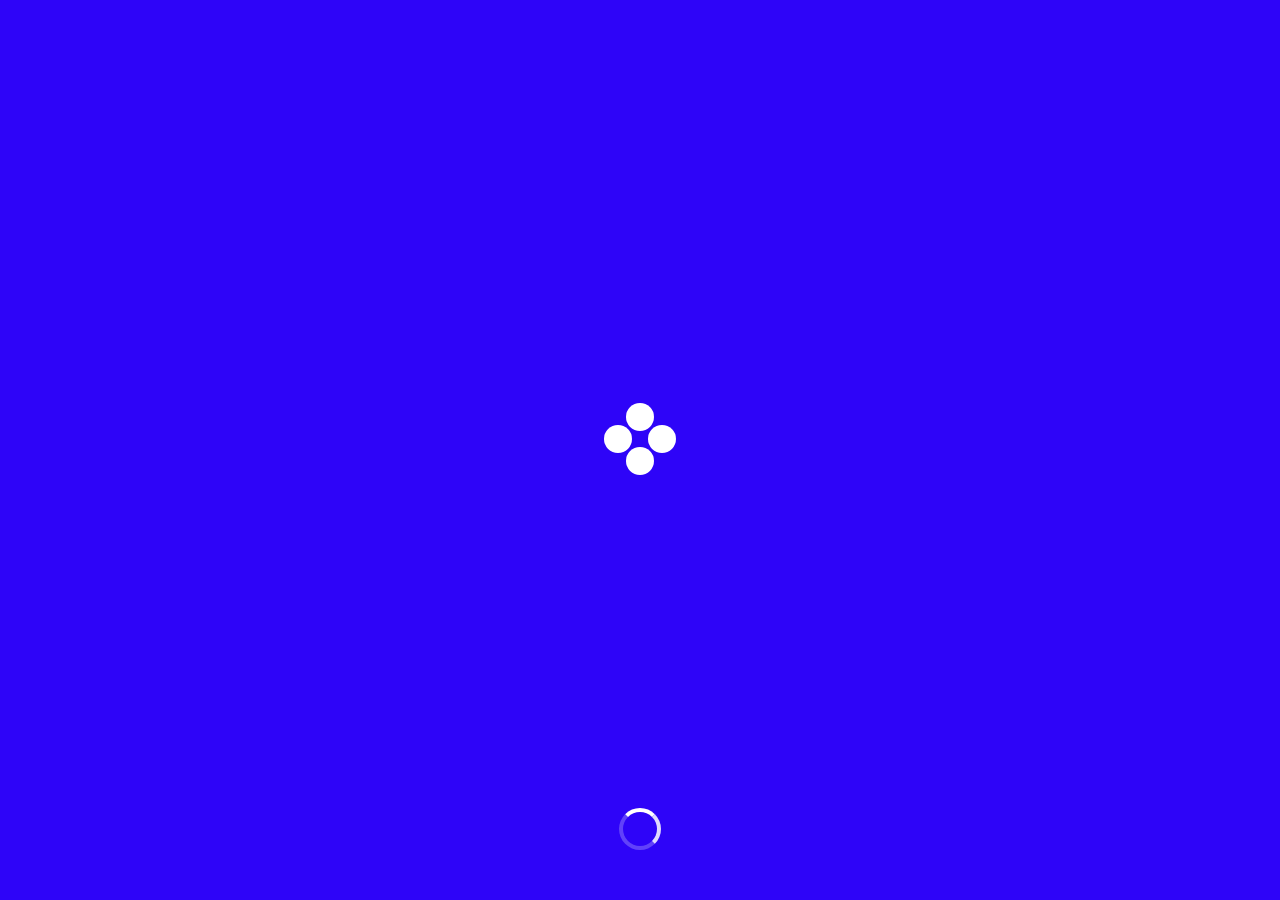
<file: index.html>
<!DOCTYPE html><!--X1e_At5pBDSjDubKDWY6l--><html lang="en" class="h-full bg-white"><head><meta charSet="utf-8"/><meta name="viewport" content="width=device-width, initial-scale=1, viewport-fit=cover"/><meta name="viewport" content="width=device-width, initial-scale=1, minimum-scale=1, viewport-fit=cover"/><link rel="preload" href="/_next/static/media/636a5ac981f94f8b-s.p.woff2" as="font" crossorigin="" type="font/woff2"/><link rel="stylesheet" href="/_next/static/css/bbfced0e66ccd7b4.css" data-precedence="next"/><link rel="preload" as="script" fetchPriority="low" href="/_next/static/chunks/webpack-228469db445c99bc.js"/><script src="/_next/static/chunks/4bd1b696-21f374d1156f834a.js" async=""></script><script src="/_next/static/chunks/493-75e53513b039471e.js" async=""></script><script src="/_next/static/chunks/main-app-ecf1c799692bf851.js" async=""></script><script src="/_next/static/chunks/app/layout-79fff3ad27f5e65a.js" async=""></script><script src="/_next/static/chunks/1-ddd54f7ad3325593.js" async=""></script><script src="/_next/static/chunks/app/page-27183e16597a9a8c.js" async=""></script><meta name="next-size-adjust" content=""/><meta name="theme-color" content="#2e04f8"/><meta name="apple-mobile-web-app-capable" content="yes"/><meta name="apple-mobile-web-app-status-bar-style" content="black-translucent"/><meta name="theme-color" content="#2e04f8"/><title>EduRise</title><meta name="description" content="EduRise mobile learning platform with Breacher authentication, course creation, secure checkout, and enrolled course learning dashboard."/><link rel="manifest" href="/manifest.json"/><meta property="og:title" content="EduRise"/><meta property="og:description" content="EduRise mobile learning platform with Breacher authentication, course creation, secure checkout, and enrolled course learning dashboard."/><meta property="og:type" content="website"/><meta name="twitter:card" content="summary_large_image"/><meta name="twitter:title" content="EduRise"/><meta name="twitter:description" content="EduRise mobile learning platform with Breacher authentication, course creation, secure checkout, and enrolled course learning dashboard."/><script src="/_next/static/chunks/polyfills-42372ed130431b0a.js" noModule=""></script></head><body class="__className_a11773 antialiased"><div hidden=""><!--$--><!--/$--></div><!--$--><div class="app-container"><div id="splashScreen" class="splash-screen " role="status" aria-label="Loading EduRise"><div class="splash-center"><div class="clover-white"><div class="circle top"></div><div class="circle bottom"></div><div class="circle left"></div><div class="circle right"></div></div></div><div class="loader-ring"></div></div><div id="screenOnboarding" class="screen screen-onboarding "><div class="header"><div class="clover-brown"><div class="circle top"></div><div class="circle bottom"></div><div class="circle left"></div><div class="circle right"></div></div><div class="subtitle">Your Story in Every Snap</div></div><div class="grid-container"><div class="grid-row" style="transform:translateX(-15px)"><div class="pill pill-sm pill-bg-dark"></div><div class="pill pill-sm pill-bg-light"></div><div class="pill pill-sm pill-bg-light"></div><div class="pill pill-photo-wide" style="background-image:url(&#x27;https://images.unsplash.com/photo-1544717305-2782549b5136?q=80&amp;w=600&amp;auto=format&amp;fit=crop&#x27;)"></div><div class="pill pill-sm pill-bg-light"></div></div><div class="grid-row" style="transform:translateX(-5px)"><div class="pill pill-photo-medium" style="background-image:url(&#x27;https://images.unsplash.com/photo-1579783902614-a3fb3927b675?q=80&amp;w=600&amp;auto=format&amp;fit=crop&#x27;)"></div><div class="pill pill-sm pill-bg-light"></div><div class="pill pill-sm pill-bg-light"></div><div class="pill pill-sm pill-bg-light"></div><div class="pill pill-sm pill-bg-light"></div><div class="pill pill-sm pill-bg-dark"></div></div><div class="grid-row" style="transform:translateX(-20px)"><div class="pill pill-sm pill-bg-light"></div><div class="pill pill-sm pill-bg-light"></div><div class="pill pill-sm pill-bg-light"></div><div class="pill pill-sm pill-bg-dark"></div><div class="pill pill-sm pill-bg-light"></div><div class="pill pill-sm pill-bg-light"></div><div class="pill pill-sm pill-bg-light"></div><div class="pill pill-photo-wide" style="background-image:url(&#x27;https://images.unsplash.com/photo-1534447677768-be436bb09401?q=80&amp;w=600&amp;auto=format&amp;fit=crop&#x27;)"></div></div><div class="grid-row" style="transform:translateX(-10px)"><div class="pill pill-sm pill-bg-dark"></div><div class="pill pill-sm pill-bg-light"></div><div class="pill pill-sm pill-bg-light"></div><div class="pill pill-sm pill-bg-light"></div><div class="pill pill-photo-wide" style="background-image:url(&#x27;https://images.unsplash.com/photo-1516589178581-6cd7833ae3b2?q=80&amp;w=600&amp;auto=format&amp;fit=crop&#x27;)"></div><div class="pill pill-sm pill-bg-light"></div></div><div class="grid-row" style="transform:translateX(-30px)"><div class="pill pill-photo-medium" style="background-image:url(&#x27;https://images.unsplash.com/photo-1507525428034-b723cf961d3e?q=80&amp;w=600&amp;auto=format&amp;fit=crop&#x27;)"></div><div class="pill pill-sm pill-bg-light"></div><div class="pill pill-sm pill-bg-light"></div><div class="pill pill-sm pill-bg-light"></div><div class="pill pill-sm pill-bg-dark"></div><div class="pill pill-photo-circle" style="background-image:url(&#x27;https://images.unsplash.com/photo-1518837695005-2083093ee35b?q=80&amp;w=600&amp;auto=format&amp;fit=crop&#x27;)"></div></div></div><div class="btn-container"><button id="startBtn" class="btn-primary">Start</button></div></div></div><!--/$--><!--$--><!--/$--><script src="/_next/static/chunks/webpack-228469db445c99bc.js" id="_R_" async=""></script><script>(self.__next_f=self.__next_f||[]).push([0])</script><script>self.__next_f.push([1,"1:\"$Sreact.fragment\"\n2:I[9721,[\"177\",\"static/chunks/app/layout-79fff3ad27f5e65a.js\"],\"DynamicThemeColor\"]\n3:I[9766,[],\"\"]\n4:I[8924,[],\"\"]\n5:I[9021,[\"177\",\"static/chunks/app/layout-79fff3ad27f5e65a.js\"],\"\"]\n6:I[1959,[],\"ClientPageRoot\"]\n7:I[2469,[\"1\",\"static/chunks/1-ddd54f7ad3325593.js\",\"974\",\"static/chunks/app/page-27183e16597a9a8c.js\"],\"default\"]\na:I[4431,[],\"OutletBoundary\"]\nc:I[5278,[],\"AsyncMetadataOutlet\"]\ne:I[4431,[],\"ViewportBoundary\"]\n10:I[4431,[],\"MetadataBoundary\"]\n11:\"$Sreact.suspense\"\n13:I[7150,[],\"\"]\n:HL[\"/_next/static/media/636a5ac981f94f8b-s.p.woff2\",\"font\",{\"crossOrigin\":\"\",\"type\":\"font/woff2\"}]\n:HL[\"/_next/static/css/bbfced0e66ccd7b4.css\",\"style\"]\n"])</script><script>self.__next_f.push([1,"0:{\"P\":null,\"b\":\"X1e_At5pBDSjDubKDWY6l\",\"p\":\"\",\"c\":[\"\",\"\"],\"i\":false,\"f\":[[[\"\",{\"children\":[\"__PAGE__\",{}]},\"$undefined\",\"$undefined\",true],[\"\",[\"$\",\"$1\",\"c\",{\"children\":[[[\"$\",\"link\",\"0\",{\"rel\":\"stylesheet\",\"href\":\"/_next/static/css/bbfced0e66ccd7b4.css\",\"precedence\":\"next\",\"crossOrigin\":\"$undefined\",\"nonce\":\"$undefined\"}]],[\"$\",\"html\",null,{\"lang\":\"en\",\"className\":\"h-full bg-white\",\"children\":[[\"$\",\"head\",null,{\"children\":[[\"$\",\"meta\",null,{\"name\":\"theme-color\",\"content\":\"#2e04f8\"}],[\"$\",\"meta\",null,{\"name\":\"viewport\",\"content\":\"width=device-width, initial-scale=1, viewport-fit=cover\"}],[\"$\",\"meta\",null,{\"name\":\"apple-mobile-web-app-capable\",\"content\":\"yes\"}],[\"$\",\"meta\",null,{\"name\":\"apple-mobile-web-app-status-bar-style\",\"content\":\"black-translucent\"}]]}],[\"$\",\"body\",null,{\"className\":\"__className_a11773 antialiased\",\"suppressHydrationWarning\":true,\"children\":[[\"$\",\"$L2\",null,{}],[\"$\",\"$L3\",null,{\"parallelRouterKey\":\"children\",\"error\":\"$undefined\",\"errorStyles\":\"$undefined\",\"errorScripts\":\"$undefined\",\"template\":[\"$\",\"$L4\",null,{}],\"templateStyles\":\"$undefined\",\"templateScripts\":\"$undefined\",\"notFound\":[[\"$\",\"div\",null,{\"className\":\"flex flex-col items-center justify-center min-h-screen\",\"children\":[\"$\",\"h1\",null,{\"children\":\"404 - Page Not Found\"}]}],[]],\"forbidden\":\"$undefined\",\"unauthorized\":\"$undefined\"}],[\"$\",\"$L5\",null,{\"src\":\"/pwa.js\",\"strategy\":\"lazyOnload\"}]]}]]}]]}],{\"children\":[\"__PAGE__\",[\"$\",\"$1\",\"c\",{\"children\":[[\"$\",\"$L6\",null,{\"Component\":\"$7\",\"searchParams\":{},\"params\":{},\"promises\":[\"$@8\",\"$@9\"]}],null,[\"$\",\"$La\",null,{\"children\":[\"$Lb\",[\"$\",\"$Lc\",null,{\"promise\":\"$@d\"}]]}]]}],{},null,false]},null,false],[\"$\",\"$1\",\"h\",{\"children\":[null,[[\"$\",\"$Le\",null,{\"children\":\"$Lf\"}],[\"$\",\"meta\",null,{\"name\":\"next-size-adjust\",\"content\":\"\"}]],[\"$\",\"$L10\",null,{\"children\":[\"$\",\"div\",null,{\"hidden\":true,\"children\":[\"$\",\"$11\",null,{\"fallback\":null,\"children\":\"$L12\"}]}]}]]}],false]],\"m\":\"$undefined\",\"G\":[\"$13\",[]],\"s\":false,\"S\":true}\n"])</script><script>self.__next_f.push([1,"8:{}\n9:\"$0:f:0:1:2:children:1:props:children:0:props:params\"\n"])</script><script>self.__next_f.push([1,"f:[[\"$\",\"meta\",\"0\",{\"charSet\":\"utf-8\"}],[\"$\",\"meta\",\"1\",{\"name\":\"viewport\",\"content\":\"width=device-width, initial-scale=1, minimum-scale=1, viewport-fit=cover\"}],[\"$\",\"meta\",\"2\",{\"name\":\"theme-color\",\"content\":\"#2e04f8\"}]]\nb:null\n"])</script><script>self.__next_f.push([1,"d:{\"metadata\":[[\"$\",\"title\",\"0\",{\"children\":\"EduRise\"}],[\"$\",\"meta\",\"1\",{\"name\":\"description\",\"content\":\"EduRise mobile learning platform with Breacher authentication, course creation, secure checkout, and enrolled course learning dashboard.\"}],[\"$\",\"link\",\"2\",{\"rel\":\"manifest\",\"href\":\"/manifest.json\",\"crossOrigin\":\"$undefined\"}],[\"$\",\"meta\",\"3\",{\"property\":\"og:title\",\"content\":\"EduRise\"}],[\"$\",\"meta\",\"4\",{\"property\":\"og:description\",\"content\":\"EduRise mobile learning platform with Breacher authentication, course creation, secure checkout, and enrolled course learning dashboard.\"}],[\"$\",\"meta\",\"5\",{\"property\":\"og:type\",\"content\":\"website\"}],[\"$\",\"meta\",\"6\",{\"name\":\"twitter:card\",\"content\":\"summary_large_image\"}],[\"$\",\"meta\",\"7\",{\"name\":\"twitter:title\",\"content\":\"EduRise\"}],[\"$\",\"meta\",\"8\",{\"name\":\"twitter:description\",\"content\":\"EduRise mobile learning platform with Breacher authentication, course creation, secure checkout, and enrolled course learning dashboard.\"}]],\"error\":null,\"digest\":\"$undefined\"}\n"])</script><script>self.__next_f.push([1,"12:\"$d:metadata\"\n"])</script></body></html>
</file>
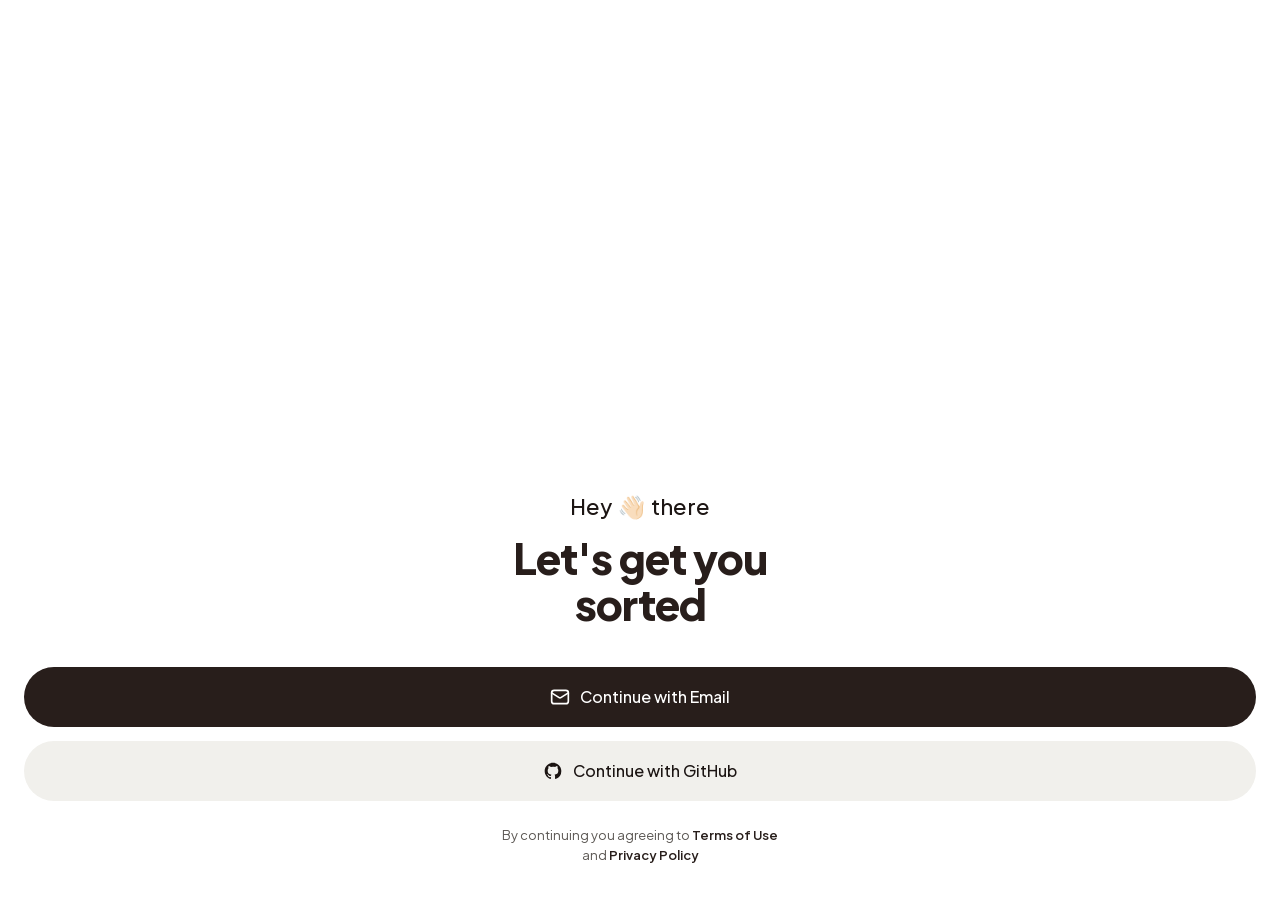
<file: auth.html>
<!DOCTYPE html><!--X1e_At5pBDSjDubKDWY6l--><html lang="en" class="h-full bg-white"><head><meta charSet="utf-8"/><meta name="viewport" content="width=device-width, initial-scale=1, viewport-fit=cover"/><meta name="viewport" content="width=device-width, initial-scale=1, minimum-scale=1, viewport-fit=cover"/><link rel="preload" href="/_next/static/media/636a5ac981f94f8b-s.p.woff2" as="font" crossorigin="" type="font/woff2"/><link rel="stylesheet" href="/_next/static/css/bbfced0e66ccd7b4.css" data-precedence="next"/><link rel="preload" as="script" fetchPriority="low" href="/_next/static/chunks/webpack-228469db445c99bc.js"/><script src="/_next/static/chunks/4bd1b696-21f374d1156f834a.js" async=""></script><script src="/_next/static/chunks/493-75e53513b039471e.js" async=""></script><script src="/_next/static/chunks/main-app-ecf1c799692bf851.js" async=""></script><script src="/_next/static/chunks/app/layout-79fff3ad27f5e65a.js" async=""></script><script src="/_next/static/chunks/1-ddd54f7ad3325593.js" async=""></script><script src="/_next/static/chunks/app/auth/page-0bf3e104fa9bb181.js" async=""></script><meta name="next-size-adjust" content=""/><meta name="theme-color" content="#2e04f8"/><meta name="apple-mobile-web-app-capable" content="yes"/><meta name="apple-mobile-web-app-status-bar-style" content="black-translucent"/><meta name="theme-color" content="#2e04f8"/><title>EduRise</title><meta name="description" content="EduRise mobile learning platform with Breacher authentication, course creation, secure checkout, and enrolled course learning dashboard."/><link rel="manifest" href="/manifest.json"/><meta property="og:title" content="EduRise"/><meta property="og:description" content="EduRise mobile learning platform with Breacher authentication, course creation, secure checkout, and enrolled course learning dashboard."/><meta property="og:type" content="website"/><meta name="twitter:card" content="summary_large_image"/><meta name="twitter:title" content="EduRise"/><meta name="twitter:description" content="EduRise mobile learning platform with Breacher authentication, course creation, secure checkout, and enrolled course learning dashboard."/><script src="/_next/static/chunks/polyfills-42372ed130431b0a.js" noModule=""></script></head><body class="__className_a11773 antialiased"><div hidden=""><!--$--><!--/$--></div><!--$!--><template data-dgst="BAILOUT_TO_CLIENT_SIDE_RENDERING"></template><div class="flex justify-center items-center min-h-screen bg-[#F3F3F8]"><svg xmlns="http://www.w3.org/2000/svg" width="24" height="24" viewBox="0 0 24 24" fill="none" stroke="currentColor" stroke-width="2" stroke-linecap="round" stroke-linejoin="round" class="lucide lucide-loader-circle w-8 h-8 text-[#7B4EFF] animate-spin" aria-hidden="true"><path d="M21 12a9 9 0 1 1-6.219-8.56"></path></svg></div><!--/$--><!--$--><!--/$--><script src="/_next/static/chunks/webpack-228469db445c99bc.js" id="_R_" async=""></script><script>(self.__next_f=self.__next_f||[]).push([0])</script><script>self.__next_f.push([1,"1:\"$Sreact.fragment\"\n2:I[9721,[\"177\",\"static/chunks/app/layout-79fff3ad27f5e65a.js\"],\"DynamicThemeColor\"]\n3:I[9766,[],\"\"]\n4:I[8924,[],\"\"]\n5:I[9021,[\"177\",\"static/chunks/app/layout-79fff3ad27f5e65a.js\"],\"\"]\n6:I[1959,[],\"ClientPageRoot\"]\n7:I[2193,[\"1\",\"static/chunks/1-ddd54f7ad3325593.js\",\"365\",\"static/chunks/app/auth/page-0bf3e104fa9bb181.js\"],\"default\"]\na:I[4431,[],\"OutletBoundary\"]\nc:I[5278,[],\"AsyncMetadataOutlet\"]\ne:I[4431,[],\"ViewportBoundary\"]\n10:I[4431,[],\"MetadataBoundary\"]\n11:\"$Sreact.suspense\"\n13:I[7150,[],\"\"]\n:HL[\"/_next/static/media/636a5ac981f94f8b-s.p.woff2\",\"font\",{\"crossOrigin\":\"\",\"type\":\"font/woff2\"}]\n:HL[\"/_next/static/css/bbfced0e66ccd7b4.css\",\"style\"]\n"])</script><script>self.__next_f.push([1,"0:{\"P\":null,\"b\":\"X1e_At5pBDSjDubKDWY6l\",\"p\":\"\",\"c\":[\"\",\"auth\"],\"i\":false,\"f\":[[[\"\",{\"children\":[\"auth\",{\"children\":[\"__PAGE__\",{}]}]},\"$undefined\",\"$undefined\",true],[\"\",[\"$\",\"$1\",\"c\",{\"children\":[[[\"$\",\"link\",\"0\",{\"rel\":\"stylesheet\",\"href\":\"/_next/static/css/bbfced0e66ccd7b4.css\",\"precedence\":\"next\",\"crossOrigin\":\"$undefined\",\"nonce\":\"$undefined\"}]],[\"$\",\"html\",null,{\"lang\":\"en\",\"className\":\"h-full bg-white\",\"children\":[[\"$\",\"head\",null,{\"children\":[[\"$\",\"meta\",null,{\"name\":\"theme-color\",\"content\":\"#2e04f8\"}],[\"$\",\"meta\",null,{\"name\":\"viewport\",\"content\":\"width=device-width, initial-scale=1, viewport-fit=cover\"}],[\"$\",\"meta\",null,{\"name\":\"apple-mobile-web-app-capable\",\"content\":\"yes\"}],[\"$\",\"meta\",null,{\"name\":\"apple-mobile-web-app-status-bar-style\",\"content\":\"black-translucent\"}]]}],[\"$\",\"body\",null,{\"className\":\"__className_a11773 antialiased\",\"suppressHydrationWarning\":true,\"children\":[[\"$\",\"$L2\",null,{}],[\"$\",\"$L3\",null,{\"parallelRouterKey\":\"children\",\"error\":\"$undefined\",\"errorStyles\":\"$undefined\",\"errorScripts\":\"$undefined\",\"template\":[\"$\",\"$L4\",null,{}],\"templateStyles\":\"$undefined\",\"templateScripts\":\"$undefined\",\"notFound\":[[\"$\",\"div\",null,{\"className\":\"flex flex-col items-center justify-center min-h-screen\",\"children\":[\"$\",\"h1\",null,{\"children\":\"404 - Page Not Found\"}]}],[]],\"forbidden\":\"$undefined\",\"unauthorized\":\"$undefined\"}],[\"$\",\"$L5\",null,{\"src\":\"/pwa.js\",\"strategy\":\"lazyOnload\"}]]}]]}]]}],{\"children\":[\"auth\",[\"$\",\"$1\",\"c\",{\"children\":[null,[\"$\",\"$L3\",null,{\"parallelRouterKey\":\"children\",\"error\":\"$undefined\",\"errorStyles\":\"$undefined\",\"errorScripts\":\"$undefined\",\"template\":[\"$\",\"$L4\",null,{}],\"templateStyles\":\"$undefined\",\"templateScripts\":\"$undefined\",\"notFound\":\"$undefined\",\"forbidden\":\"$undefined\",\"unauthorized\":\"$undefined\"}]]}],{\"children\":[\"__PAGE__\",[\"$\",\"$1\",\"c\",{\"children\":[[\"$\",\"$L6\",null,{\"Component\":\"$7\",\"searchParams\":{},\"params\":{},\"promises\":[\"$@8\",\"$@9\"]}],null,[\"$\",\"$La\",null,{\"children\":[\"$Lb\",[\"$\",\"$Lc\",null,{\"promise\":\"$@d\"}]]}]]}],{},null,false]},null,false]},null,false],[\"$\",\"$1\",\"h\",{\"children\":[null,[[\"$\",\"$Le\",null,{\"children\":\"$Lf\"}],[\"$\",\"meta\",null,{\"name\":\"next-size-adjust\",\"content\":\"\"}]],[\"$\",\"$L10\",null,{\"children\":[\"$\",\"div\",null,{\"hidden\":true,\"children\":[\"$\",\"$11\",null,{\"fallback\":null,\"children\":\"$L12\"}]}]}]]}],false]],\"m\":\"$undefined\",\"G\":[\"$13\",[]],\"s\":false,\"S\":true}\n"])</script><script>self.__next_f.push([1,"8:{}\n9:\"$0:f:0:1:2:children:2:children:1:props:children:0:props:params\"\n"])</script><script>self.__next_f.push([1,"f:[[\"$\",\"meta\",\"0\",{\"charSet\":\"utf-8\"}],[\"$\",\"meta\",\"1\",{\"name\":\"viewport\",\"content\":\"width=device-width, initial-scale=1, minimum-scale=1, viewport-fit=cover\"}],[\"$\",\"meta\",\"2\",{\"name\":\"theme-color\",\"content\":\"#2e04f8\"}]]\nb:null\n"])</script><script>self.__next_f.push([1,"d:{\"metadata\":[[\"$\",\"title\",\"0\",{\"children\":\"EduRise\"}],[\"$\",\"meta\",\"1\",{\"name\":\"description\",\"content\":\"EduRise mobile learning platform with Breacher authentication, course creation, secure checkout, and enrolled course learning dashboard.\"}],[\"$\",\"link\",\"2\",{\"rel\":\"manifest\",\"href\":\"/manifest.json\",\"crossOrigin\":\"$undefined\"}],[\"$\",\"meta\",\"3\",{\"property\":\"og:title\",\"content\":\"EduRise\"}],[\"$\",\"meta\",\"4\",{\"property\":\"og:description\",\"content\":\"EduRise mobile learning platform with Breacher authentication, course creation, secure checkout, and enrolled course learning dashboard.\"}],[\"$\",\"meta\",\"5\",{\"property\":\"og:type\",\"content\":\"website\"}],[\"$\",\"meta\",\"6\",{\"name\":\"twitter:card\",\"content\":\"summary_large_image\"}],[\"$\",\"meta\",\"7\",{\"name\":\"twitter:title\",\"content\":\"EduRise\"}],[\"$\",\"meta\",\"8\",{\"name\":\"twitter:description\",\"content\":\"EduRise mobile learning platform with Breacher authentication, course creation, secure checkout, and enrolled course learning dashboard.\"}]],\"error\":null,\"digest\":\"$undefined\"}\n"])</script><script>self.__next_f.push([1,"12:\"$d:metadata\"\n"])</script></body></html>
</file>
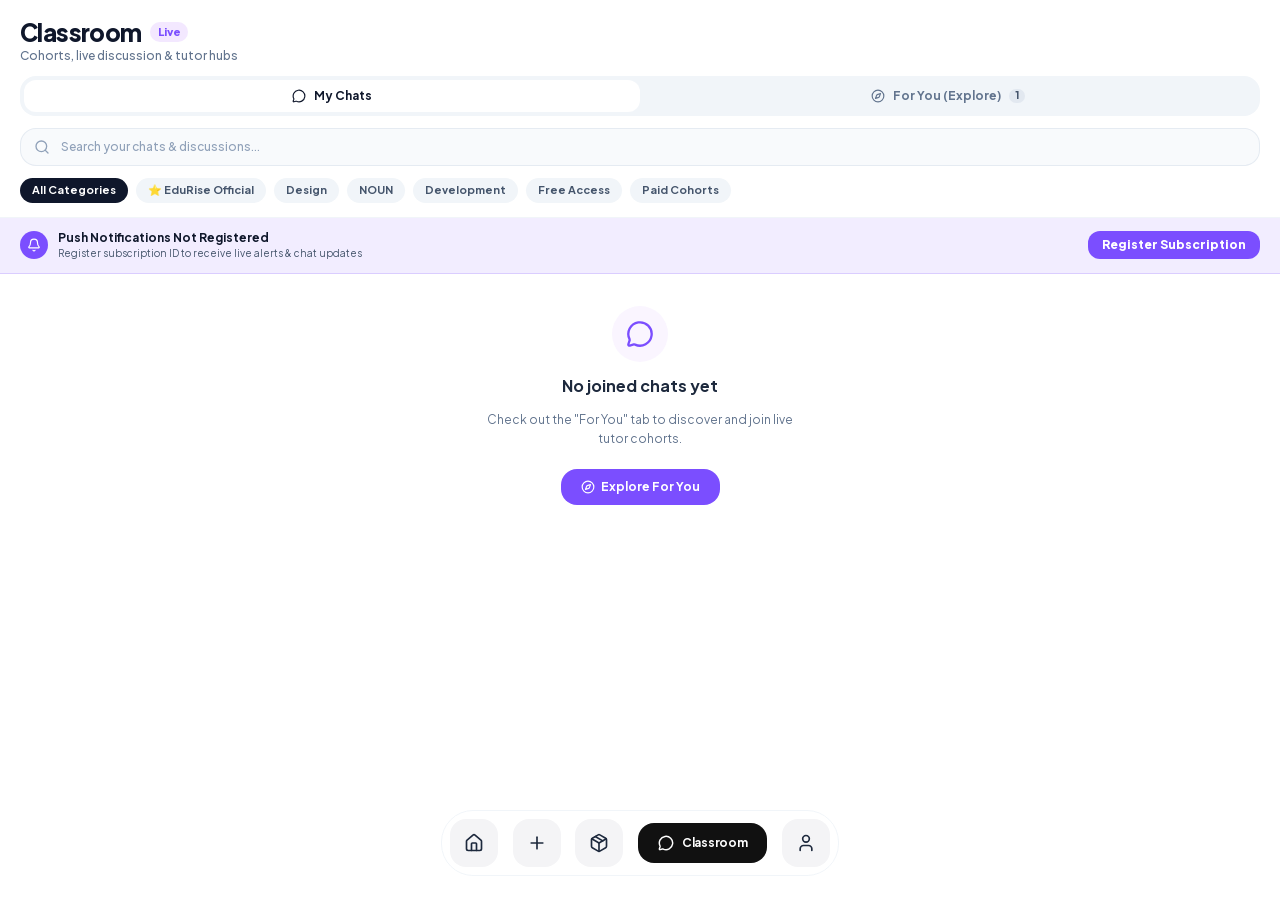
<file: classroom.html>
<!DOCTYPE html><!--X1e_At5pBDSjDubKDWY6l--><html lang="en" class="h-full bg-white"><head><meta charSet="utf-8"/><meta name="viewport" content="width=device-width, initial-scale=1, viewport-fit=cover"/><meta name="viewport" content="width=device-width, initial-scale=1, minimum-scale=1, viewport-fit=cover"/><link rel="preload" href="/_next/static/media/636a5ac981f94f8b-s.p.woff2" as="font" crossorigin="" type="font/woff2"/><link rel="stylesheet" href="/_next/static/css/bbfced0e66ccd7b4.css" data-precedence="next"/><link rel="preload" as="script" fetchPriority="low" href="/_next/static/chunks/webpack-228469db445c99bc.js"/><script src="/_next/static/chunks/4bd1b696-21f374d1156f834a.js" async=""></script><script src="/_next/static/chunks/493-75e53513b039471e.js" async=""></script><script src="/_next/static/chunks/main-app-ecf1c799692bf851.js" async=""></script><script src="/_next/static/chunks/app/layout-79fff3ad27f5e65a.js" async=""></script><script src="/_next/static/chunks/780-c772fd2c9d9d5084.js" async=""></script><script src="/_next/static/chunks/1-ddd54f7ad3325593.js" async=""></script><script src="/_next/static/chunks/app/classroom/page-6dae598b0b538306.js" async=""></script><meta name="next-size-adjust" content=""/><meta name="theme-color" content="#2e04f8"/><meta name="apple-mobile-web-app-capable" content="yes"/><meta name="apple-mobile-web-app-status-bar-style" content="black-translucent"/><meta name="theme-color" content="#2e04f8"/><title>EduRise</title><meta name="description" content="EduRise mobile learning platform with Breacher authentication, course creation, secure checkout, and enrolled course learning dashboard."/><link rel="manifest" href="/manifest.json"/><meta property="og:title" content="EduRise"/><meta property="og:description" content="EduRise mobile learning platform with Breacher authentication, course creation, secure checkout, and enrolled course learning dashboard."/><meta property="og:type" content="website"/><meta name="twitter:card" content="summary_large_image"/><meta name="twitter:title" content="EduRise"/><meta name="twitter:description" content="EduRise mobile learning platform with Breacher authentication, course creation, secure checkout, and enrolled course learning dashboard."/><script src="/_next/static/chunks/polyfills-42372ed130431b0a.js" noModule=""></script></head><body class="__className_a11773 antialiased"><div hidden=""><!--$--><!--/$--></div><div class="w-full min-h-screen bg-white overflow-x-hidden relative flex flex-col border-none shadow-none"><header class="bg-white px-5 pt-4 pb-2.5 flex flex-col space-y-3 border-b border-slate-100 shrink-0 sticky top-0 z-20"><div class="flex items-center justify-between"><div class="flex flex-col"><div class="flex items-center space-x-2"><h1 class="text-2xl font-black text-slate-900 tracking-tight">Classroom</h1><span class="bg-purple-100 text-[#7B4EFF] text-[11px] font-extrabold px-2 py-0.5 rounded-full">Live</span></div><p class="text-xs text-slate-500 font-medium">Cohorts, live discussion &amp; tutor hubs</p></div></div><div class="grid grid-cols-2 bg-slate-100 p-1 rounded-2xl"><button type="button" class="py-2 rounded-xl text-xs font-bold transition-all flex items-center justify-center space-x-2 cursor-pointer bg-white text-slate-900 shadow-xs"><svg xmlns="http://www.w3.org/2000/svg" width="24" height="24" viewBox="0 0 24 24" fill="none" stroke="currentColor" stroke-width="2" stroke-linecap="round" stroke-linejoin="round" class="lucide lucide-message-circle w-3.5 h-3.5" aria-hidden="true"><path d="M2.992 16.342a2 2 0 0 1 .094 1.167l-1.065 3.29a1 1 0 0 0 1.236 1.168l3.413-.998a2 2 0 0 1 1.099.092 10 10 0 1 0-4.777-4.719"></path></svg><span>My Chats</span></button><button type="button" class="py-2 rounded-xl text-xs font-bold transition-all flex items-center justify-center space-x-2 cursor-pointer text-slate-500 hover:text-slate-800"><svg xmlns="http://www.w3.org/2000/svg" width="24" height="24" viewBox="0 0 24 24" fill="none" stroke="currentColor" stroke-width="2" stroke-linecap="round" stroke-linejoin="round" class="lucide lucide-compass w-3.5 h-3.5" aria-hidden="true"><path d="m16.24 7.76-1.804 5.411a2 2 0 0 1-1.265 1.265L7.76 16.24l1.804-5.411a2 2 0 0 1 1.265-1.265z"></path><circle cx="12" cy="12" r="10"></circle></svg><span>For You (Explore)</span></button></div><div class="relative"><svg xmlns="http://www.w3.org/2000/svg" width="24" height="24" viewBox="0 0 24 24" fill="none" stroke="currentColor" stroke-width="2" stroke-linecap="round" stroke-linejoin="round" class="lucide lucide-search w-4 h-4 text-slate-400 absolute left-3.5 top-1/2 -translate-y-1/2" aria-hidden="true"><path d="m21 21-4.34-4.34"></path><circle cx="11" cy="11" r="8"></circle></svg><input type="text" placeholder="Search your chats &amp; discussions..." class="w-full bg-slate-50 border border-slate-200/80 rounded-2xl pl-10 pr-4 py-2.5 text-xs text-slate-900 font-medium placeholder:text-slate-400 focus:outline-none focus:border-[#7B4EFF] focus:bg-white transition-all" value=""/></div><div class="flex items-center space-x-2 overflow-x-auto pb-1 scrollbar-none"><button type="button" class="px-3 py-1 rounded-full text-[11px] font-bold whitespace-nowrap transition-all cursor-pointer bg-slate-900 text-white shadow-xs">All Categories</button><button type="button" class="px-3 py-1 rounded-full text-[11px] font-bold whitespace-nowrap transition-all cursor-pointer bg-slate-100 text-slate-600 hover:bg-slate-200">⭐ EduRise Official</button><button type="button" class="px-3 py-1 rounded-full text-[11px] font-bold whitespace-nowrap transition-all cursor-pointer bg-slate-100 text-slate-600 hover:bg-slate-200">Design</button><button type="button" class="px-3 py-1 rounded-full text-[11px] font-bold whitespace-nowrap transition-all cursor-pointer bg-slate-100 text-slate-600 hover:bg-slate-200">NOUN</button><button type="button" class="px-3 py-1 rounded-full text-[11px] font-bold whitespace-nowrap transition-all cursor-pointer bg-slate-100 text-slate-600 hover:bg-slate-200">Development</button><button type="button" class="px-3 py-1 rounded-full text-[11px] font-bold whitespace-nowrap transition-all cursor-pointer bg-slate-100 text-slate-600 hover:bg-slate-200">Free Access</button><button type="button" class="px-3 py-1 rounded-full text-[11px] font-bold whitespace-nowrap transition-all cursor-pointer bg-slate-100 text-slate-600 hover:bg-slate-200">Paid Cohorts</button></div></header><div class="px-5 py-3 bg-[#7B4EFF]/10 border-b border-[#7B4EFF]/20 flex items-center justify-between shrink-0"><div class="flex items-center space-x-2.5 min-w-0 pr-2"><div class="w-7 h-7 rounded-full bg-[#7B4EFF] text-white flex items-center justify-center shrink-0 shadow-xs"><svg xmlns="http://www.w3.org/2000/svg" width="24" height="24" viewBox="0 0 24 24" fill="none" stroke="currentColor" stroke-width="2" stroke-linecap="round" stroke-linejoin="round" class="lucide lucide-bell w-3.5 h-3.5" aria-hidden="true"><path d="M10.268 21a2 2 0 0 0 3.464 0"></path><path d="M3.262 15.326A1 1 0 0 0 4 17h16a1 1 0 0 0 .74-1.673C19.41 13.956 18 12.499 18 8A6 6 0 0 0 6 8c0 4.499-1.411 5.956-2.738 7.326"></path></svg></div><div class="flex flex-col min-w-0"><p class="text-xs font-bold text-slate-900 truncate">Push Notifications Not Registered</p><p class="text-[10px] text-slate-600 truncate">Register subscription ID to receive live alerts &amp; chat updates</p></div></div><button type="button" class="bg-[#7B4EFF] hover:bg-[#6938EE] active:scale-95 text-white text-xs font-extrabold px-3.5 py-1.5 rounded-xl shrink-0 cursor-pointer shadow-xs disabled:opacity-50 transition-all flex items-center space-x-1"><span>Register Subscription</span></button></div><main class="flex-1 overflow-y-auto overscroll-contain bg-white pb-36 no-scrollbar"><div class="flex flex-col divide-y divide-slate-100"><div class="flex items-center gap-3.5 px-5 py-3.5 animate-pulse"><div class="w-12 h-12 rounded-2xl bg-slate-200 shrink-0"></div><div class="flex-1 space-y-2"><div class="flex justify-between items-center"><div class="h-4 bg-slate-200 rounded-md w-1/2"></div><div class="h-3 bg-slate-200 rounded w-12"></div></div><div class="h-3 bg-slate-200/70 rounded w-3/4"></div></div></div><div class="flex items-center gap-3.5 px-5 py-3.5 animate-pulse"><div class="w-12 h-12 rounded-2xl bg-slate-200 shrink-0"></div><div class="flex-1 space-y-2"><div class="flex justify-between items-center"><div class="h-4 bg-slate-200 rounded-md w-1/2"></div><div class="h-3 bg-slate-200 rounded w-12"></div></div><div class="h-3 bg-slate-200/70 rounded w-3/4"></div></div></div><div class="flex items-center gap-3.5 px-5 py-3.5 animate-pulse"><div class="w-12 h-12 rounded-2xl bg-slate-200 shrink-0"></div><div class="flex-1 space-y-2"><div class="flex justify-between items-center"><div class="h-4 bg-slate-200 rounded-md w-1/2"></div><div class="h-3 bg-slate-200 rounded w-12"></div></div><div class="h-3 bg-slate-200/70 rounded w-3/4"></div></div></div><div class="flex items-center gap-3.5 px-5 py-3.5 animate-pulse"><div class="w-12 h-12 rounded-2xl bg-slate-200 shrink-0"></div><div class="flex-1 space-y-2"><div class="flex justify-between items-center"><div class="h-4 bg-slate-200 rounded-md w-1/2"></div><div class="h-3 bg-slate-200 rounded w-12"></div></div><div class="h-3 bg-slate-200/70 rounded w-3/4"></div></div></div></div></main><nav id="floatingBottomNav" class="floating-bottom-nav-fixed bg-white/95 backdrop-blur-md rounded-[32px] p-2 flex items-center justify-between shadow-2xl border border-slate-100 pointer-events-auto transition-all" style="position:fixed;bottom:max(1.5em, calc(1.5em + env(safe-area-inset-bottom, 0px)));left:1rem;right:1rem;margin-left:auto;margin-right:auto;max-width:398px;width:calc(100% - 2rem);z-index:40" role="navigation" aria-label="Bottom Navigation"><button type="button" class="w-12 h-12 rounded-2xl bg-[#F4F4F6] text-slate-800 flex items-center justify-center hover:bg-slate-200/80 active:scale-90 transition-all cursor-pointer flex-shrink-0" aria-label="Home"><svg xmlns="http://www.w3.org/2000/svg" width="24" height="24" viewBox="0 0 24 24" fill="none" stroke="currentColor" stroke-width="2" stroke-linecap="round" stroke-linejoin="round" class="lucide lucide-house w-5 h-5 text-slate-800 stroke-[2]" aria-hidden="true"><path d="M15 21v-8a1 1 0 0 0-1-1h-4a1 1 0 0 0-1 1v8"></path><path d="M3 10a2 2 0 0 1 .709-1.528l7-6a2 2 0 0 1 2.582 0l7 6A2 2 0 0 1 21 10v9a2 2 0 0 1-2 2H5a2 2 0 0 1-2-2z"></path></svg></button><button type="button" class="w-12 h-12 rounded-2xl bg-[#F4F4F6] text-slate-800 flex items-center justify-center hover:bg-slate-200/80 active:scale-90 transition-all cursor-pointer flex-shrink-0" aria-label="Create"><svg xmlns="http://www.w3.org/2000/svg" width="24" height="24" viewBox="0 0 24 24" fill="none" stroke="currentColor" stroke-width="2" stroke-linecap="round" stroke-linejoin="round" class="lucide lucide-plus w-5 h-5 text-slate-800 stroke-[2]" aria-hidden="true"><path d="M5 12h14"></path><path d="M12 5v14"></path></svg></button><button type="button" class="w-12 h-12 rounded-2xl bg-[#F4F4F6] text-slate-800 flex items-center justify-center hover:bg-slate-200/80 active:scale-90 transition-all cursor-pointer flex-shrink-0" aria-label="Learn"><svg xmlns="http://www.w3.org/2000/svg" width="24" height="24" viewBox="0 0 24 24" fill="none" stroke="currentColor" stroke-width="2" stroke-linecap="round" stroke-linejoin="round" class="lucide lucide-package w-5 h-5 text-slate-800 stroke-[2]" aria-hidden="true"><path d="M11 21.73a2 2 0 0 0 2 0l7-4A2 2 0 0 0 21 16V8a2 2 0 0 0-1-1.73l-7-4a2 2 0 0 0-2 0l-7 4A2 2 0 0 0 3 8v8a2 2 0 0 0 1 1.73z"></path><path d="M12 22V12"></path><polyline points="3.29 7 12 12 20.71 7"></polyline><path d="m7.5 4.27 9 5.15"></path></svg></button><button type="button" class="bg-[#111111] text-white px-5 py-3 rounded-2xl flex items-center gap-2 font-bold text-xs shadow-md active:scale-95 transition-all cursor-pointer flex-shrink-0" aria-current="page"><svg xmlns="http://www.w3.org/2000/svg" width="24" height="24" viewBox="0 0 24 24" fill="none" stroke="currentColor" stroke-width="2" stroke-linecap="round" stroke-linejoin="round" class="lucide lucide-message-circle w-4 h-4 text-white stroke-[2.2]" aria-hidden="true"><path d="M2.992 16.342a2 2 0 0 1 .094 1.167l-1.065 3.29a1 1 0 0 0 1.236 1.168l3.413-.998a2 2 0 0 1 1.099.092 10 10 0 1 0-4.777-4.719"></path></svg><span class="tracking-tight">Classroom</span></button><button type="button" class="w-12 h-12 rounded-2xl bg-[#F4F4F6] text-slate-800 flex items-center justify-center hover:bg-slate-200/80 active:scale-90 transition-all cursor-pointer flex-shrink-0" aria-label="Profile"><svg xmlns="http://www.w3.org/2000/svg" width="24" height="24" viewBox="0 0 24 24" fill="none" stroke="currentColor" stroke-width="2" stroke-linecap="round" stroke-linejoin="round" class="lucide lucide-user w-5 h-5 text-slate-800 stroke-[2]" aria-hidden="true"><path d="M19 21v-2a4 4 0 0 0-4-4H9a4 4 0 0 0-4 4v2"></path><circle cx="12" cy="7" r="4"></circle></svg></button></nav></div><!--$--><!--/$--><script src="/_next/static/chunks/webpack-228469db445c99bc.js" id="_R_" async=""></script><script>(self.__next_f=self.__next_f||[]).push([0])</script><script>self.__next_f.push([1,"1:\"$Sreact.fragment\"\n2:I[9721,[\"177\",\"static/chunks/app/layout-79fff3ad27f5e65a.js\"],\"DynamicThemeColor\"]\n3:I[9766,[],\"\"]\n4:I[8924,[],\"\"]\n5:I[9021,[\"177\",\"static/chunks/app/layout-79fff3ad27f5e65a.js\"],\"\"]\n6:I[1959,[],\"ClientPageRoot\"]\n7:I[1997,[\"780\",\"static/chunks/780-c772fd2c9d9d5084.js\",\"1\",\"static/chunks/1-ddd54f7ad3325593.js\",\"734\",\"static/chunks/app/classroom/page-6dae598b0b538306.js\"],\"default\"]\na:I[4431,[],\"OutletBoundary\"]\nc:I[5278,[],\"AsyncMetadataOutlet\"]\ne:I[4431,[],\"ViewportBoundary\"]\n10:I[4431,[],\"MetadataBoundary\"]\n11:\"$Sreact.suspense\"\n13:I[7150,[],\"\"]\n:HL[\"/_next/static/media/636a5ac981f94f8b-s.p.woff2\",\"font\",{\"crossOrigin\":\"\",\"type\":\"font/woff2\"}]\n:HL[\"/_next/static/css/bbfced0e66ccd7b4.css\",\"style\"]\n"])</script><script>self.__next_f.push([1,"0:{\"P\":null,\"b\":\"X1e_At5pBDSjDubKDWY6l\",\"p\":\"\",\"c\":[\"\",\"classroom\"],\"i\":false,\"f\":[[[\"\",{\"children\":[\"classroom\",{\"children\":[\"__PAGE__\",{}]}]},\"$undefined\",\"$undefined\",true],[\"\",[\"$\",\"$1\",\"c\",{\"children\":[[[\"$\",\"link\",\"0\",{\"rel\":\"stylesheet\",\"href\":\"/_next/static/css/bbfced0e66ccd7b4.css\",\"precedence\":\"next\",\"crossOrigin\":\"$undefined\",\"nonce\":\"$undefined\"}]],[\"$\",\"html\",null,{\"lang\":\"en\",\"className\":\"h-full bg-white\",\"children\":[[\"$\",\"head\",null,{\"children\":[[\"$\",\"meta\",null,{\"name\":\"theme-color\",\"content\":\"#2e04f8\"}],[\"$\",\"meta\",null,{\"name\":\"viewport\",\"content\":\"width=device-width, initial-scale=1, viewport-fit=cover\"}],[\"$\",\"meta\",null,{\"name\":\"apple-mobile-web-app-capable\",\"content\":\"yes\"}],[\"$\",\"meta\",null,{\"name\":\"apple-mobile-web-app-status-bar-style\",\"content\":\"black-translucent\"}]]}],[\"$\",\"body\",null,{\"className\":\"__className_a11773 antialiased\",\"suppressHydrationWarning\":true,\"children\":[[\"$\",\"$L2\",null,{}],[\"$\",\"$L3\",null,{\"parallelRouterKey\":\"children\",\"error\":\"$undefined\",\"errorStyles\":\"$undefined\",\"errorScripts\":\"$undefined\",\"template\":[\"$\",\"$L4\",null,{}],\"templateStyles\":\"$undefined\",\"templateScripts\":\"$undefined\",\"notFound\":[[\"$\",\"div\",null,{\"className\":\"flex flex-col items-center justify-center min-h-screen\",\"children\":[\"$\",\"h1\",null,{\"children\":\"404 - Page Not Found\"}]}],[]],\"forbidden\":\"$undefined\",\"unauthorized\":\"$undefined\"}],[\"$\",\"$L5\",null,{\"src\":\"/pwa.js\",\"strategy\":\"lazyOnload\"}]]}]]}]]}],{\"children\":[\"classroom\",[\"$\",\"$1\",\"c\",{\"children\":[null,[\"$\",\"$L3\",null,{\"parallelRouterKey\":\"children\",\"error\":\"$undefined\",\"errorStyles\":\"$undefined\",\"errorScripts\":\"$undefined\",\"template\":[\"$\",\"$L4\",null,{}],\"templateStyles\":\"$undefined\",\"templateScripts\":\"$undefined\",\"notFound\":\"$undefined\",\"forbidden\":\"$undefined\",\"unauthorized\":\"$undefined\"}]]}],{\"children\":[\"__PAGE__\",[\"$\",\"$1\",\"c\",{\"children\":[[\"$\",\"$L6\",null,{\"Component\":\"$7\",\"searchParams\":{},\"params\":{},\"promises\":[\"$@8\",\"$@9\"]}],null,[\"$\",\"$La\",null,{\"children\":[\"$Lb\",[\"$\",\"$Lc\",null,{\"promise\":\"$@d\"}]]}]]}],{},null,false]},null,false]},null,false],[\"$\",\"$1\",\"h\",{\"children\":[null,[[\"$\",\"$Le\",null,{\"children\":\"$Lf\"}],[\"$\",\"meta\",null,{\"name\":\"next-size-adjust\",\"content\":\"\"}]],[\"$\",\"$L10\",null,{\"children\":[\"$\",\"div\",null,{\"hidden\":true,\"children\":[\"$\",\"$11\",null,{\"fallback\":null,\"children\":\"$L12\"}]}]}]]}],false]],\"m\":\"$undefined\",\"G\":[\"$13\",[]],\"s\":false,\"S\":true}\n"])</script><script>self.__next_f.push([1,"8:{}\n9:\"$0:f:0:1:2:children:2:children:1:props:children:0:props:params\"\n"])</script><script>self.__next_f.push([1,"f:[[\"$\",\"meta\",\"0\",{\"charSet\":\"utf-8\"}],[\"$\",\"meta\",\"1\",{\"name\":\"viewport\",\"content\":\"width=device-width, initial-scale=1, minimum-scale=1, viewport-fit=cover\"}],[\"$\",\"meta\",\"2\",{\"name\":\"theme-color\",\"content\":\"#2e04f8\"}]]\nb:null\n"])</script><script>self.__next_f.push([1,"d:{\"metadata\":[[\"$\",\"title\",\"0\",{\"children\":\"EduRise\"}],[\"$\",\"meta\",\"1\",{\"name\":\"description\",\"content\":\"EduRise mobile learning platform with Breacher authentication, course creation, secure checkout, and enrolled course learning dashboard.\"}],[\"$\",\"link\",\"2\",{\"rel\":\"manifest\",\"href\":\"/manifest.json\",\"crossOrigin\":\"$undefined\"}],[\"$\",\"meta\",\"3\",{\"property\":\"og:title\",\"content\":\"EduRise\"}],[\"$\",\"meta\",\"4\",{\"property\":\"og:description\",\"content\":\"EduRise mobile learning platform with Breacher authentication, course creation, secure checkout, and enrolled course learning dashboard.\"}],[\"$\",\"meta\",\"5\",{\"property\":\"og:type\",\"content\":\"website\"}],[\"$\",\"meta\",\"6\",{\"name\":\"twitter:card\",\"content\":\"summary_large_image\"}],[\"$\",\"meta\",\"7\",{\"name\":\"twitter:title\",\"content\":\"EduRise\"}],[\"$\",\"meta\",\"8\",{\"name\":\"twitter:description\",\"content\":\"EduRise mobile learning platform with Breacher authentication, course creation, secure checkout, and enrolled course learning dashboard.\"}]],\"error\":null,\"digest\":\"$undefined\"}\n"])</script><script>self.__next_f.push([1,"12:\"$d:metadata\"\n"])</script></body></html>
</file>
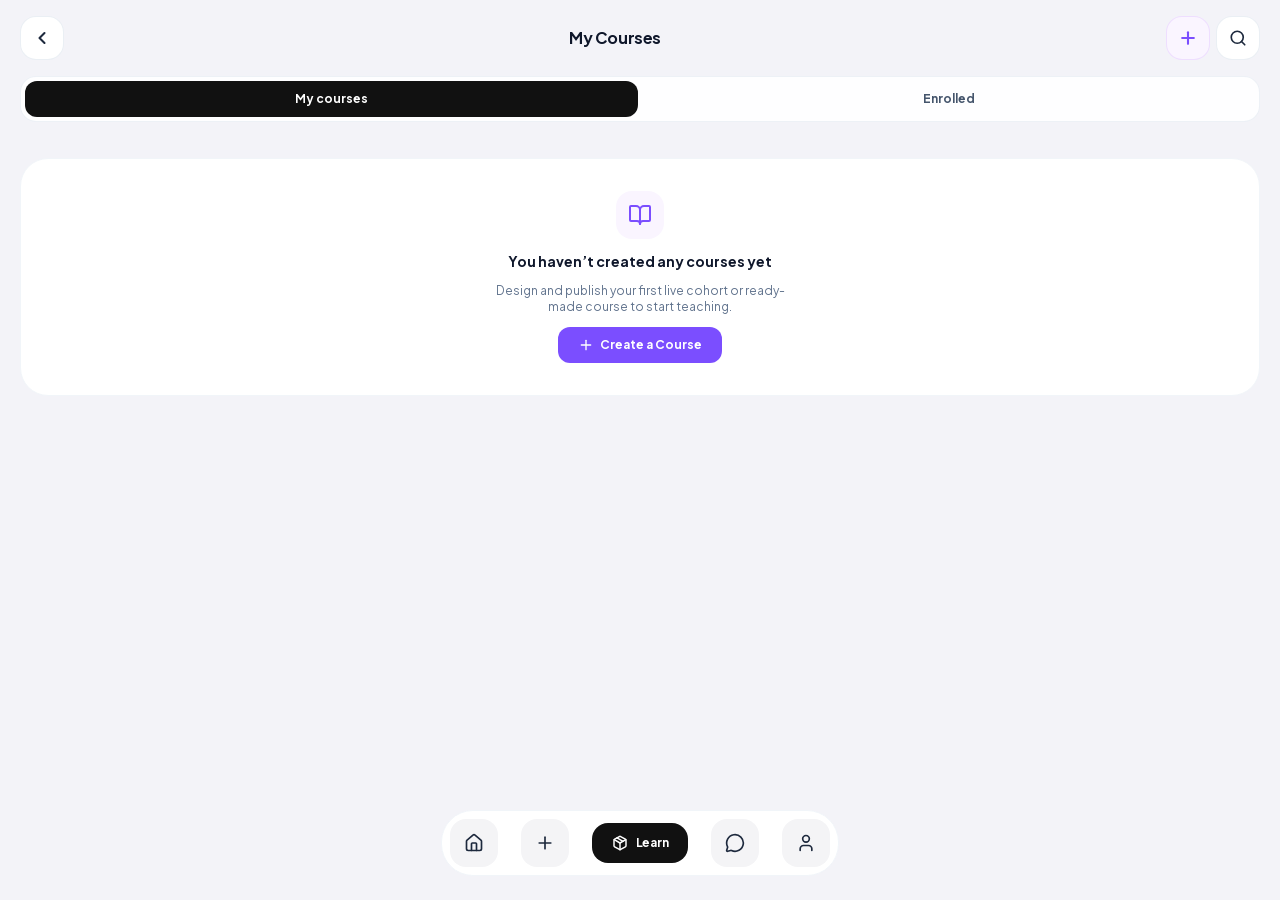
<file: learn.html>
<!DOCTYPE html><!--X1e_At5pBDSjDubKDWY6l--><html lang="en" class="h-full bg-white"><head><meta charSet="utf-8"/><meta name="viewport" content="width=device-width, initial-scale=1, viewport-fit=cover"/><meta name="viewport" content="width=device-width, initial-scale=1, minimum-scale=1, viewport-fit=cover"/><link rel="preload" href="/_next/static/media/636a5ac981f94f8b-s.p.woff2" as="font" crossorigin="" type="font/woff2"/><link rel="stylesheet" href="/_next/static/css/bbfced0e66ccd7b4.css" data-precedence="next"/><link rel="preload" as="script" fetchPriority="low" href="/_next/static/chunks/webpack-228469db445c99bc.js"/><script src="/_next/static/chunks/4bd1b696-21f374d1156f834a.js" async=""></script><script src="/_next/static/chunks/493-75e53513b039471e.js" async=""></script><script src="/_next/static/chunks/main-app-ecf1c799692bf851.js" async=""></script><script src="/_next/static/chunks/app/layout-79fff3ad27f5e65a.js" async=""></script><script src="/_next/static/chunks/780-c772fd2c9d9d5084.js" async=""></script><script src="/_next/static/chunks/1-ddd54f7ad3325593.js" async=""></script><script src="/_next/static/chunks/app/learn/page-ec34bf106f291db9.js" async=""></script><meta name="next-size-adjust" content=""/><meta name="theme-color" content="#2e04f8"/><meta name="apple-mobile-web-app-capable" content="yes"/><meta name="apple-mobile-web-app-status-bar-style" content="black-translucent"/><meta name="theme-color" content="#2e04f8"/><title>EduRise</title><meta name="description" content="EduRise mobile learning platform with Breacher authentication, course creation, secure checkout, and enrolled course learning dashboard."/><link rel="manifest" href="/manifest.json"/><meta property="og:title" content="EduRise"/><meta property="og:description" content="EduRise mobile learning platform with Breacher authentication, course creation, secure checkout, and enrolled course learning dashboard."/><meta property="og:type" content="website"/><meta name="twitter:card" content="summary_large_image"/><meta name="twitter:title" content="EduRise"/><meta name="twitter:description" content="EduRise mobile learning platform with Breacher authentication, course creation, secure checkout, and enrolled course learning dashboard."/><script src="/_next/static/chunks/polyfills-42372ed130431b0a.js" noModule=""></script></head><body class="__className_a11773 antialiased"><div hidden=""><!--$--><!--/$--></div><!--$--><div class="flex justify-center items-center w-full h-screen h-[100dvh] max-h-[100dvh] overflow-hidden bg-[#F3F3F8]"><div class="w-full bg-[#F3F3F8] h-full overflow-hidden relative flex flex-col border-none shadow-none"><header class="sticky top-0 z-30 flex-shrink-0 bg-[#F3F3F8]/95 backdrop-blur-md px-5 pt-4 pb-3 flex items-center justify-between"><button type="button" class="w-11 h-11 bg-white rounded-2xl flex items-center justify-center shadow-sm border border-slate-200/70 hover:bg-slate-50 active:scale-90 transition-transform cursor-pointer" aria-label="Go Back"><svg xmlns="http://www.w3.org/2000/svg" width="24" height="24" viewBox="0 0 24 24" fill="none" stroke="currentColor" stroke-width="2" stroke-linecap="round" stroke-linejoin="round" class="lucide lucide-chevron-left w-5 h-5 text-slate-800 stroke-[2.5]" aria-hidden="true"><path d="m15 18-6-6 6-6"></path></svg></button><h1 class="text-base font-bold text-slate-900 tracking-tight">My Courses</h1><div class="flex items-center gap-1.5"><button type="button" class="w-11 h-11 bg-purple-50 rounded-2xl flex items-center justify-center text-[#7B4EFF] border border-purple-200/70 hover:bg-purple-100 active:scale-90 transition-transform cursor-pointer" title="Create New Course" aria-label="Create New Course"><svg xmlns="http://www.w3.org/2000/svg" width="24" height="24" viewBox="0 0 24 24" fill="none" stroke="currentColor" stroke-width="2" stroke-linecap="round" stroke-linejoin="round" class="lucide lucide-plus w-5 h-5 stroke-[2.5]" aria-hidden="true"><path d="M5 12h14"></path><path d="M12 5v14"></path></svg></button><button type="button" class="w-11 h-11 rounded-2xl flex items-center justify-center shadow-sm border transition-all active:scale-90 cursor-pointer bg-white text-slate-800 border-slate-200/70 hover:bg-slate-50" aria-label="Search courses"><svg xmlns="http://www.w3.org/2000/svg" width="24" height="24" viewBox="0 0 24 24" fill="none" stroke="currentColor" stroke-width="2" stroke-linecap="round" stroke-linejoin="round" class="lucide lucide-search w-4.5 h-4.5 stroke-[2.2]" aria-hidden="true"><path d="m21 21-4.34-4.34"></path><circle cx="11" cy="11" r="8"></circle></svg></button></div></header><div class="px-5 pt-1 pb-3 flex-shrink-0"><div class="bg-white/90 p-1 rounded-2xl flex items-center border border-slate-200/60 shadow-sm gap-1"><button type="button" class="flex-1 py-2.5 px-3 rounded-xl text-xs font-bold transition-all text-center whitespace-nowrap cursor-pointer active:scale-98 flex items-center justify-center gap-1.5 bg-[#111111] text-white shadow-sm"><span>My courses</span></button><button type="button" class="flex-1 py-2.5 px-3 rounded-xl text-xs font-bold transition-all text-center whitespace-nowrap cursor-pointer active:scale-98 text-slate-600 hover:text-slate-900"><span>Enrolled</span></button></div></div><main class="flex-1 overflow-y-auto overscroll-contain px-5 pb-36 space-y-4 scrollbar-none" style="-webkit-overflow-scrolling:touch"><div class="space-y-4 animate-pulse pt-2"><div class="bg-white rounded-[28px] p-4.5 border border-slate-100 flex items-start gap-3.5"><div class="w-20 h-20 rounded-2xl bg-slate-200 flex-shrink-0"></div><div class="flex-1 space-y-2.5 pt-0.5 min-w-0"><div class="h-4.5 bg-slate-200 rounded-md w-4/5"></div><div class="flex items-center gap-1.5"><div class="w-5 h-5 rounded-full bg-slate-200"></div><div class="h-3 bg-slate-200 rounded w-1/3"></div></div><div class="h-3 bg-slate-200 rounded w-1/2"></div></div></div><div class="bg-white rounded-[28px] p-4.5 border border-slate-100 flex items-start gap-3.5"><div class="w-20 h-20 rounded-2xl bg-slate-200 flex-shrink-0"></div><div class="flex-1 space-y-2.5 pt-0.5 min-w-0"><div class="h-4.5 bg-slate-200 rounded-md w-4/5"></div><div class="flex items-center gap-1.5"><div class="w-5 h-5 rounded-full bg-slate-200"></div><div class="h-3 bg-slate-200 rounded w-1/3"></div></div><div class="h-3 bg-slate-200 rounded w-1/2"></div></div></div><div class="bg-white rounded-[28px] p-4.5 border border-slate-100 flex items-start gap-3.5"><div class="w-20 h-20 rounded-2xl bg-slate-200 flex-shrink-0"></div><div class="flex-1 space-y-2.5 pt-0.5 min-w-0"><div class="h-4.5 bg-slate-200 rounded-md w-4/5"></div><div class="flex items-center gap-1.5"><div class="w-5 h-5 rounded-full bg-slate-200"></div><div class="h-3 bg-slate-200 rounded w-1/3"></div></div><div class="h-3 bg-slate-200 rounded w-1/2"></div></div></div></div></main><nav id="floatingBottomNav" class="floating-bottom-nav-fixed bg-white/95 backdrop-blur-md rounded-[32px] p-2 flex items-center justify-between shadow-2xl border border-slate-100 pointer-events-auto transition-all" style="position:fixed;bottom:max(1.5em, calc(1.5em + env(safe-area-inset-bottom, 0px)));left:1rem;right:1rem;margin-left:auto;margin-right:auto;max-width:398px;width:calc(100% - 2rem);z-index:40" role="navigation" aria-label="Bottom Navigation"><button type="button" class="w-12 h-12 rounded-2xl bg-[#F4F4F6] text-slate-800 flex items-center justify-center hover:bg-slate-200/80 active:scale-90 transition-all cursor-pointer flex-shrink-0" aria-label="Home"><svg xmlns="http://www.w3.org/2000/svg" width="24" height="24" viewBox="0 0 24 24" fill="none" stroke="currentColor" stroke-width="2" stroke-linecap="round" stroke-linejoin="round" class="lucide lucide-house w-5 h-5 text-slate-800 stroke-[2]" aria-hidden="true"><path d="M15 21v-8a1 1 0 0 0-1-1h-4a1 1 0 0 0-1 1v8"></path><path d="M3 10a2 2 0 0 1 .709-1.528l7-6a2 2 0 0 1 2.582 0l7 6A2 2 0 0 1 21 10v9a2 2 0 0 1-2 2H5a2 2 0 0 1-2-2z"></path></svg></button><button type="button" class="w-12 h-12 rounded-2xl bg-[#F4F4F6] text-slate-800 flex items-center justify-center hover:bg-slate-200/80 active:scale-90 transition-all cursor-pointer flex-shrink-0" aria-label="Create"><svg xmlns="http://www.w3.org/2000/svg" width="24" height="24" viewBox="0 0 24 24" fill="none" stroke="currentColor" stroke-width="2" stroke-linecap="round" stroke-linejoin="round" class="lucide lucide-plus w-5 h-5 text-slate-800 stroke-[2]" aria-hidden="true"><path d="M5 12h14"></path><path d="M12 5v14"></path></svg></button><button type="button" class="bg-[#111111] text-white px-5 py-3 rounded-2xl flex items-center gap-2 font-bold text-xs shadow-md active:scale-95 transition-all cursor-pointer flex-shrink-0" aria-current="page"><svg xmlns="http://www.w3.org/2000/svg" width="24" height="24" viewBox="0 0 24 24" fill="none" stroke="currentColor" stroke-width="2" stroke-linecap="round" stroke-linejoin="round" class="lucide lucide-package w-4 h-4 text-white stroke-[2.2]" aria-hidden="true"><path d="M11 21.73a2 2 0 0 0 2 0l7-4A2 2 0 0 0 21 16V8a2 2 0 0 0-1-1.73l-7-4a2 2 0 0 0-2 0l-7 4A2 2 0 0 0 3 8v8a2 2 0 0 0 1 1.73z"></path><path d="M12 22V12"></path><polyline points="3.29 7 12 12 20.71 7"></polyline><path d="m7.5 4.27 9 5.15"></path></svg><span class="tracking-tight">Learn</span></button><button type="button" class="w-12 h-12 rounded-2xl bg-[#F4F4F6] text-slate-800 flex items-center justify-center hover:bg-slate-200/80 active:scale-90 transition-all cursor-pointer flex-shrink-0" aria-label="Classroom"><svg xmlns="http://www.w3.org/2000/svg" width="24" height="24" viewBox="0 0 24 24" fill="none" stroke="currentColor" stroke-width="2" stroke-linecap="round" stroke-linejoin="round" class="lucide lucide-message-circle w-5 h-5 text-slate-800 stroke-[2]" aria-hidden="true"><path d="M2.992 16.342a2 2 0 0 1 .094 1.167l-1.065 3.29a1 1 0 0 0 1.236 1.168l3.413-.998a2 2 0 0 1 1.099.092 10 10 0 1 0-4.777-4.719"></path></svg></button><button type="button" class="w-12 h-12 rounded-2xl bg-[#F4F4F6] text-slate-800 flex items-center justify-center hover:bg-slate-200/80 active:scale-90 transition-all cursor-pointer flex-shrink-0" aria-label="Profile"><svg xmlns="http://www.w3.org/2000/svg" width="24" height="24" viewBox="0 0 24 24" fill="none" stroke="currentColor" stroke-width="2" stroke-linecap="round" stroke-linejoin="round" class="lucide lucide-user w-5 h-5 text-slate-800 stroke-[2]" aria-hidden="true"><path d="M19 21v-2a4 4 0 0 0-4-4H9a4 4 0 0 0-4 4v2"></path><circle cx="12" cy="7" r="4"></circle></svg></button></nav></div></div><!--/$--><!--$--><!--/$--><script src="/_next/static/chunks/webpack-228469db445c99bc.js" id="_R_" async=""></script><script>(self.__next_f=self.__next_f||[]).push([0])</script><script>self.__next_f.push([1,"1:\"$Sreact.fragment\"\n2:I[9721,[\"177\",\"static/chunks/app/layout-79fff3ad27f5e65a.js\"],\"DynamicThemeColor\"]\n3:I[9766,[],\"\"]\n4:I[8924,[],\"\"]\n5:I[9021,[\"177\",\"static/chunks/app/layout-79fff3ad27f5e65a.js\"],\"\"]\n6:I[1959,[],\"ClientPageRoot\"]\n7:I[9000,[\"780\",\"static/chunks/780-c772fd2c9d9d5084.js\",\"1\",\"static/chunks/1-ddd54f7ad3325593.js\",\"459\",\"static/chunks/app/learn/page-ec34bf106f291db9.js\"],\"default\"]\na:I[4431,[],\"OutletBoundary\"]\nc:I[5278,[],\"AsyncMetadataOutlet\"]\ne:I[4431,[],\"ViewportBoundary\"]\n10:I[4431,[],\"MetadataBoundary\"]\n11:\"$Sreact.suspense\"\n13:I[7150,[],\"\"]\n:HL[\"/_next/static/media/636a5ac981f94f8b-s.p.woff2\",\"font\",{\"crossOrigin\":\"\",\"type\":\"font/woff2\"}]\n:HL[\"/_next/static/css/bbfced0e66ccd7b4.css\",\"style\"]\n"])</script><script>self.__next_f.push([1,"0:{\"P\":null,\"b\":\"X1e_At5pBDSjDubKDWY6l\",\"p\":\"\",\"c\":[\"\",\"learn\"],\"i\":false,\"f\":[[[\"\",{\"children\":[\"learn\",{\"children\":[\"__PAGE__\",{}]}]},\"$undefined\",\"$undefined\",true],[\"\",[\"$\",\"$1\",\"c\",{\"children\":[[[\"$\",\"link\",\"0\",{\"rel\":\"stylesheet\",\"href\":\"/_next/static/css/bbfced0e66ccd7b4.css\",\"precedence\":\"next\",\"crossOrigin\":\"$undefined\",\"nonce\":\"$undefined\"}]],[\"$\",\"html\",null,{\"lang\":\"en\",\"className\":\"h-full bg-white\",\"children\":[[\"$\",\"head\",null,{\"children\":[[\"$\",\"meta\",null,{\"name\":\"theme-color\",\"content\":\"#2e04f8\"}],[\"$\",\"meta\",null,{\"name\":\"viewport\",\"content\":\"width=device-width, initial-scale=1, viewport-fit=cover\"}],[\"$\",\"meta\",null,{\"name\":\"apple-mobile-web-app-capable\",\"content\":\"yes\"}],[\"$\",\"meta\",null,{\"name\":\"apple-mobile-web-app-status-bar-style\",\"content\":\"black-translucent\"}]]}],[\"$\",\"body\",null,{\"className\":\"__className_a11773 antialiased\",\"suppressHydrationWarning\":true,\"children\":[[\"$\",\"$L2\",null,{}],[\"$\",\"$L3\",null,{\"parallelRouterKey\":\"children\",\"error\":\"$undefined\",\"errorStyles\":\"$undefined\",\"errorScripts\":\"$undefined\",\"template\":[\"$\",\"$L4\",null,{}],\"templateStyles\":\"$undefined\",\"templateScripts\":\"$undefined\",\"notFound\":[[\"$\",\"div\",null,{\"className\":\"flex flex-col items-center justify-center min-h-screen\",\"children\":[\"$\",\"h1\",null,{\"children\":\"404 - Page Not Found\"}]}],[]],\"forbidden\":\"$undefined\",\"unauthorized\":\"$undefined\"}],[\"$\",\"$L5\",null,{\"src\":\"/pwa.js\",\"strategy\":\"lazyOnload\"}]]}]]}]]}],{\"children\":[\"learn\",[\"$\",\"$1\",\"c\",{\"children\":[null,[\"$\",\"$L3\",null,{\"parallelRouterKey\":\"children\",\"error\":\"$undefined\",\"errorStyles\":\"$undefined\",\"errorScripts\":\"$undefined\",\"template\":[\"$\",\"$L4\",null,{}],\"templateStyles\":\"$undefined\",\"templateScripts\":\"$undefined\",\"notFound\":\"$undefined\",\"forbidden\":\"$undefined\",\"unauthorized\":\"$undefined\"}]]}],{\"children\":[\"__PAGE__\",[\"$\",\"$1\",\"c\",{\"children\":[[\"$\",\"$L6\",null,{\"Component\":\"$7\",\"searchParams\":{},\"params\":{},\"promises\":[\"$@8\",\"$@9\"]}],null,[\"$\",\"$La\",null,{\"children\":[\"$Lb\",[\"$\",\"$Lc\",null,{\"promise\":\"$@d\"}]]}]]}],{},null,false]},null,false]},null,false],[\"$\",\"$1\",\"h\",{\"children\":[null,[[\"$\",\"$Le\",null,{\"children\":\"$Lf\"}],[\"$\",\"meta\",null,{\"name\":\"next-size-adjust\",\"content\":\"\"}]],[\"$\",\"$L10\",null,{\"children\":[\"$\",\"div\",null,{\"hidden\":true,\"children\":[\"$\",\"$11\",null,{\"fallback\":null,\"children\":\"$L12\"}]}]}]]}],false]],\"m\":\"$undefined\",\"G\":[\"$13\",[]],\"s\":false,\"S\":true}\n"])</script><script>self.__next_f.push([1,"8:{}\n9:\"$0:f:0:1:2:children:2:children:1:props:children:0:props:params\"\n"])</script><script>self.__next_f.push([1,"f:[[\"$\",\"meta\",\"0\",{\"charSet\":\"utf-8\"}],[\"$\",\"meta\",\"1\",{\"name\":\"viewport\",\"content\":\"width=device-width, initial-scale=1, minimum-scale=1, viewport-fit=cover\"}],[\"$\",\"meta\",\"2\",{\"name\":\"theme-color\",\"content\":\"#2e04f8\"}]]\nb:null\n"])</script><script>self.__next_f.push([1,"d:{\"metadata\":[[\"$\",\"title\",\"0\",{\"children\":\"EduRise\"}],[\"$\",\"meta\",\"1\",{\"name\":\"description\",\"content\":\"EduRise mobile learning platform with Breacher authentication, course creation, secure checkout, and enrolled course learning dashboard.\"}],[\"$\",\"link\",\"2\",{\"rel\":\"manifest\",\"href\":\"/manifest.json\",\"crossOrigin\":\"$undefined\"}],[\"$\",\"meta\",\"3\",{\"property\":\"og:title\",\"content\":\"EduRise\"}],[\"$\",\"meta\",\"4\",{\"property\":\"og:description\",\"content\":\"EduRise mobile learning platform with Breacher authentication, course creation, secure checkout, and enrolled course learning dashboard.\"}],[\"$\",\"meta\",\"5\",{\"property\":\"og:type\",\"content\":\"website\"}],[\"$\",\"meta\",\"6\",{\"name\":\"twitter:card\",\"content\":\"summary_large_image\"}],[\"$\",\"meta\",\"7\",{\"name\":\"twitter:title\",\"content\":\"EduRise\"}],[\"$\",\"meta\",\"8\",{\"name\":\"twitter:description\",\"content\":\"EduRise mobile learning platform with Breacher authentication, course creation, secure checkout, and enrolled course learning dashboard.\"}]],\"error\":null,\"digest\":\"$undefined\"}\n"])</script><script>self.__next_f.push([1,"12:\"$d:metadata\"\n"])</script></body></html>
</file>
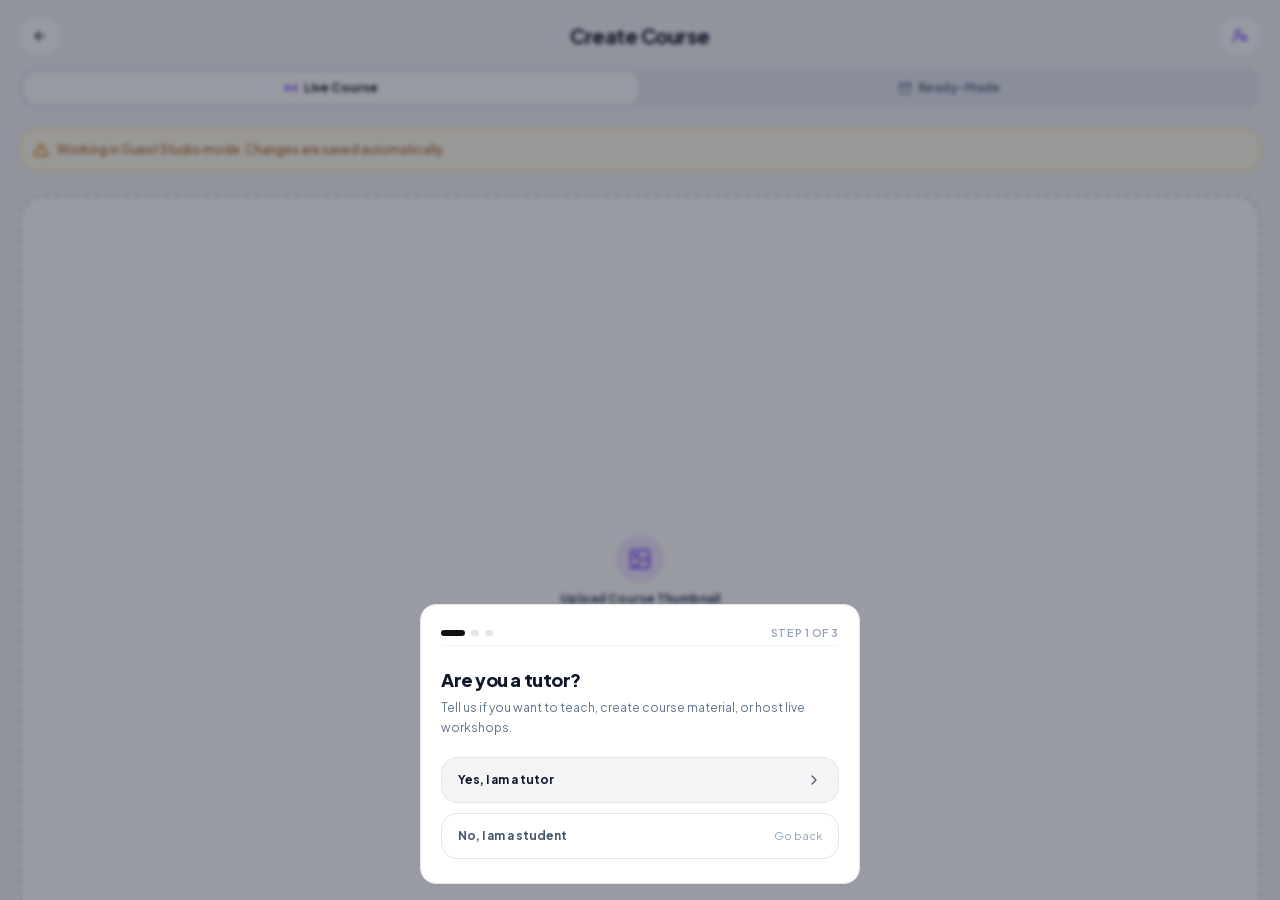
<file: courses/create.html>
<!DOCTYPE html><!--X1e_At5pBDSjDubKDWY6l--><html lang="en" class="h-full bg-white"><head><meta charSet="utf-8"/><meta name="viewport" content="width=device-width, initial-scale=1, viewport-fit=cover"/><meta name="viewport" content="width=device-width, initial-scale=1, minimum-scale=1, viewport-fit=cover"/><link rel="preload" href="/_next/static/media/636a5ac981f94f8b-s.p.woff2" as="font" crossorigin="" type="font/woff2"/><link rel="stylesheet" href="/_next/static/css/bbfced0e66ccd7b4.css" data-precedence="next"/><link rel="preload" as="script" fetchPriority="low" href="/_next/static/chunks/webpack-228469db445c99bc.js"/><script src="/_next/static/chunks/4bd1b696-21f374d1156f834a.js" async=""></script><script src="/_next/static/chunks/493-75e53513b039471e.js" async=""></script><script src="/_next/static/chunks/main-app-ecf1c799692bf851.js" async=""></script><script src="/_next/static/chunks/app/layout-79fff3ad27f5e65a.js" async=""></script><script src="/_next/static/chunks/780-c772fd2c9d9d5084.js" async=""></script><script src="/_next/static/chunks/572-ee011cf47f054e55.js" async=""></script><script src="/_next/static/chunks/1-ddd54f7ad3325593.js" async=""></script><script src="/_next/static/chunks/131-f29aeb7f4f61b081.js" async=""></script><script src="/_next/static/chunks/app/courses/create/page-948d5437875f0c66.js" async=""></script><meta name="next-size-adjust" content=""/><meta name="theme-color" content="#2e04f8"/><meta name="apple-mobile-web-app-capable" content="yes"/><meta name="apple-mobile-web-app-status-bar-style" content="black-translucent"/><meta name="theme-color" content="#2e04f8"/><title>Create Course | EduRise Studio</title><meta name="description" content="Design, organize, and publish live and ready-made courses on EduRise."/><link rel="manifest" href="/manifest.json"/><meta property="og:title" content="EduRise"/><meta property="og:description" content="EduRise mobile learning platform with Breacher authentication, course creation, secure checkout, and enrolled course learning dashboard."/><meta property="og:type" content="website"/><meta name="twitter:card" content="summary_large_image"/><meta name="twitter:title" content="EduRise"/><meta name="twitter:description" content="EduRise mobile learning platform with Breacher authentication, course creation, secure checkout, and enrolled course learning dashboard."/><script src="/_next/static/chunks/polyfills-42372ed130431b0a.js" noModule=""></script></head><body class="__className_a11773 antialiased"><div hidden=""><!--$--><!--/$--></div><div class="flex justify-center items-center w-full h-screen h-[100dvh] max-h-[100dvh] overflow-hidden bg-[#F3F3F8] edit-mode"><div class="w-full bg-[#F3F3F8] h-full overflow-hidden relative flex flex-col border-none shadow-none"><header class="sticky top-0 z-30 flex-shrink-0 bg-[#F3F3F8]/95 backdrop-blur-md px-5 pt-4 pb-3 space-y-3 border-b border-slate-200/40"><div class="flex items-center justify-between"><button type="button" aria-label="Back" class="w-10 h-10 bg-white rounded-full flex items-center justify-center shadow-sm text-slate-800 active:scale-95 transition-transform cursor-pointer"><svg xmlns="http://www.w3.org/2000/svg" width="24" height="24" viewBox="0 0 24 24" fill="none" stroke="currentColor" stroke-width="2" stroke-linecap="round" stroke-linejoin="round" class="lucide lucide-arrow-left w-4 h-4 text-slate-800" aria-hidden="true"><path d="m12 19-7-7 7-7"></path><path d="M19 12H5"></path></svg></button><h1 class="text-xl font-bold text-slate-900 tracking-tight">Create Course</h1><div class="w-10 h-10 bg-white rounded-full flex items-center justify-center shadow-sm text-[#7B4EFF] font-bold text-xs border border-purple-100"><svg xmlns="http://www.w3.org/2000/svg" width="24" height="24" viewBox="0 0 24 24" fill="none" stroke="currentColor" stroke-width="2" stroke-linecap="round" stroke-linejoin="round" class="lucide lucide-user-cog w-4 h-4" aria-hidden="true"><path d="M10 15H6a4 4 0 0 0-4 4v2"></path><path d="m14.305 16.53.923-.382"></path><path d="m15.228 13.852-.923-.383"></path><path d="m16.852 12.228-.383-.923"></path><path d="m16.852 17.772-.383.924"></path><path d="m19.148 12.228.383-.923"></path><path d="m19.53 18.696-.382-.924"></path><path d="m20.772 13.852.924-.383"></path><path d="m20.772 16.148.924.383"></path><circle cx="18" cy="15" r="3"></circle><circle cx="9" cy="7" r="4"></circle></svg></div></div><div class="bg-slate-200/80 p-1 rounded-2xl flex items-center space-x-1"><button type="button" class="flex-1 py-2 rounded-xl text-xs font-bold transition-all flex items-center justify-center space-x-1.5 cursor-pointer bg-white text-slate-900 shadow-sm"><svg xmlns="http://www.w3.org/2000/svg" width="24" height="24" viewBox="0 0 24 24" fill="none" stroke="currentColor" stroke-width="2" stroke-linecap="round" stroke-linejoin="round" class="lucide lucide-radio w-3.5 h-3.5 text-[#7B4EFF]" aria-hidden="true"><path d="M16.247 7.761a6 6 0 0 1 0 8.478"></path><path d="M19.075 4.933a10 10 0 0 1 0 14.134"></path><path d="M4.925 19.067a10 10 0 0 1 0-14.134"></path><path d="M7.753 16.239a6 6 0 0 1 0-8.478"></path><circle cx="12" cy="12" r="2"></circle></svg><span>Live Course</span></button><button type="button" class="flex-1 py-2 rounded-xl text-xs font-bold transition-all flex items-center justify-center space-x-1.5 cursor-pointer text-slate-500 hover:text-slate-800"><svg xmlns="http://www.w3.org/2000/svg" width="24" height="24" viewBox="0 0 24 24" fill="none" stroke="currentColor" stroke-width="2" stroke-linecap="round" stroke-linejoin="round" class="lucide lucide-archive w-3.5 h-3.5" aria-hidden="true"><rect width="20" height="5" x="2" y="3" rx="1"></rect><path d="M4 8v11a2 2 0 0 0 2 2h12a2 2 0 0 0 2-2V8"></path><path d="M10 12h4"></path></svg><span>Ready-Made</span></button></div></header><main class="flex-1 overflow-y-auto overscroll-contain px-5 pt-2 pb-32 space-y-6 scrollbar-none" style="-webkit-overflow-scrolling:touch"><div class="bg-amber-50 border border-amber-200 rounded-2xl p-3 flex items-center justify-between"><div class="flex items-center space-x-2 text-xs text-amber-800"><svg xmlns="http://www.w3.org/2000/svg" width="24" height="24" viewBox="0 0 24 24" fill="none" stroke="currentColor" stroke-width="2" stroke-linecap="round" stroke-linejoin="round" class="lucide lucide-triangle-alert w-4 h-4 text-amber-600 flex-shrink-0" aria-hidden="true"><path d="m21.73 18-8-14a2 2 0 0 0-3.48 0l-8 14A2 2 0 0 0 4 21h16a2 2 0 0 0 1.73-3"></path><path d="M12 9v4"></path><path d="M12 17h.01"></path></svg><span>Working in Guest Studio mode. Changes are saved automatically.</span></div></div><div class="space-y-6"><div class="relative w-full aspect-[16/10] rounded-3xl overflow-hidden shadow-sm bg-white border-2 border-dashed border-slate-300 flex flex-col items-center justify-center p-4 cursor-pointer hover:bg-purple-50/50 transition-colors group"><div class="flex flex-col items-center text-center space-y-2"><div class="w-12 h-12 rounded-full bg-purple-100 text-[#7B4EFF] flex items-center justify-center text-lg group-hover:scale-110 transition-transform"><svg xmlns="http://www.w3.org/2000/svg" width="24" height="24" viewBox="0 0 24 24" fill="none" stroke="currentColor" stroke-width="2" stroke-linecap="round" stroke-linejoin="round" class="lucide lucide-image w-6 h-6" aria-hidden="true"><rect width="18" height="18" x="3" y="3" rx="2" ry="2"></rect><circle cx="9" cy="9" r="2"></circle><path d="m21 15-3.086-3.086a2 2 0 0 0-2.828 0L6 21"></path></svg></div><span class="text-xs font-bold text-slate-700">Upload Course Thumbnail</span><span class="text-[10px] text-slate-400">Click to browse image (PNG, JPG)</span></div><input type="file" class="hidden" accept="image/*"/><div class="absolute bottom-3 right-3 bg-slate-900/60 backdrop-blur-md px-3 py-1 rounded-full flex items-center space-x-1 border border-white/10 shadow-lg"><svg xmlns="http://www.w3.org/2000/svg" width="24" height="24" viewBox="0 0 24 24" fill="none" stroke="currentColor" stroke-width="2" stroke-linecap="round" stroke-linejoin="round" class="lucide lucide-pencil w-2.5 h-2.5 text-amber-400" aria-hidden="true"><path d="M21.174 6.812a1 1 0 0 0-3.986-3.987L3.842 16.174a2 2 0 0 0-.5.83l-1.321 4.352a.5.5 0 0 0 .623.622l4.353-1.32a2 2 0 0 0 .83-.497z"></path><path d="m15 5 4 4"></path></svg><span class="text-white text-[10px] font-semibold">Editable</span></div></div><div class="space-y-2"><div class="flex items-center justify-between"><label class="text-[10px] font-bold text-slate-400 uppercase tracking-wider">Course Title</label><svg xmlns="http://www.w3.org/2000/svg" width="24" height="24" viewBox="0 0 24 24" fill="none" stroke="currentColor" stroke-width="2" stroke-linecap="round" stroke-linejoin="round" class="lucide lucide-pencil w-3 h-3 text-slate-400" aria-hidden="true"><path d="M21.174 6.812a1 1 0 0 0-3.986-3.987L3.842 16.174a2 2 0 0 0-.5.83l-1.321 4.352a.5.5 0 0 0 .623.622l4.353-1.32a2 2 0 0 0 .83-.497z"></path><path d="m15 5 4 4"></path></svg></div><input type="text" placeholder="Master UI/UX Design from Scratch" class="w-full text-xl font-extrabold text-slate-900 tracking-tight p-1 bg-transparent border-b border-dashed border-slate-300 outline-none focus:border-[#7B4EFF]" value="Master UI/UX Design from Scratch"/></div><div class="space-y-2.5"><div class="grid grid-cols-2 gap-2.5"><div class="bg-white rounded-2xl py-3 px-3.5 flex items-center justify-between shadow-sm border border-slate-100"><div class="flex items-center space-x-2 flex-1"><svg xmlns="http://www.w3.org/2000/svg" width="24" height="24" viewBox="0 0 24 24" fill="none" stroke="currentColor" stroke-width="2" stroke-linecap="round" stroke-linejoin="round" class="lucide lucide-clock w-3.5 h-3.5 text-slate-800 flex-shrink-0" aria-hidden="true"><path d="M12 6v6l4 2"></path><circle cx="12" cy="12" r="10"></circle></svg><input type="text" class="text-xs font-semibold text-slate-800 bg-transparent outline-none w-full" value="Start: Feb 10, 5:00 PM"/></div><svg xmlns="http://www.w3.org/2000/svg" width="24" height="24" viewBox="0 0 24 24" fill="none" stroke="currentColor" stroke-width="2" stroke-linecap="round" stroke-linejoin="round" class="lucide lucide-pencil w-2.5 h-2.5 text-slate-300 ml-1" aria-hidden="true"><path d="M21.174 6.812a1 1 0 0 0-3.986-3.987L3.842 16.174a2 2 0 0 0-.5.83l-1.321 4.352a.5.5 0 0 0 .623.622l4.353-1.32a2 2 0 0 0 .83-.497z"></path><path d="m15 5 4 4"></path></svg></div><div class="bg-white rounded-2xl py-3 px-3.5 flex items-center justify-between shadow-sm border border-slate-100"><div class="flex items-center space-x-2 flex-1"><svg xmlns="http://www.w3.org/2000/svg" width="24" height="24" viewBox="0 0 24 24" fill="none" stroke="currentColor" stroke-width="2" stroke-linecap="round" stroke-linejoin="round" class="lucide lucide-calendar w-3.5 h-3.5 text-slate-800 flex-shrink-0" aria-hidden="true"><path d="M8 2v4"></path><path d="M16 2v4"></path><rect width="18" height="18" x="3" y="4" rx="2"></rect><path d="M3 10h18"></path></svg><input type="text" class="text-xs font-semibold text-slate-800 bg-transparent outline-none w-full" value="16 Days Duration"/></div><svg xmlns="http://www.w3.org/2000/svg" width="24" height="24" viewBox="0 0 24 24" fill="none" stroke="currentColor" stroke-width="2" stroke-linecap="round" stroke-linejoin="round" class="lucide lucide-pencil w-2.5 h-2.5 text-slate-300 ml-1" aria-hidden="true"><path d="M21.174 6.812a1 1 0 0 0-3.986-3.987L3.842 16.174a2 2 0 0 0-.5.83l-1.321 4.352a.5.5 0 0 0 .623.622l4.353-1.32a2 2 0 0 0 .83-.497z"></path><path d="m15 5 4 4"></path></svg></div></div><div class="grid grid-cols-3 gap-2"><div class="bg-white rounded-2xl py-3 px-2 flex items-center justify-between shadow-sm border border-slate-100"><svg xmlns="http://www.w3.org/2000/svg" width="24" height="24" viewBox="0 0 24 24" fill="none" stroke="currentColor" stroke-width="2" stroke-linecap="round" stroke-linejoin="round" class="lucide lucide-users w-3.5 h-3.5 text-slate-800 ml-1 flex-shrink-0" aria-hidden="true"><path d="M16 21v-2a4 4 0 0 0-4-4H6a4 4 0 0 0-4 4v2"></path><path d="M16 3.128a4 4 0 0 1 0 7.744"></path><path d="M22 21v-2a4 4 0 0 0-3-3.87"></path><circle cx="9" cy="7" r="4"></circle></svg><input type="text" class="text-xs font-semibold text-slate-800 bg-transparent outline-none w-full text-center truncate" value="50 Seats"/><svg xmlns="http://www.w3.org/2000/svg" width="24" height="24" viewBox="0 0 24 24" fill="none" stroke="currentColor" stroke-width="2" stroke-linecap="round" stroke-linejoin="round" class="lucide lucide-pencil w-2 h-2 text-slate-300 mr-1" aria-hidden="true"><path d="M21.174 6.812a1 1 0 0 0-3.986-3.987L3.842 16.174a2 2 0 0 0-.5.83l-1.321 4.352a.5.5 0 0 0 .623.622l4.353-1.32a2 2 0 0 0 .83-.497z"></path><path d="m15 5 4 4"></path></svg></div><div class="bg-white rounded-2xl py-3 px-2 flex items-center justify-between shadow-sm border border-slate-100"><svg xmlns="http://www.w3.org/2000/svg" width="24" height="24" viewBox="0 0 24 24" fill="none" stroke="currentColor" stroke-width="2" stroke-linecap="round" stroke-linejoin="round" class="lucide lucide-radio w-3.5 h-3.5 text-slate-800 ml-1 flex-shrink-0" aria-hidden="true"><path d="M16.247 7.761a6 6 0 0 1 0 8.478"></path><path d="M19.075 4.933a10 10 0 0 1 0 14.134"></path><path d="M4.925 19.067a10 10 0 0 1 0-14.134"></path><path d="M7.753 16.239a6 6 0 0 1 0-8.478"></path><circle cx="12" cy="12" r="2"></circle></svg><input type="text" class="text-xs font-semibold text-slate-800 bg-transparent outline-none w-full text-center truncate" value="24 Classes"/><svg xmlns="http://www.w3.org/2000/svg" width="24" height="24" viewBox="0 0 24 24" fill="none" stroke="currentColor" stroke-width="2" stroke-linecap="round" stroke-linejoin="round" class="lucide lucide-pencil w-2 h-2 text-slate-300 mr-1" aria-hidden="true"><path d="M21.174 6.812a1 1 0 0 0-3.986-3.987L3.842 16.174a2 2 0 0 0-.5.83l-1.321 4.352a.5.5 0 0 0 .623.622l4.353-1.32a2 2 0 0 0 .83-.497z"></path><path d="m15 5 4 4"></path></svg></div><div class="bg-white rounded-2xl py-3 px-2 flex items-center justify-between shadow-sm border border-slate-100"><svg xmlns="http://www.w3.org/2000/svg" width="24" height="24" viewBox="0 0 24 24" fill="none" stroke="currentColor" stroke-width="2" stroke-linecap="round" stroke-linejoin="round" class="lucide lucide-file-text w-3.5 h-3.5 text-slate-800 ml-1 flex-shrink-0" aria-hidden="true"><path d="M6 22a2 2 0 0 1-2-2V4a2 2 0 0 1 2-2h8a2.4 2.4 0 0 1 1.704.706l3.588 3.588A2.4 2.4 0 0 1 20 8v12a2 2 0 0 1-2 2z"></path><path d="M14 2v5a1 1 0 0 0 1 1h5"></path><path d="M10 9H8"></path><path d="M16 13H8"></path><path d="M16 17H8"></path></svg><input type="text" class="text-xs font-semibold text-slate-800 bg-transparent outline-none w-full text-center truncate" value="5 Projects"/><svg xmlns="http://www.w3.org/2000/svg" width="24" height="24" viewBox="0 0 24 24" fill="none" stroke="currentColor" stroke-width="2" stroke-linecap="round" stroke-linejoin="round" class="lucide lucide-pencil w-2 h-2 text-slate-300 mr-1" aria-hidden="true"><path d="M21.174 6.812a1 1 0 0 0-3.986-3.987L3.842 16.174a2 2 0 0 0-.5.83l-1.321 4.352a.5.5 0 0 0 .623.622l4.353-1.32a2 2 0 0 0 .83-.497z"></path><path d="m15 5 4 4"></path></svg></div></div><div class="bg-white rounded-2xl py-2.5 px-3.5 flex items-center justify-between shadow-sm border border-slate-100"><div class="flex items-center space-x-2"><div class="w-7 h-7 rounded-xl flex items-center justify-center transition-colors bg-slate-100 text-slate-400"><svg xmlns="http://www.w3.org/2000/svg" width="24" height="24" viewBox="0 0 24 24" fill="none" stroke="currentColor" stroke-width="2" stroke-linecap="round" stroke-linejoin="round" class="lucide lucide-percent w-3.5 h-3.5" aria-hidden="true"><line x1="19" x2="5" y1="5" y2="19"></line><circle cx="6.5" cy="6.5" r="2.5"></circle><circle cx="17.5" cy="17.5" r="2.5"></circle></svg></div><div><span class="text-[10px] font-bold uppercase tracking-wider text-slate-400 block">Optional Discount</span><span class="text-xs font-bold text-slate-800">No Discount (0%)</span></div></div><div class="flex items-center space-x-1.5 bg-slate-100/80 p-1 rounded-xl"><button type="button" disabled="" aria-label="Decrease discount" class="w-7 h-7 rounded-lg bg-white shadow-xs flex items-center justify-center text-slate-700 hover:bg-slate-50 disabled:opacity-30 disabled:cursor-not-allowed font-bold text-sm cursor-pointer active:scale-90 transition-all">-</button><span class="text-xs font-extrabold text-[#7B4EFF] w-9 text-center tabular-nums">0<!-- -->%</span><button type="button" aria-label="Increase discount" class="w-7 h-7 rounded-lg bg-[#7B4EFF] text-white shadow-xs flex items-center justify-center hover:bg-[#6938EE] disabled:opacity-30 disabled:cursor-not-allowed font-bold text-sm cursor-pointer active:scale-90 transition-all">+</button></div></div></div><div class="space-y-2 pt-1"><div class="flex items-center justify-between"><h3 class="text-lg font-bold text-slate-900">About the Course</h3><svg xmlns="http://www.w3.org/2000/svg" width="24" height="24" viewBox="0 0 24 24" fill="none" stroke="currentColor" stroke-width="2" stroke-linecap="round" stroke-linejoin="round" class="lucide lucide-pencil w-3 h-3 text-slate-400" aria-hidden="true"><path d="M21.174 6.812a1 1 0 0 0-3.986-3.987L3.842 16.174a2 2 0 0 0-.5.83l-1.321 4.352a.5.5 0 0 0 .623.622l4.353-1.32a2 2 0 0 0 .83-.497z"></path><path d="m15 5 4 4"></path></svg></div><textarea rows="3" class="w-full bg-white rounded-2xl p-3.5 shadow-sm border border-slate-100 text-slate-600 text-xs leading-relaxed outline-none resize-none overflow-hidden scrollbar-none focus:border-[#7B4EFF]">This live interactive cohort is designed to introduce you to the core principles of product design. You will attend live interactive sessions, complete assignments, and receive personalized portfolio reviews.</textarea></div><div class="space-y-3 pt-2"><div class="flex items-center justify-between"><h3 class="text-lg font-bold text-slate-900">Course Curriculum</h3><button type="button" class="text-xs font-bold text-[#7B4EFF] hover:underline flex items-center space-x-1 cursor-pointer"><svg xmlns="http://www.w3.org/2000/svg" width="24" height="24" viewBox="0 0 24 24" fill="none" stroke="currentColor" stroke-width="2" stroke-linecap="round" stroke-linejoin="round" class="lucide lucide-plus w-3.5 h-3.5" aria-hidden="true"><path d="M5 12h14"></path><path d="M12 5v14"></path></svg><span>Add Module</span></button></div><div class="space-y-3"><div class="border border-slate-200/80 bg-white rounded-2xl p-3.5 space-y-3 shadow-sm"><div class="flex items-center justify-between border-b border-slate-100 pb-2"><div class="flex-1 mr-2"><span class="text-[10px] font-bold text-slate-400 uppercase">Module 0<!-- -->1</span><input type="text" class="text-sm font-bold text-slate-900 outline-none w-full bg-transparent border-b border-transparent focus:border-slate-300" value="Introduction to UI/UX"/></div><button type="button" class="text-slate-300 hover:text-red-500 p-1 cursor-pointer"><svg xmlns="http://www.w3.org/2000/svg" width="24" height="24" viewBox="0 0 24 24" fill="none" stroke="currentColor" stroke-width="2" stroke-linecap="round" stroke-linejoin="round" class="lucide lucide-trash2 lucide-trash-2 w-3.5 h-3.5" aria-hidden="true"><path d="M10 11v6"></path><path d="M14 11v6"></path><path d="M19 6v14a2 2 0 0 1-2 2H7a2 2 0 0 1-2-2V6"></path><path d="M3 6h18"></path><path d="M8 6V4a2 2 0 0 1 2-2h4a2 2 0 0 1 2 2v2"></path></svg></button></div><div class="space-y-1.5"><div class="flex items-center justify-between space-x-2 text-xs bg-slate-50 px-3 py-2 rounded-xl"><div class="flex items-center space-x-2 flex-1"><span class="text-slate-400 font-bold">•</span><input type="text" class="font-medium text-slate-800 outline-none flex-1 bg-transparent" value="What is UI/UX Design?"/></div><button type="button" class="text-slate-300 hover:text-red-500 cursor-pointer"><svg xmlns="http://www.w3.org/2000/svg" width="24" height="24" viewBox="0 0 24 24" fill="none" stroke="currentColor" stroke-width="2" stroke-linecap="round" stroke-linejoin="round" class="lucide lucide-x w-3 h-3" aria-hidden="true"><path d="M18 6 6 18"></path><path d="m6 6 12 12"></path></svg></button></div><div class="flex items-center justify-between space-x-2 text-xs bg-slate-50 px-3 py-2 rounded-xl"><div class="flex items-center space-x-2 flex-1"><span class="text-slate-400 font-bold">•</span><input type="text" class="font-medium text-slate-800 outline-none flex-1 bg-transparent" value="UI vs UX – Key Differences"/></div><button type="button" class="text-slate-300 hover:text-red-500 cursor-pointer"><svg xmlns="http://www.w3.org/2000/svg" width="24" height="24" viewBox="0 0 24 24" fill="none" stroke="currentColor" stroke-width="2" stroke-linecap="round" stroke-linejoin="round" class="lucide lucide-x w-3 h-3" aria-hidden="true"><path d="M18 6 6 18"></path><path d="m6 6 12 12"></path></svg></button></div><div class="flex items-center justify-between space-x-2 text-xs bg-slate-50 px-3 py-2 rounded-xl"><div class="flex items-center space-x-2 flex-1"><span class="text-slate-400 font-bold">•</span><input type="text" class="font-medium text-slate-800 outline-none flex-1 bg-transparent" value="The Importance of UX in Product Success"/></div><button type="button" class="text-slate-300 hover:text-red-500 cursor-pointer"><svg xmlns="http://www.w3.org/2000/svg" width="24" height="24" viewBox="0 0 24 24" fill="none" stroke="currentColor" stroke-width="2" stroke-linecap="round" stroke-linejoin="round" class="lucide lucide-x w-3 h-3" aria-hidden="true"><path d="M18 6 6 18"></path><path d="m6 6 12 12"></path></svg></button></div></div><button type="button" class="text-[11px] font-bold text-[#7B4EFF] hover:underline flex items-center space-x-1 pt-1 cursor-pointer"><svg xmlns="http://www.w3.org/2000/svg" width="24" height="24" viewBox="0 0 24 24" fill="none" stroke="currentColor" stroke-width="2" stroke-linecap="round" stroke-linejoin="round" class="lucide lucide-plus w-3 h-3" aria-hidden="true"><path d="M5 12h14"></path><path d="M12 5v14"></path></svg><span>Add Lesson Topic</span></button></div><div class="border border-slate-200/80 bg-white rounded-2xl p-3.5 space-y-3 shadow-sm"><div class="flex items-center justify-between border-b border-slate-100 pb-2"><div class="flex-1 mr-2"><span class="text-[10px] font-bold text-slate-400 uppercase">Module 0<!-- -->2</span><input type="text" class="text-sm font-bold text-slate-900 outline-none w-full bg-transparent border-b border-transparent focus:border-slate-300" value="UX Research &amp; Design Thinking"/></div><button type="button" class="text-slate-300 hover:text-red-500 p-1 cursor-pointer"><svg xmlns="http://www.w3.org/2000/svg" width="24" height="24" viewBox="0 0 24 24" fill="none" stroke="currentColor" stroke-width="2" stroke-linecap="round" stroke-linejoin="round" class="lucide lucide-trash2 lucide-trash-2 w-3.5 h-3.5" aria-hidden="true"><path d="M10 11v6"></path><path d="M14 11v6"></path><path d="M19 6v14a2 2 0 0 1-2 2H7a2 2 0 0 1-2-2V6"></path><path d="M3 6h18"></path><path d="M8 6V4a2 2 0 0 1 2-2h4a2 2 0 0 1 2 2v2"></path></svg></button></div><div class="space-y-1.5"><div class="flex items-center justify-between space-x-2 text-xs bg-slate-50 px-3 py-2 rounded-xl"><div class="flex items-center space-x-2 flex-1"><span class="text-slate-400 font-bold">•</span><input type="text" class="font-medium text-slate-800 outline-none flex-1 bg-transparent" value="User Interviews &amp; Personas"/></div><button type="button" class="text-slate-300 hover:text-red-500 cursor-pointer"><svg xmlns="http://www.w3.org/2000/svg" width="24" height="24" viewBox="0 0 24 24" fill="none" stroke="currentColor" stroke-width="2" stroke-linecap="round" stroke-linejoin="round" class="lucide lucide-x w-3 h-3" aria-hidden="true"><path d="M18 6 6 18"></path><path d="m6 6 12 12"></path></svg></button></div><div class="flex items-center justify-between space-x-2 text-xs bg-slate-50 px-3 py-2 rounded-xl"><div class="flex items-center space-x-2 flex-1"><span class="text-slate-400 font-bold">•</span><input type="text" class="font-medium text-slate-800 outline-none flex-1 bg-transparent" value="Empathy Mapping"/></div><button type="button" class="text-slate-300 hover:text-red-500 cursor-pointer"><svg xmlns="http://www.w3.org/2000/svg" width="24" height="24" viewBox="0 0 24 24" fill="none" stroke="currentColor" stroke-width="2" stroke-linecap="round" stroke-linejoin="round" class="lucide lucide-x w-3 h-3" aria-hidden="true"><path d="M18 6 6 18"></path><path d="m6 6 12 12"></path></svg></button></div></div><button type="button" class="text-[11px] font-bold text-[#7B4EFF] hover:underline flex items-center space-x-1 pt-1 cursor-pointer"><svg xmlns="http://www.w3.org/2000/svg" width="24" height="24" viewBox="0 0 24 24" fill="none" stroke="currentColor" stroke-width="2" stroke-linecap="round" stroke-linejoin="round" class="lucide lucide-plus w-3 h-3" aria-hidden="true"><path d="M5 12h14"></path><path d="M12 5v14"></path></svg><span>Add Lesson Topic</span></button></div></div></div><div class="space-y-3 pt-2"><div class="flex items-center justify-between"><h3 class="text-lg font-bold text-slate-900">Instructor Info</h3><span class="text-[10px] text-[#7B4EFF] font-semibold">Auto-synced with profile</span></div><div class="bg-white rounded-3xl p-3.5 flex items-center justify-between shadow-sm border border-slate-100"><div class="flex items-center space-x-3 w-full"><label class="relative w-14 h-14 rounded-2xl bg-slate-100 overflow-hidden flex-shrink-0 flex items-center justify-center cursor-pointer group block"><svg xmlns="http://www.w3.org/2000/svg" width="24" height="24" viewBox="0 0 24 24" fill="none" stroke="currentColor" stroke-width="2" stroke-linecap="round" stroke-linejoin="round" class="lucide lucide-user-cog w-6 h-6 text-slate-400" aria-hidden="true"><path d="M10 15H6a4 4 0 0 0-4 4v2"></path><path d="m14.305 16.53.923-.382"></path><path d="m15.228 13.852-.923-.383"></path><path d="m16.852 12.228-.383-.923"></path><path d="m16.852 17.772-.383.924"></path><path d="m19.148 12.228.383-.923"></path><path d="m19.53 18.696-.382-.924"></path><path d="m20.772 13.852.924-.383"></path><path d="m20.772 16.148.924.383"></path><circle cx="18" cy="15" r="3"></circle><circle cx="9" cy="7" r="4"></circle></svg><input type="file" class="absolute inset-0 w-full h-full opacity-0 cursor-pointer z-10" accept="image/*"/></label><div class="flex-1 space-y-1"><input type="text" placeholder="Instructor Name" class="text-sm font-bold text-slate-900 w-full outline-none border-b border-transparent focus:border-slate-300" value="Instructor"/><input type="text" placeholder="Profession / Title" class="text-xs text-slate-400 font-medium w-full outline-none border-b border-transparent focus:border-slate-300" value="Product Designer &amp; Educator"/></div></div></div></div><div class="space-y-3 pt-2"><div class="flex items-center justify-between"><h3 class="text-lg font-bold text-slate-900">What Students Get</h3><button type="button" class="text-xs font-bold text-[#7B4EFF] hover:underline flex items-center space-x-1 cursor-pointer"><svg xmlns="http://www.w3.org/2000/svg" width="24" height="24" viewBox="0 0 24 24" fill="none" stroke="currentColor" stroke-width="2" stroke-linecap="round" stroke-linejoin="round" class="lucide lucide-plus w-3.5 h-3.5" aria-hidden="true"><path d="M5 12h14"></path><path d="M12 5v14"></path></svg><span>Add More Line</span></button></div><div class="bg-white rounded-3xl p-4 shadow-sm border border-slate-100 space-y-2.5"><div class="flex items-center space-x-2"><span class="w-2 h-2 rounded-full bg-[#7B4EFF] flex-shrink-0"></span><input type="text" placeholder="e.g. Certificate of Completion" class="flex-1 text-xs font-semibold text-slate-800 bg-slate-50/70 border border-slate-200/80 rounded-xl px-3 py-2 outline-none focus:border-[#7B4EFF] focus:bg-white" value="Live Interactive Q&amp;A Sessions"/><button type="button" class="w-7 h-7 rounded-lg text-slate-400 hover:text-rose-500 hover:bg-rose-50 flex items-center justify-center flex-shrink-0 cursor-pointer"><svg xmlns="http://www.w3.org/2000/svg" width="24" height="24" viewBox="0 0 24 24" fill="none" stroke="currentColor" stroke-width="2" stroke-linecap="round" stroke-linejoin="round" class="lucide lucide-trash2 lucide-trash-2 w-3.5 h-3.5" aria-hidden="true"><path d="M10 11v6"></path><path d="M14 11v6"></path><path d="M19 6v14a2 2 0 0 1-2 2H7a2 2 0 0 1-2-2V6"></path><path d="M3 6h18"></path><path d="M8 6V4a2 2 0 0 1 2-2h4a2 2 0 0 1 2 2v2"></path></svg></button></div><div class="flex items-center space-x-2"><span class="w-2 h-2 rounded-full bg-[#7B4EFF] flex-shrink-0"></span><input type="text" placeholder="e.g. Certificate of Completion" class="flex-1 text-xs font-semibold text-slate-800 bg-slate-50/70 border border-slate-200/80 rounded-xl px-3 py-2 outline-none focus:border-[#7B4EFF] focus:bg-white" value="Downloadable Figma Templates &amp; Design Files"/><button type="button" class="w-7 h-7 rounded-lg text-slate-400 hover:text-rose-500 hover:bg-rose-50 flex items-center justify-center flex-shrink-0 cursor-pointer"><svg xmlns="http://www.w3.org/2000/svg" width="24" height="24" viewBox="0 0 24 24" fill="none" stroke="currentColor" stroke-width="2" stroke-linecap="round" stroke-linejoin="round" class="lucide lucide-trash2 lucide-trash-2 w-3.5 h-3.5" aria-hidden="true"><path d="M10 11v6"></path><path d="M14 11v6"></path><path d="M19 6v14a2 2 0 0 1-2 2H7a2 2 0 0 1-2-2V6"></path><path d="M3 6h18"></path><path d="M8 6V4a2 2 0 0 1 2-2h4a2 2 0 0 1 2 2v2"></path></svg></button></div><div class="flex items-center space-x-2"><span class="w-2 h-2 rounded-full bg-[#7B4EFF] flex-shrink-0"></span><input type="text" placeholder="e.g. Certificate of Completion" class="flex-1 text-xs font-semibold text-slate-800 bg-slate-50/70 border border-slate-200/80 rounded-xl px-3 py-2 outline-none focus:border-[#7B4EFF] focus:bg-white" value="Certificate of Completion"/><button type="button" class="w-7 h-7 rounded-lg text-slate-400 hover:text-rose-500 hover:bg-rose-50 flex items-center justify-center flex-shrink-0 cursor-pointer"><svg xmlns="http://www.w3.org/2000/svg" width="24" height="24" viewBox="0 0 24 24" fill="none" stroke="currentColor" stroke-width="2" stroke-linecap="round" stroke-linejoin="round" class="lucide lucide-trash2 lucide-trash-2 w-3.5 h-3.5" aria-hidden="true"><path d="M10 11v6"></path><path d="M14 11v6"></path><path d="M19 6v14a2 2 0 0 1-2 2H7a2 2 0 0 1-2-2V6"></path><path d="M3 6h18"></path><path d="M8 6V4a2 2 0 0 1 2-2h4a2 2 0 0 1 2 2v2"></path></svg></button></div><div class="flex items-center space-x-2"><span class="w-2 h-2 rounded-full bg-[#7B4EFF] flex-shrink-0"></span><input type="text" placeholder="e.g. Certificate of Completion" class="flex-1 text-xs font-semibold text-slate-800 bg-slate-50/70 border border-slate-200/80 rounded-xl px-3 py-2 outline-none focus:border-[#7B4EFF] focus:bg-white" value="Lifetime Community Group Access"/><button type="button" class="w-7 h-7 rounded-lg text-slate-400 hover:text-rose-500 hover:bg-rose-50 flex items-center justify-center flex-shrink-0 cursor-pointer"><svg xmlns="http://www.w3.org/2000/svg" width="24" height="24" viewBox="0 0 24 24" fill="none" stroke="currentColor" stroke-width="2" stroke-linecap="round" stroke-linejoin="round" class="lucide lucide-trash2 lucide-trash-2 w-3.5 h-3.5" aria-hidden="true"><path d="M10 11v6"></path><path d="M14 11v6"></path><path d="M19 6v14a2 2 0 0 1-2 2H7a2 2 0 0 1-2-2V6"></path><path d="M3 6h18"></path><path d="M8 6V4a2 2 0 0 1 2-2h4a2 2 0 0 1 2 2v2"></path></svg></button></div><button type="button" class="w-full py-2 border border-dashed border-purple-300 hover:border-[#7B4EFF] rounded-xl text-xs font-bold text-[#7B4EFF] bg-purple-50/50 hover:bg-purple-50 flex items-center justify-center space-x-1.5 cursor-pointer transition-colors"><svg xmlns="http://www.w3.org/2000/svg" width="24" height="24" viewBox="0 0 24 24" fill="none" stroke="currentColor" stroke-width="2" stroke-linecap="round" stroke-linejoin="round" class="lucide lucide-plus w-3.5 h-3.5" aria-hidden="true"><path d="M5 12h14"></path><path d="M12 5v14"></path></svg><span>Add More Line</span></button></div></div><div class="pt-2"><button type="button" class="w-full bg-[#7B4EFF] hover:bg-[#6938EE] text-white font-bold text-sm py-4 rounded-full shadow-lg shadow-purple-500/25 flex items-center justify-center space-x-2 active:scale-[0.98] transition-transform cursor-pointer"><svg xmlns="http://www.w3.org/2000/svg" width="24" height="24" viewBox="0 0 24 24" fill="none" stroke="currentColor" stroke-width="2" stroke-linecap="round" stroke-linejoin="round" class="lucide lucide-tag w-4 h-4" aria-hidden="true"><path d="M12.586 2.586A2 2 0 0 0 11.172 2H4a2 2 0 0 0-2 2v7.172a2 2 0 0 0 .586 1.414l8.704 8.704a2.426 2.426 0 0 0 3.42 0l6.58-6.58a2.426 2.426 0 0 0 0-3.42z"></path><circle cx="7.5" cy="7.5" r=".5" fill="currentColor"></circle></svg><span>Set Price &amp; Finalize Course</span></button></div></div></main><nav id="floatingBottomNav" class="floating-bottom-nav-fixed bg-white/95 backdrop-blur-md rounded-[32px] p-2 flex items-center justify-between shadow-2xl border border-slate-100 pointer-events-auto transition-all" style="position:fixed;bottom:max(1.5em, calc(1.5em + env(safe-area-inset-bottom, 0px)));left:1rem;right:1rem;margin-left:auto;margin-right:auto;max-width:398px;width:calc(100% - 2rem);z-index:40" role="navigation" aria-label="Bottom Navigation"><button type="button" class="w-12 h-12 rounded-2xl bg-[#F4F4F6] text-slate-800 flex items-center justify-center hover:bg-slate-200/80 active:scale-90 transition-all cursor-pointer flex-shrink-0" aria-label="Home"><svg xmlns="http://www.w3.org/2000/svg" width="24" height="24" viewBox="0 0 24 24" fill="none" stroke="currentColor" stroke-width="2" stroke-linecap="round" stroke-linejoin="round" class="lucide lucide-house w-5 h-5 text-slate-800 stroke-[2]" aria-hidden="true"><path d="M15 21v-8a1 1 0 0 0-1-1h-4a1 1 0 0 0-1 1v8"></path><path d="M3 10a2 2 0 0 1 .709-1.528l7-6a2 2 0 0 1 2.582 0l7 6A2 2 0 0 1 21 10v9a2 2 0 0 1-2 2H5a2 2 0 0 1-2-2z"></path></svg></button><button type="button" class="bg-[#111111] text-white px-5 py-3 rounded-2xl flex items-center gap-2 font-bold text-xs shadow-md active:scale-95 transition-all cursor-pointer flex-shrink-0" aria-current="page"><svg xmlns="http://www.w3.org/2000/svg" width="24" height="24" viewBox="0 0 24 24" fill="none" stroke="currentColor" stroke-width="2" stroke-linecap="round" stroke-linejoin="round" class="lucide lucide-plus w-4 h-4 text-white stroke-[2.2]" aria-hidden="true"><path d="M5 12h14"></path><path d="M12 5v14"></path></svg><span class="tracking-tight">Create</span></button><button type="button" class="w-12 h-12 rounded-2xl bg-[#F4F4F6] text-slate-800 flex items-center justify-center hover:bg-slate-200/80 active:scale-90 transition-all cursor-pointer flex-shrink-0" aria-label="Learn"><svg xmlns="http://www.w3.org/2000/svg" width="24" height="24" viewBox="0 0 24 24" fill="none" stroke="currentColor" stroke-width="2" stroke-linecap="round" stroke-linejoin="round" class="lucide lucide-package w-5 h-5 text-slate-800 stroke-[2]" aria-hidden="true"><path d="M11 21.73a2 2 0 0 0 2 0l7-4A2 2 0 0 0 21 16V8a2 2 0 0 0-1-1.73l-7-4a2 2 0 0 0-2 0l-7 4A2 2 0 0 0 3 8v8a2 2 0 0 0 1 1.73z"></path><path d="M12 22V12"></path><polyline points="3.29 7 12 12 20.71 7"></polyline><path d="m7.5 4.27 9 5.15"></path></svg></button><button type="button" class="w-12 h-12 rounded-2xl bg-[#F4F4F6] text-slate-800 flex items-center justify-center hover:bg-slate-200/80 active:scale-90 transition-all cursor-pointer flex-shrink-0" aria-label="Classroom"><svg xmlns="http://www.w3.org/2000/svg" width="24" height="24" viewBox="0 0 24 24" fill="none" stroke="currentColor" stroke-width="2" stroke-linecap="round" stroke-linejoin="round" class="lucide lucide-message-circle w-5 h-5 text-slate-800 stroke-[2]" aria-hidden="true"><path d="M2.992 16.342a2 2 0 0 1 .094 1.167l-1.065 3.29a1 1 0 0 0 1.236 1.168l3.413-.998a2 2 0 0 1 1.099.092 10 10 0 1 0-4.777-4.719"></path></svg></button><button type="button" class="w-12 h-12 rounded-2xl bg-[#F4F4F6] text-slate-800 flex items-center justify-center hover:bg-slate-200/80 active:scale-90 transition-all cursor-pointer flex-shrink-0" aria-label="Profile"><svg xmlns="http://www.w3.org/2000/svg" width="24" height="24" viewBox="0 0 24 24" fill="none" stroke="currentColor" stroke-width="2" stroke-linecap="round" stroke-linejoin="round" class="lucide lucide-user w-5 h-5 text-slate-800 stroke-[2]" aria-hidden="true"><path d="M19 21v-2a4 4 0 0 0-4-4H9a4 4 0 0 0-4 4v2"></path><circle cx="12" cy="7" r="4"></circle></svg></button></nav></div></div><!--$--><!--/$--><script src="/_next/static/chunks/webpack-228469db445c99bc.js" id="_R_" async=""></script><script>(self.__next_f=self.__next_f||[]).push([0])</script><script>self.__next_f.push([1,"1:\"$Sreact.fragment\"\n2:I[9721,[\"177\",\"static/chunks/app/layout-79fff3ad27f5e65a.js\"],\"DynamicThemeColor\"]\n3:I[9766,[],\"\"]\n4:I[8924,[],\"\"]\n5:I[9021,[\"177\",\"static/chunks/app/layout-79fff3ad27f5e65a.js\"],\"\"]\n6:I[4286,[\"780\",\"static/chunks/780-c772fd2c9d9d5084.js\",\"572\",\"static/chunks/572-ee011cf47f054e55.js\",\"1\",\"static/chunks/1-ddd54f7ad3325593.js\",\"131\",\"static/chunks/131-f29aeb7f4f61b081.js\",\"164\",\"static/chunks/app/courses/create/page-948d5437875f0c66.js\"],\"CreateCourseView\"]\n7:I[4431,[],\"OutletBoundary\"]\n9:I[5278,[],\"AsyncMetadataOutlet\"]\nb:I[4431,[],\"ViewportBoundary\"]\nd:I[4431,[],\"MetadataBoundary\"]\ne:\"$Sreact.suspense\"\n10:I[7150,[],\"\"]\n:HL[\"/_next/static/media/636a5ac981f94f8b-s.p.woff2\",\"font\",{\"crossOrigin\":\"\",\"type\":\"font/woff2\"}]\n:HL[\"/_next/static/css/bbfced0e66ccd7b4.css\",\"style\"]\n"])</script><script>self.__next_f.push([1,"0:{\"P\":null,\"b\":\"X1e_At5pBDSjDubKDWY6l\",\"p\":\"\",\"c\":[\"\",\"courses\",\"create\"],\"i\":false,\"f\":[[[\"\",{\"children\":[\"courses\",{\"children\":[\"create\",{\"children\":[\"__PAGE__\",{}]}]}]},\"$undefined\",\"$undefined\",true],[\"\",[\"$\",\"$1\",\"c\",{\"children\":[[[\"$\",\"link\",\"0\",{\"rel\":\"stylesheet\",\"href\":\"/_next/static/css/bbfced0e66ccd7b4.css\",\"precedence\":\"next\",\"crossOrigin\":\"$undefined\",\"nonce\":\"$undefined\"}]],[\"$\",\"html\",null,{\"lang\":\"en\",\"className\":\"h-full bg-white\",\"children\":[[\"$\",\"head\",null,{\"children\":[[\"$\",\"meta\",null,{\"name\":\"theme-color\",\"content\":\"#2e04f8\"}],[\"$\",\"meta\",null,{\"name\":\"viewport\",\"content\":\"width=device-width, initial-scale=1, viewport-fit=cover\"}],[\"$\",\"meta\",null,{\"name\":\"apple-mobile-web-app-capable\",\"content\":\"yes\"}],[\"$\",\"meta\",null,{\"name\":\"apple-mobile-web-app-status-bar-style\",\"content\":\"black-translucent\"}]]}],[\"$\",\"body\",null,{\"className\":\"__className_a11773 antialiased\",\"suppressHydrationWarning\":true,\"children\":[[\"$\",\"$L2\",null,{}],[\"$\",\"$L3\",null,{\"parallelRouterKey\":\"children\",\"error\":\"$undefined\",\"errorStyles\":\"$undefined\",\"errorScripts\":\"$undefined\",\"template\":[\"$\",\"$L4\",null,{}],\"templateStyles\":\"$undefined\",\"templateScripts\":\"$undefined\",\"notFound\":[[\"$\",\"div\",null,{\"className\":\"flex flex-col items-center justify-center min-h-screen\",\"children\":[\"$\",\"h1\",null,{\"children\":\"404 - Page Not Found\"}]}],[]],\"forbidden\":\"$undefined\",\"unauthorized\":\"$undefined\"}],[\"$\",\"$L5\",null,{\"src\":\"/pwa.js\",\"strategy\":\"lazyOnload\"}]]}]]}]]}],{\"children\":[\"courses\",[\"$\",\"$1\",\"c\",{\"children\":[null,[\"$\",\"$L3\",null,{\"parallelRouterKey\":\"children\",\"error\":\"$undefined\",\"errorStyles\":\"$undefined\",\"errorScripts\":\"$undefined\",\"template\":[\"$\",\"$L4\",null,{}],\"templateStyles\":\"$undefined\",\"templateScripts\":\"$undefined\",\"notFound\":\"$undefined\",\"forbidden\":\"$undefined\",\"unauthorized\":\"$undefined\"}]]}],{\"children\":[\"create\",[\"$\",\"$1\",\"c\",{\"children\":[null,[\"$\",\"$L3\",null,{\"parallelRouterKey\":\"children\",\"error\":\"$undefined\",\"errorStyles\":\"$undefined\",\"errorScripts\":\"$undefined\",\"template\":[\"$\",\"$L4\",null,{}],\"templateStyles\":\"$undefined\",\"templateScripts\":\"$undefined\",\"notFound\":\"$undefined\",\"forbidden\":\"$undefined\",\"unauthorized\":\"$undefined\"}]]}],{\"children\":[\"__PAGE__\",[\"$\",\"$1\",\"c\",{\"children\":[[\"$\",\"$L6\",null,{}],null,[\"$\",\"$L7\",null,{\"children\":[\"$L8\",[\"$\",\"$L9\",null,{\"promise\":\"$@a\"}]]}]]}],{},null,false]},null,false]},null,false]},null,false],[\"$\",\"$1\",\"h\",{\"children\":[null,[[\"$\",\"$Lb\",null,{\"children\":\"$Lc\"}],[\"$\",\"meta\",null,{\"name\":\"next-size-adjust\",\"content\":\"\"}]],[\"$\",\"$Ld\",null,{\"children\":[\"$\",\"div\",null,{\"hidden\":true,\"children\":[\"$\",\"$e\",null,{\"fallback\":null,\"children\":\"$Lf\"}]}]}]]}],false]],\"m\":\"$undefined\",\"G\":[\"$10\",[]],\"s\":false,\"S\":true}\n"])</script><script>self.__next_f.push([1,"c:[[\"$\",\"meta\",\"0\",{\"charSet\":\"utf-8\"}],[\"$\",\"meta\",\"1\",{\"name\":\"viewport\",\"content\":\"width=device-width, initial-scale=1, minimum-scale=1, viewport-fit=cover\"}],[\"$\",\"meta\",\"2\",{\"name\":\"theme-color\",\"content\":\"#2e04f8\"}]]\n8:null\n"])</script><script>self.__next_f.push([1,"a:{\"metadata\":[[\"$\",\"title\",\"0\",{\"children\":\"Create Course | EduRise Studio\"}],[\"$\",\"meta\",\"1\",{\"name\":\"description\",\"content\":\"Design, organize, and publish live and ready-made courses on EduRise.\"}],[\"$\",\"link\",\"2\",{\"rel\":\"manifest\",\"href\":\"/manifest.json\",\"crossOrigin\":\"$undefined\"}],[\"$\",\"meta\",\"3\",{\"property\":\"og:title\",\"content\":\"EduRise\"}],[\"$\",\"meta\",\"4\",{\"property\":\"og:description\",\"content\":\"EduRise mobile learning platform with Breacher authentication, course creation, secure checkout, and enrolled course learning dashboard.\"}],[\"$\",\"meta\",\"5\",{\"property\":\"og:type\",\"content\":\"website\"}],[\"$\",\"meta\",\"6\",{\"name\":\"twitter:card\",\"content\":\"summary_large_image\"}],[\"$\",\"meta\",\"7\",{\"name\":\"twitter:title\",\"content\":\"EduRise\"}],[\"$\",\"meta\",\"8\",{\"name\":\"twitter:description\",\"content\":\"EduRise mobile learning platform with Breacher authentication, course creation, secure checkout, and enrolled course learning dashboard.\"}]],\"error\":null,\"digest\":\"$undefined\"}\n"])</script><script>self.__next_f.push([1,"f:\"$a:metadata\"\n"])</script></body></html>
</file>
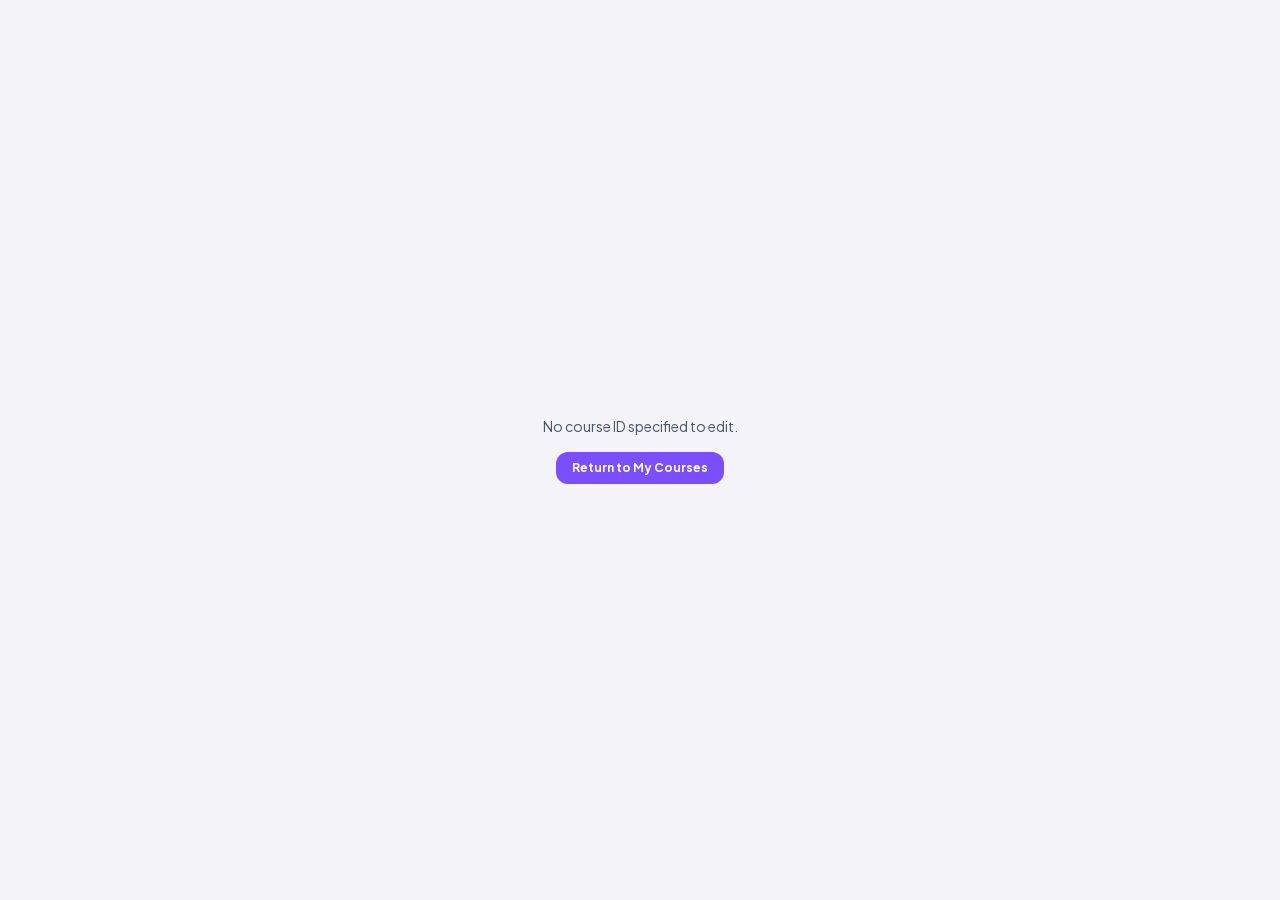
<file: courses/edit.html>
<!DOCTYPE html><!--X1e_At5pBDSjDubKDWY6l--><html lang="en" class="h-full bg-white"><head><meta charSet="utf-8"/><meta name="viewport" content="width=device-width, initial-scale=1, viewport-fit=cover"/><meta name="viewport" content="width=device-width, initial-scale=1, minimum-scale=1, viewport-fit=cover"/><link rel="preload" href="/_next/static/media/636a5ac981f94f8b-s.p.woff2" as="font" crossorigin="" type="font/woff2"/><link rel="stylesheet" href="/_next/static/css/bbfced0e66ccd7b4.css" data-precedence="next"/><link rel="preload" as="script" fetchPriority="low" href="/_next/static/chunks/webpack-228469db445c99bc.js"/><script src="/_next/static/chunks/4bd1b696-21f374d1156f834a.js" async=""></script><script src="/_next/static/chunks/493-75e53513b039471e.js" async=""></script><script src="/_next/static/chunks/main-app-ecf1c799692bf851.js" async=""></script><script src="/_next/static/chunks/app/layout-79fff3ad27f5e65a.js" async=""></script><script src="/_next/static/chunks/780-c772fd2c9d9d5084.js" async=""></script><script src="/_next/static/chunks/1-ddd54f7ad3325593.js" async=""></script><script src="/_next/static/chunks/app/courses/edit/page-76b2c2f022f1175f.js" async=""></script><meta name="next-size-adjust" content=""/><meta name="theme-color" content="#2e04f8"/><meta name="apple-mobile-web-app-capable" content="yes"/><meta name="apple-mobile-web-app-status-bar-style" content="black-translucent"/><meta name="theme-color" content="#2e04f8"/><title>EduRise</title><meta name="description" content="EduRise mobile learning platform with Breacher authentication, course creation, secure checkout, and enrolled course learning dashboard."/><link rel="manifest" href="/manifest.json"/><meta property="og:title" content="EduRise"/><meta property="og:description" content="EduRise mobile learning platform with Breacher authentication, course creation, secure checkout, and enrolled course learning dashboard."/><meta property="og:type" content="website"/><meta name="twitter:card" content="summary_large_image"/><meta name="twitter:title" content="EduRise"/><meta name="twitter:description" content="EduRise mobile learning platform with Breacher authentication, course creation, secure checkout, and enrolled course learning dashboard."/><script src="/_next/static/chunks/polyfills-42372ed130431b0a.js" noModule=""></script></head><body class="__className_a11773 antialiased"><div hidden=""><!--$--><!--/$--></div><!--$!--><template data-dgst="BAILOUT_TO_CLIENT_SIDE_RENDERING"></template><div class="flex justify-center items-center min-h-screen bg-[#F3F3F8]"><svg xmlns="http://www.w3.org/2000/svg" width="24" height="24" viewBox="0 0 24 24" fill="none" stroke="currentColor" stroke-width="2" stroke-linecap="round" stroke-linejoin="round" class="lucide lucide-loader-circle w-8 h-8 text-[#7B4EFF] animate-spin" aria-hidden="true"><path d="M21 12a9 9 0 1 1-6.219-8.56"></path></svg></div><!--/$--><!--$--><!--/$--><script src="/_next/static/chunks/webpack-228469db445c99bc.js" id="_R_" async=""></script><script>(self.__next_f=self.__next_f||[]).push([0])</script><script>self.__next_f.push([1,"1:\"$Sreact.fragment\"\n2:I[9721,[\"177\",\"static/chunks/app/layout-79fff3ad27f5e65a.js\"],\"DynamicThemeColor\"]\n3:I[9766,[],\"\"]\n4:I[8924,[],\"\"]\n5:I[9021,[\"177\",\"static/chunks/app/layout-79fff3ad27f5e65a.js\"],\"\"]\n6:I[1959,[],\"ClientPageRoot\"]\n7:I[4949,[\"780\",\"static/chunks/780-c772fd2c9d9d5084.js\",\"1\",\"static/chunks/1-ddd54f7ad3325593.js\",\"980\",\"static/chunks/app/courses/edit/page-76b2c2f022f1175f.js\"],\"default\"]\na:I[4431,[],\"OutletBoundary\"]\nc:I[5278,[],\"AsyncMetadataOutlet\"]\ne:I[4431,[],\"ViewportBoundary\"]\n10:I[4431,[],\"MetadataBoundary\"]\n11:\"$Sreact.suspense\"\n13:I[7150,[],\"\"]\n:HL[\"/_next/static/media/636a5ac981f94f8b-s.p.woff2\",\"font\",{\"crossOrigin\":\"\",\"type\":\"font/woff2\"}]\n:HL[\"/_next/static/css/bbfced0e66ccd7b4.css\",\"style\"]\n"])</script><script>self.__next_f.push([1,"0:{\"P\":null,\"b\":\"X1e_At5pBDSjDubKDWY6l\",\"p\":\"\",\"c\":[\"\",\"courses\",\"edit\"],\"i\":false,\"f\":[[[\"\",{\"children\":[\"courses\",{\"children\":[\"edit\",{\"children\":[\"__PAGE__\",{}]}]}]},\"$undefined\",\"$undefined\",true],[\"\",[\"$\",\"$1\",\"c\",{\"children\":[[[\"$\",\"link\",\"0\",{\"rel\":\"stylesheet\",\"href\":\"/_next/static/css/bbfced0e66ccd7b4.css\",\"precedence\":\"next\",\"crossOrigin\":\"$undefined\",\"nonce\":\"$undefined\"}]],[\"$\",\"html\",null,{\"lang\":\"en\",\"className\":\"h-full bg-white\",\"children\":[[\"$\",\"head\",null,{\"children\":[[\"$\",\"meta\",null,{\"name\":\"theme-color\",\"content\":\"#2e04f8\"}],[\"$\",\"meta\",null,{\"name\":\"viewport\",\"content\":\"width=device-width, initial-scale=1, viewport-fit=cover\"}],[\"$\",\"meta\",null,{\"name\":\"apple-mobile-web-app-capable\",\"content\":\"yes\"}],[\"$\",\"meta\",null,{\"name\":\"apple-mobile-web-app-status-bar-style\",\"content\":\"black-translucent\"}]]}],[\"$\",\"body\",null,{\"className\":\"__className_a11773 antialiased\",\"suppressHydrationWarning\":true,\"children\":[[\"$\",\"$L2\",null,{}],[\"$\",\"$L3\",null,{\"parallelRouterKey\":\"children\",\"error\":\"$undefined\",\"errorStyles\":\"$undefined\",\"errorScripts\":\"$undefined\",\"template\":[\"$\",\"$L4\",null,{}],\"templateStyles\":\"$undefined\",\"templateScripts\":\"$undefined\",\"notFound\":[[\"$\",\"div\",null,{\"className\":\"flex flex-col items-center justify-center min-h-screen\",\"children\":[\"$\",\"h1\",null,{\"children\":\"404 - Page Not Found\"}]}],[]],\"forbidden\":\"$undefined\",\"unauthorized\":\"$undefined\"}],[\"$\",\"$L5\",null,{\"src\":\"/pwa.js\",\"strategy\":\"lazyOnload\"}]]}]]}]]}],{\"children\":[\"courses\",[\"$\",\"$1\",\"c\",{\"children\":[null,[\"$\",\"$L3\",null,{\"parallelRouterKey\":\"children\",\"error\":\"$undefined\",\"errorStyles\":\"$undefined\",\"errorScripts\":\"$undefined\",\"template\":[\"$\",\"$L4\",null,{}],\"templateStyles\":\"$undefined\",\"templateScripts\":\"$undefined\",\"notFound\":\"$undefined\",\"forbidden\":\"$undefined\",\"unauthorized\":\"$undefined\"}]]}],{\"children\":[\"edit\",[\"$\",\"$1\",\"c\",{\"children\":[null,[\"$\",\"$L3\",null,{\"parallelRouterKey\":\"children\",\"error\":\"$undefined\",\"errorStyles\":\"$undefined\",\"errorScripts\":\"$undefined\",\"template\":[\"$\",\"$L4\",null,{}],\"templateStyles\":\"$undefined\",\"templateScripts\":\"$undefined\",\"notFound\":\"$undefined\",\"forbidden\":\"$undefined\",\"unauthorized\":\"$undefined\"}]]}],{\"children\":[\"__PAGE__\",[\"$\",\"$1\",\"c\",{\"children\":[[\"$\",\"$L6\",null,{\"Component\":\"$7\",\"searchParams\":{},\"params\":{},\"promises\":[\"$@8\",\"$@9\"]}],null,[\"$\",\"$La\",null,{\"children\":[\"$Lb\",[\"$\",\"$Lc\",null,{\"promise\":\"$@d\"}]]}]]}],{},null,false]},null,false]},null,false]},null,false],[\"$\",\"$1\",\"h\",{\"children\":[null,[[\"$\",\"$Le\",null,{\"children\":\"$Lf\"}],[\"$\",\"meta\",null,{\"name\":\"next-size-adjust\",\"content\":\"\"}]],[\"$\",\"$L10\",null,{\"children\":[\"$\",\"div\",null,{\"hidden\":true,\"children\":[\"$\",\"$11\",null,{\"fallback\":null,\"children\":\"$L12\"}]}]}]]}],false]],\"m\":\"$undefined\",\"G\":[\"$13\",[]],\"s\":false,\"S\":true}\n"])</script><script>self.__next_f.push([1,"8:{}\n9:\"$0:f:0:1:2:children:2:children:2:children:1:props:children:0:props:params\"\n"])</script><script>self.__next_f.push([1,"f:[[\"$\",\"meta\",\"0\",{\"charSet\":\"utf-8\"}],[\"$\",\"meta\",\"1\",{\"name\":\"viewport\",\"content\":\"width=device-width, initial-scale=1, minimum-scale=1, viewport-fit=cover\"}],[\"$\",\"meta\",\"2\",{\"name\":\"theme-color\",\"content\":\"#2e04f8\"}]]\nb:null\n"])</script><script>self.__next_f.push([1,"d:{\"metadata\":[[\"$\",\"title\",\"0\",{\"children\":\"EduRise\"}],[\"$\",\"meta\",\"1\",{\"name\":\"description\",\"content\":\"EduRise mobile learning platform with Breacher authentication, course creation, secure checkout, and enrolled course learning dashboard.\"}],[\"$\",\"link\",\"2\",{\"rel\":\"manifest\",\"href\":\"/manifest.json\",\"crossOrigin\":\"$undefined\"}],[\"$\",\"meta\",\"3\",{\"property\":\"og:title\",\"content\":\"EduRise\"}],[\"$\",\"meta\",\"4\",{\"property\":\"og:description\",\"content\":\"EduRise mobile learning platform with Breacher authentication, course creation, secure checkout, and enrolled course learning dashboard.\"}],[\"$\",\"meta\",\"5\",{\"property\":\"og:type\",\"content\":\"website\"}],[\"$\",\"meta\",\"6\",{\"name\":\"twitter:card\",\"content\":\"summary_large_image\"}],[\"$\",\"meta\",\"7\",{\"name\":\"twitter:title\",\"content\":\"EduRise\"}],[\"$\",\"meta\",\"8\",{\"name\":\"twitter:description\",\"content\":\"EduRise mobile learning platform with Breacher authentication, course creation, secure checkout, and enrolled course learning dashboard.\"}]],\"error\":null,\"digest\":\"$undefined\"}\n"])</script><script>self.__next_f.push([1,"12:\"$d:metadata\"\n"])</script></body></html>
</file>
<file: _next/static/css/bbfced0e66ccd7b4.css>
@font-face{font-family:Plus Jakarta Sans;font-style:normal;font-weight:400;font-display:swap;src:url(/_next/static/media/6fe53d21e6e7ebd8-s.woff2) format("woff2");unicode-range:u+0460-052f,u+1c80-1c8a,u+20b4,u+2de0-2dff,u+a640-a69f,u+fe2e-fe2f}@font-face{font-family:Plus Jakarta Sans;font-style:normal;font-weight:400;font-display:swap;src:url(/_next/static/media/8ebc6e9dde468c4a-s.woff2) format("woff2");unicode-range:u+0102-0103,u+0110-0111,u+0128-0129,u+0168-0169,u+01a0-01a1,u+01af-01b0,u+0300-0301,u+0303-0304,u+0308-0309,u+0323,u+0329,u+1ea0-1ef9,u+20ab}@font-face{font-family:Plus Jakarta Sans;font-style:normal;font-weight:400;font-display:swap;src:url(/_next/static/media/9e7b0a821b9dfcb4-s.woff2) format("woff2");unicode-range:u+0100-02ba,u+02bd-02c5,u+02c7-02cc,u+02ce-02d7,u+02dd-02ff,u+0304,u+0308,u+0329,u+1d00-1dbf,u+1e00-1e9f,u+1ef2-1eff,u+2020,u+20a0-20ab,u+20ad-20c0,u+2113,u+2c60-2c7f,u+a720-a7ff}@font-face{font-family:Plus Jakarta Sans;font-style:normal;font-weight:400;font-display:swap;src:url(/_next/static/media/636a5ac981f94f8b-s.p.woff2) format("woff2");unicode-range:u+00??,u+0131,u+0152-0153,u+02bb-02bc,u+02c6,u+02da,u+02dc,u+0304,u+0308,u+0329,u+2000-206f,u+20ac,u+2122,u+2191,u+2193,u+2212,u+2215,u+feff,u+fffd}@font-face{font-family:Plus Jakarta Sans;font-style:normal;font-weight:500;font-display:swap;src:url(/_next/static/media/6fe53d21e6e7ebd8-s.woff2) format("woff2");unicode-range:u+0460-052f,u+1c80-1c8a,u+20b4,u+2de0-2dff,u+a640-a69f,u+fe2e-fe2f}@font-face{font-family:Plus Jakarta Sans;font-style:normal;font-weight:500;font-display:swap;src:url(/_next/static/media/8ebc6e9dde468c4a-s.woff2) format("woff2");unicode-range:u+0102-0103,u+0110-0111,u+0128-0129,u+0168-0169,u+01a0-01a1,u+01af-01b0,u+0300-0301,u+0303-0304,u+0308-0309,u+0323,u+0329,u+1ea0-1ef9,u+20ab}@font-face{font-family:Plus Jakarta Sans;font-style:normal;font-weight:500;font-display:swap;src:url(/_next/static/media/9e7b0a821b9dfcb4-s.woff2) format("woff2");unicode-range:u+0100-02ba,u+02bd-02c5,u+02c7-02cc,u+02ce-02d7,u+02dd-02ff,u+0304,u+0308,u+0329,u+1d00-1dbf,u+1e00-1e9f,u+1ef2-1eff,u+2020,u+20a0-20ab,u+20ad-20c0,u+2113,u+2c60-2c7f,u+a720-a7ff}@font-face{font-family:Plus Jakarta Sans;font-style:normal;font-weight:500;font-display:swap;src:url(/_next/static/media/636a5ac981f94f8b-s.p.woff2) format("woff2");unicode-range:u+00??,u+0131,u+0152-0153,u+02bb-02bc,u+02c6,u+02da,u+02dc,u+0304,u+0308,u+0329,u+2000-206f,u+20ac,u+2122,u+2191,u+2193,u+2212,u+2215,u+feff,u+fffd}@font-face{font-family:Plus Jakarta Sans;font-style:normal;font-weight:600;font-display:swap;src:url(/_next/static/media/6fe53d21e6e7ebd8-s.woff2) format("woff2");unicode-range:u+0460-052f,u+1c80-1c8a,u+20b4,u+2de0-2dff,u+a640-a69f,u+fe2e-fe2f}@font-face{font-family:Plus Jakarta Sans;font-style:normal;font-weight:600;font-display:swap;src:url(/_next/static/media/8ebc6e9dde468c4a-s.woff2) format("woff2");unicode-range:u+0102-0103,u+0110-0111,u+0128-0129,u+0168-0169,u+01a0-01a1,u+01af-01b0,u+0300-0301,u+0303-0304,u+0308-0309,u+0323,u+0329,u+1ea0-1ef9,u+20ab}@font-face{font-family:Plus Jakarta Sans;font-style:normal;font-weight:600;font-display:swap;src:url(/_next/static/media/9e7b0a821b9dfcb4-s.woff2) format("woff2");unicode-range:u+0100-02ba,u+02bd-02c5,u+02c7-02cc,u+02ce-02d7,u+02dd-02ff,u+0304,u+0308,u+0329,u+1d00-1dbf,u+1e00-1e9f,u+1ef2-1eff,u+2020,u+20a0-20ab,u+20ad-20c0,u+2113,u+2c60-2c7f,u+a720-a7ff}@font-face{font-family:Plus Jakarta Sans;font-style:normal;font-weight:600;font-display:swap;src:url(/_next/static/media/636a5ac981f94f8b-s.p.woff2) format("woff2");unicode-range:u+00??,u+0131,u+0152-0153,u+02bb-02bc,u+02c6,u+02da,u+02dc,u+0304,u+0308,u+0329,u+2000-206f,u+20ac,u+2122,u+2191,u+2193,u+2212,u+2215,u+feff,u+fffd}@font-face{font-family:Plus Jakarta Sans;font-style:normal;font-weight:700;font-display:swap;src:url(/_next/static/media/6fe53d21e6e7ebd8-s.woff2) format("woff2");unicode-range:u+0460-052f,u+1c80-1c8a,u+20b4,u+2de0-2dff,u+a640-a69f,u+fe2e-fe2f}@font-face{font-family:Plus Jakarta Sans;font-style:normal;font-weight:700;font-display:swap;src:url(/_next/static/media/8ebc6e9dde468c4a-s.woff2) format("woff2");unicode-range:u+0102-0103,u+0110-0111,u+0128-0129,u+0168-0169,u+01a0-01a1,u+01af-01b0,u+0300-0301,u+0303-0304,u+0308-0309,u+0323,u+0329,u+1ea0-1ef9,u+20ab}@font-face{font-family:Plus Jakarta Sans;font-style:normal;font-weight:700;font-display:swap;src:url(/_next/static/media/9e7b0a821b9dfcb4-s.woff2) format("woff2");unicode-range:u+0100-02ba,u+02bd-02c5,u+02c7-02cc,u+02ce-02d7,u+02dd-02ff,u+0304,u+0308,u+0329,u+1d00-1dbf,u+1e00-1e9f,u+1ef2-1eff,u+2020,u+20a0-20ab,u+20ad-20c0,u+2113,u+2c60-2c7f,u+a720-a7ff}@font-face{font-family:Plus Jakarta Sans;font-style:normal;font-weight:700;font-display:swap;src:url(/_next/static/media/636a5ac981f94f8b-s.p.woff2) format("woff2");unicode-range:u+00??,u+0131,u+0152-0153,u+02bb-02bc,u+02c6,u+02da,u+02dc,u+0304,u+0308,u+0329,u+2000-206f,u+20ac,u+2122,u+2191,u+2193,u+2212,u+2215,u+feff,u+fffd}@font-face{font-family:Plus Jakarta Sans;font-style:normal;font-weight:800;font-display:swap;src:url(/_next/static/media/6fe53d21e6e7ebd8-s.woff2) format("woff2");unicode-range:u+0460-052f,u+1c80-1c8a,u+20b4,u+2de0-2dff,u+a640-a69f,u+fe2e-fe2f}@font-face{font-family:Plus Jakarta Sans;font-style:normal;font-weight:800;font-display:swap;src:url(/_next/static/media/8ebc6e9dde468c4a-s.woff2) format("woff2");unicode-range:u+0102-0103,u+0110-0111,u+0128-0129,u+0168-0169,u+01a0-01a1,u+01af-01b0,u+0300-0301,u+0303-0304,u+0308-0309,u+0323,u+0329,u+1ea0-1ef9,u+20ab}@font-face{font-family:Plus Jakarta Sans;font-style:normal;font-weight:800;font-display:swap;src:url(/_next/static/media/9e7b0a821b9dfcb4-s.woff2) format("woff2");unicode-range:u+0100-02ba,u+02bd-02c5,u+02c7-02cc,u+02ce-02d7,u+02dd-02ff,u+0304,u+0308,u+0329,u+1d00-1dbf,u+1e00-1e9f,u+1ef2-1eff,u+2020,u+20a0-20ab,u+20ad-20c0,u+2113,u+2c60-2c7f,u+a720-a7ff}@font-face{font-family:Plus Jakarta Sans;font-style:normal;font-weight:800;font-display:swap;src:url(/_next/static/media/636a5ac981f94f8b-s.p.woff2) format("woff2");unicode-range:u+00??,u+0131,u+0152-0153,u+02bb-02bc,u+02c6,u+02da,u+02dc,u+0304,u+0308,u+0329,u+2000-206f,u+20ac,u+2122,u+2191,u+2193,u+2212,u+2215,u+feff,u+fffd}@font-face{font-family:Plus Jakarta Sans Fallback;src:local("Arial");ascent-override:98.88%;descent-override:21.15%;line-gap-override:0.00%;size-adjust:104.98%}.__className_a11773{font-family:Plus Jakarta Sans,Plus Jakarta Sans Fallback;font-style:normal}

/*! tailwindcss v4.1.11 | MIT License | https://tailwindcss.com */@layer properties{@supports ((-webkit-hyphens:none) and (not (margin-trim:inline))) or ((-moz-orient:inline) and (not (color:rgb(from red r g b)))){*,::backdrop,:after,:before{--tw-translate-x:0;--tw-translate-y:0;--tw-translate-z:0;--tw-scale-x:1;--tw-scale-y:1;--tw-scale-z:1;--tw-rotate-x:initial;--tw-rotate-y:initial;--tw-rotate-z:initial;--tw-skew-x:initial;--tw-skew-y:initial;--tw-space-y-reverse:0;--tw-space-x-reverse:0;--tw-divide-y-reverse:0;--tw-border-style:solid;--tw-gradient-position:initial;--tw-gradient-from:#0000;--tw-gradient-via:#0000;--tw-gradient-to:#0000;--tw-gradient-stops:initial;--tw-gradient-via-stops:initial;--tw-gradient-from-position:0%;--tw-gradient-via-position:50%;--tw-gradient-to-position:100%;--tw-leading:initial;--tw-font-weight:initial;--tw-tracking:initial;--tw-ordinal:initial;--tw-slashed-zero:initial;--tw-numeric-figure:initial;--tw-numeric-spacing:initial;--tw-numeric-fraction:initial;--tw-shadow:0 0 #0000;--tw-shadow-color:initial;--tw-shadow-alpha:100%;--tw-inset-shadow:0 0 #0000;--tw-inset-shadow-color:initial;--tw-inset-shadow-alpha:100%;--tw-ring-color:initial;--tw-ring-shadow:0 0 #0000;--tw-inset-ring-color:initial;--tw-inset-ring-shadow:0 0 #0000;--tw-ring-inset:initial;--tw-ring-offset-width:0px;--tw-ring-offset-color:#fff;--tw-ring-offset-shadow:0 0 #0000;--tw-outline-style:solid;--tw-blur:initial;--tw-brightness:initial;--tw-contrast:initial;--tw-grayscale:initial;--tw-hue-rotate:initial;--tw-invert:initial;--tw-opacity:initial;--tw-saturate:initial;--tw-sepia:initial;--tw-drop-shadow:initial;--tw-drop-shadow-color:initial;--tw-drop-shadow-alpha:100%;--tw-drop-shadow-size:initial;--tw-backdrop-blur:initial;--tw-backdrop-brightness:initial;--tw-backdrop-contrast:initial;--tw-backdrop-grayscale:initial;--tw-backdrop-hue-rotate:initial;--tw-backdrop-invert:initial;--tw-backdrop-opacity:initial;--tw-backdrop-saturate:initial;--tw-backdrop-sepia:initial;--tw-duration:initial;--tw-ease:initial}}}@layer theme{:host,:root{--font-sans:ui-sans-serif,system-ui,sans-serif,"Apple Color Emoji","Segoe UI Emoji","Segoe UI Symbol","Noto Color Emoji";--font-mono:ui-monospace,SFMono-Regular,Menlo,Monaco,Consolas,"Liberation Mono","Courier New",monospace;--color-red-500:oklch(63.7% .237 25.331);--color-orange-100:oklch(95.4% .038 75.164);--color-orange-200:oklch(90.1% .076 70.697);--color-orange-400:oklch(75% .183 55.934);--color-orange-800:oklch(47% .157 37.304);--color-amber-50:oklch(98.7% .022 95.277);--color-amber-100:oklch(96.2% .059 95.617);--color-amber-200:oklch(92.4% .12 95.746);--color-amber-300:oklch(87.9% .169 91.605);--color-amber-400:oklch(82.8% .189 84.429);--color-amber-500:oklch(76.9% .188 70.08);--color-amber-600:oklch(66.6% .179 58.318);--color-amber-700:oklch(55.5% .163 48.998);--color-amber-800:oklch(47.3% .137 46.201);--color-amber-900:oklch(41.4% .112 45.904);--color-emerald-50:oklch(97.9% .021 166.113);--color-emerald-100:oklch(95% .052 163.051);--color-emerald-200:oklch(90.5% .093 164.15);--color-emerald-300:oklch(84.5% .143 164.978);--color-emerald-400:oklch(76.5% .177 163.223);--color-emerald-500:oklch(69.6% .17 162.48);--color-emerald-600:oklch(59.6% .145 163.225);--color-emerald-700:oklch(50.8% .118 165.612);--color-emerald-800:oklch(43.2% .095 166.913);--color-teal-100:oklch(95.3% .051 180.801);--color-teal-200:oklch(91% .096 180.426);--color-teal-800:oklch(43.7% .078 188.216);--color-sky-50:oklch(97.7% .013 236.62);--color-sky-600:oklch(58.8% .158 241.966);--color-blue-50:oklch(97% .014 254.604);--color-blue-100:oklch(93.2% .032 255.585);--color-blue-200:oklch(88.2% .059 254.128);--color-blue-600:oklch(54.6% .245 262.881);--color-blue-700:oklch(48.8% .243 264.376);--color-blue-800:oklch(42.4% .199 265.638);--color-blue-900:oklch(37.9% .146 265.522);--color-indigo-50:oklch(96.2% .018 272.314);--color-indigo-100:oklch(93% .034 272.788);--color-indigo-200:oklch(87% .065 274.039);--color-indigo-500:oklch(58.5% .233 277.117);--color-indigo-600:oklch(51.1% .262 276.966);--color-indigo-700:oklch(45.7% .24 277.023);--color-indigo-800:oklch(39.8% .195 277.366);--color-purple-50:oklch(97.7% .014 308.299);--color-purple-100:oklch(94.6% .033 307.174);--color-purple-200:oklch(90.2% .063 306.703);--color-purple-300:oklch(82.7% .119 306.383);--color-purple-400:oklch(71.4% .203 305.504);--color-purple-500:oklch(62.7% .265 303.9);--color-purple-600:oklch(55.8% .288 302.321);--color-purple-700:oklch(49.6% .265 301.924);--color-purple-800:oklch(43.8% .218 303.724);--color-purple-900:oklch(38.1% .176 304.987);--color-purple-950:oklch(29.1% .149 302.717);--color-pink-100:oklch(94.8% .028 342.258);--color-pink-700:oklch(52.5% .223 3.958);--color-rose-50:oklch(96.9% .015 12.422);--color-rose-100:oklch(94.1% .03 12.58);--color-rose-200:oklch(89.2% .058 10.001);--color-rose-500:oklch(64.5% .246 16.439);--color-rose-600:oklch(58.6% .253 17.585);--color-rose-700:oklch(51.4% .222 16.935);--color-rose-800:oklch(45.5% .188 13.697);--color-slate-50:oklch(98.4% .003 247.858);--color-slate-100:oklch(96.8% .007 247.896);--color-slate-200:oklch(92.9% .013 255.508);--color-slate-300:oklch(86.9% .022 252.894);--color-slate-400:oklch(70.4% .04 256.788);--color-slate-500:oklch(55.4% .046 257.417);--color-slate-600:oklch(44.6% .043 257.281);--color-slate-700:oklch(37.2% .044 257.287);--color-slate-800:oklch(27.9% .041 260.031);--color-slate-900:oklch(20.8% .042 265.755);--color-slate-950:oklch(12.9% .042 264.695);--color-black:#000;--color-white:#fff;--spacing:.25rem;--container-xs:20rem;--container-sm:24rem;--container-md:28rem;--text-xs:.75rem;--text-xs--line-height:calc(1/.75);--text-sm:.875rem;--text-sm--line-height:calc(1.25/.875);--text-base:1rem;--text-base--line-height:calc(1.5/1);--text-lg:1.125rem;--text-lg--line-height:calc(1.75/1.125);--text-xl:1.25rem;--text-xl--line-height:calc(1.75/1.25);--text-2xl:1.5rem;--text-2xl--line-height:calc(2/1.5);--text-3xl:1.875rem;--text-3xl--line-height:calc(2.25/1.875);--font-weight-normal:400;--font-weight-medium:500;--font-weight-semibold:600;--font-weight-bold:700;--font-weight-extrabold:800;--font-weight-black:900;--tracking-tighter:-.05em;--tracking-tight:-.025em;--tracking-wide:.025em;--tracking-wider:.05em;--tracking-widest:.1em;--leading-tight:1.25;--leading-snug:1.375;--leading-normal:1.5;--leading-relaxed:1.625;--radius-md:.375rem;--radius-lg:.5rem;--radius-xl:.75rem;--radius-2xl:1rem;--radius-3xl:1.5rem;--ease-out:cubic-bezier(0,0,.2,1);--ease-in-out:cubic-bezier(.4,0,.2,1);--animate-spin:spin 1s linear infinite;--animate-ping:ping 1s cubic-bezier(0,0,.2,1)infinite;--animate-pulse:pulse 2s cubic-bezier(.4,0,.6,1)infinite;--animate-bounce:bounce 1s infinite;--blur-xs:4px;--blur-sm:8px;--blur-md:12px;--blur-xl:24px;--blur-2xl:40px;--aspect-video:16/9;--default-transition-duration:.15s;--default-transition-timing-function:cubic-bezier(.4,0,.2,1);--default-font-family:var(--font-sans);--default-mono-font-family:var(--font-mono)}}@layer base{*,::backdrop,:after,:before{box-sizing:border-box;border:0 solid;margin:0;padding:0}::file-selector-button{box-sizing:border-box;border:0 solid;margin:0;padding:0}:host,html{-webkit-text-size-adjust:100%;-moz-tab-size:4;-o-tab-size:4;tab-size:4;line-height:1.5;font-family:var(--default-font-family,ui-sans-serif,system-ui,sans-serif,"Apple Color Emoji","Segoe UI Emoji","Segoe UI Symbol","Noto Color Emoji");font-feature-settings:var(--default-font-feature-settings,normal);font-variation-settings:var(--default-font-variation-settings,normal);-webkit-tap-highlight-color:transparent}hr{height:0;color:inherit;border-top-width:1px}abbr:where([title]){-webkit-text-decoration:underline dotted;text-decoration:underline dotted}h1,h2,h3,h4,h5,h6{font-size:inherit;font-weight:inherit}a{color:inherit;-webkit-text-decoration:inherit;text-decoration:inherit}b,strong{font-weight:bolder}code,kbd,pre,samp{font-family:var(--default-mono-font-family,ui-monospace,SFMono-Regular,Menlo,Monaco,Consolas,"Liberation Mono","Courier New",monospace);font-feature-settings:var(--default-mono-font-feature-settings,normal);font-variation-settings:var(--default-mono-font-variation-settings,normal);font-size:1em}small{font-size:80%}sub,sup{vertical-align:baseline;font-size:75%;line-height:0;position:relative}sub{bottom:-.25em}sup{top:-.5em}table{text-indent:0;border-color:inherit;border-collapse:collapse}:-moz-focusring{outline:auto}progress{vertical-align:baseline}summary{display:list-item}menu,ol,ul{list-style:none}audio,canvas,embed,iframe,img,object,svg,video{vertical-align:middle;display:block}img,video{max-width:100%;height:auto}button,input,optgroup,select,textarea{font:inherit;font-feature-settings:inherit;font-variation-settings:inherit;letter-spacing:inherit;color:inherit;opacity:1;background-color:#0000;border-radius:0}::file-selector-button{font:inherit;font-feature-settings:inherit;font-variation-settings:inherit;letter-spacing:inherit;color:inherit;opacity:1;background-color:#0000;border-radius:0}:where(select:is([multiple],[size])) optgroup{font-weight:bolder}:where(select:is([multiple],[size])) optgroup option{padding-inline-start:20px}::file-selector-button{margin-inline-end:4px}::-moz-placeholder{opacity:1}::placeholder{opacity:1}@supports (not (-webkit-appearance:-apple-pay-button)) or (contain-intrinsic-size:1px){::-moz-placeholder{color:currentColor}::placeholder{color:currentColor}@supports (color:color-mix(in lab,red,red)){::-moz-placeholder{color:color-mix(in oklab,currentcolor 50%,transparent)}::placeholder{color:color-mix(in oklab,currentcolor 50%,transparent)}}}textarea{resize:vertical}::-webkit-search-decoration{-webkit-appearance:none}::-webkit-date-and-time-value{min-height:1lh;text-align:inherit}::-webkit-datetime-edit{display:inline-flex}::-webkit-datetime-edit-fields-wrapper{padding:0}::-webkit-datetime-edit,::-webkit-datetime-edit-year-field{padding-block:0}::-webkit-datetime-edit-day-field,::-webkit-datetime-edit-month-field{padding-block:0}::-webkit-datetime-edit-hour-field,::-webkit-datetime-edit-minute-field{padding-block:0}::-webkit-datetime-edit-millisecond-field,::-webkit-datetime-edit-second-field{padding-block:0}::-webkit-datetime-edit-meridiem-field{padding-block:0}:-moz-ui-invalid{box-shadow:none}button,input:where([type=button],[type=reset],[type=submit]){-webkit-appearance:button;-moz-appearance:button;appearance:button}::file-selector-button{-webkit-appearance:button;-moz-appearance:button;appearance:button}::-webkit-inner-spin-button,::-webkit-outer-spin-button{height:auto}[hidden]:where(:not([hidden=until-found])){display:none!important}}@layer components;@layer utilities{.pointer-events-auto{pointer-events:auto}.pointer-events-none{pointer-events:none}.collapse{visibility:collapse}.invisible{visibility:hidden}.visible{visibility:visible}.absolute{position:absolute}.fixed{position:fixed}.relative{position:relative}.static{position:static}.sticky{position:sticky}.inset-0{inset:calc(var(--spacing)*0)}.inset-x-0{inset-inline:calc(var(--spacing)*0)}.top-0{top:calc(var(--spacing)*0)}.top-1\/2{top:50%}.top-2{top:calc(var(--spacing)*2)}.top-2\.5{top:calc(var(--spacing)*2.5)}.top-3{top:calc(var(--spacing)*3)}.top-4{top:calc(var(--spacing)*4)}.top-6{top:calc(var(--spacing)*6)}.top-10{top:calc(var(--spacing)*10)}.top-14{top:calc(var(--spacing)*14)}.top-full{top:100%}.-right-0\.5{right:calc(var(--spacing)*-.5)}.right-0{right:calc(var(--spacing)*0)}.right-2{right:calc(var(--spacing)*2)}.right-2\.5{right:calc(var(--spacing)*2.5)}.right-3{right:calc(var(--spacing)*3)}.right-3\.5{right:calc(var(--spacing)*3.5)}.right-4{right:calc(var(--spacing)*4)}.right-5{right:calc(var(--spacing)*5)}.right-\[-20px\]{right:-20px}.-bottom-0\.5{bottom:calc(var(--spacing)*-.5)}.bottom-0{bottom:calc(var(--spacing)*0)}.bottom-2{bottom:calc(var(--spacing)*2)}.bottom-3{bottom:calc(var(--spacing)*3)}.bottom-6{bottom:calc(var(--spacing)*6)}.bottom-22{bottom:calc(var(--spacing)*22)}.bottom-24{bottom:calc(var(--spacing)*24)}.bottom-\[-20px\]{bottom:-20px}.left-0{left:calc(var(--spacing)*0)}.left-1\/2{left:50%}.left-2{left:calc(var(--spacing)*2)}.left-3{left:calc(var(--spacing)*3)}.left-3\.5{left:calc(var(--spacing)*3.5)}.left-4{left:calc(var(--spacing)*4)}.left-5{left:calc(var(--spacing)*5)}.z-0{z-index:0}.z-10{z-index:10}.z-20{z-index:20}.z-30{z-index:30}.z-40{z-index:40}.z-50{z-index:50}.z-\[9999\]{z-index:9999}.z-\[10000\]{z-index:10000}.z-\[10001\]{z-index:10001}.col-span-2{grid-column:span 2/span 2}.container{width:100%}@media (min-width:40rem){.container{max-width:40rem}}@media (min-width:48rem){.container{max-width:48rem}}@media (min-width:64rem){.container{max-width:64rem}}@media (min-width:80rem){.container{max-width:80rem}}@media (min-width:96rem){.container{max-width:96rem}}.mx-\[0\.5em\]{margin-inline:.5em}.mx-auto{margin-inline:auto}.my-2{margin-block:calc(var(--spacing)*2)}.my-6{margin-block:calc(var(--spacing)*6)}.my-8{margin-block:calc(var(--spacing)*8)}.-mt-6{margin-top:calc(var(--spacing)*-6)}.mt-0\.5{margin-top:calc(var(--spacing)*.5)}.mt-1{margin-top:calc(var(--spacing)*1)}.mt-1\.5{margin-top:calc(var(--spacing)*1.5)}.mt-2{margin-top:calc(var(--spacing)*2)}.mt-3{margin-top:calc(var(--spacing)*3)}.mt-4{margin-top:calc(var(--spacing)*4)}.mt-5{margin-top:calc(var(--spacing)*5)}.mt-6{margin-top:calc(var(--spacing)*6)}.mt-8{margin-top:calc(var(--spacing)*8)}.mt-auto{margin-top:auto}.mr-1{margin-right:calc(var(--spacing)*1)}.mr-2{margin-right:calc(var(--spacing)*2)}.mb-0\.5{margin-bottom:calc(var(--spacing)*.5)}.mb-1{margin-bottom:calc(var(--spacing)*1)}.mb-1\.5{margin-bottom:calc(var(--spacing)*1.5)}.mb-2{margin-bottom:calc(var(--spacing)*2)}.mb-2\.5{margin-bottom:calc(var(--spacing)*2.5)}.mb-3{margin-bottom:calc(var(--spacing)*3)}.mb-4{margin-bottom:calc(var(--spacing)*4)}.mb-6{margin-bottom:calc(var(--spacing)*6)}.mb-\[0\.5em\]{margin-bottom:.5em}.-ml-1{margin-left:calc(var(--spacing)*-1)}.ml-0\.5{margin-left:calc(var(--spacing)*.5)}.ml-1{margin-left:calc(var(--spacing)*1)}.ml-2{margin-left:calc(var(--spacing)*2)}.line-clamp-1{-webkit-line-clamp:1}.line-clamp-1,.line-clamp-2{-webkit-box-orient:vertical;display:-webkit-box;overflow:hidden}.line-clamp-2{-webkit-line-clamp:2}.line-clamp-3{-webkit-line-clamp:3;-webkit-box-orient:vertical;display:-webkit-box;overflow:hidden}.block{display:block}.contents{display:contents}.flex{display:flex}.grid{display:grid}.hidden{display:none}.inline-block{display:inline-block}.inline-flex{display:inline-flex}.table{display:table}.aspect-\[4\/3\]{aspect-ratio:4/3}.aspect-\[16\/9\]{aspect-ratio:16/9}.aspect-\[16\/10\]{aspect-ratio:16/10}.aspect-video{aspect-ratio:var(--aspect-video)}.h-1{height:calc(var(--spacing)*1)}.h-1\.5{height:calc(var(--spacing)*1.5)}.h-2{height:calc(var(--spacing)*2)}.h-2\.5{height:calc(var(--spacing)*2.5)}.h-3{height:calc(var(--spacing)*3)}.h-3\.5{height:calc(var(--spacing)*3.5)}.h-4{height:calc(var(--spacing)*4)}.h-4\.5{height:calc(var(--spacing)*4.5)}.h-5{height:calc(var(--spacing)*5)}.h-6{height:calc(var(--spacing)*6)}.h-7{height:calc(var(--spacing)*7)}.h-8{height:calc(var(--spacing)*8)}.h-9{height:calc(var(--spacing)*9)}.h-10{height:calc(var(--spacing)*10)}.h-11{height:calc(var(--spacing)*11)}.h-12{height:calc(var(--spacing)*12)}.h-14{height:calc(var(--spacing)*14)}.h-16{height:calc(var(--spacing)*16)}.h-20{height:calc(var(--spacing)*20)}.h-24{height:calc(var(--spacing)*24)}.h-32{height:calc(var(--spacing)*32)}.h-36{height:calc(var(--spacing)*36)}.h-40{height:calc(var(--spacing)*40)}.h-44{height:calc(var(--spacing)*44)}.h-48{height:calc(var(--spacing)*48)}.h-\[42px\]{height:42px}.h-\[85vh\]{height:85vh}.h-\[100dvh\]{height:100dvh}.h-\[105px\]{height:105px}.h-\[110px\]{height:110px}.h-\[115px\]{height:115px}.h-\[160px\]{height:160px}.h-\[165px\]{height:165px}.h-\[175px\]{height:175px}.h-\[180px\]{height:180px}.h-auto{height:auto}.h-full{height:100%}.h-screen{height:100vh}.max-h-48{max-height:calc(var(--spacing)*48)}.max-h-\[85vh\]{max-height:85vh}.max-h-\[90vh\]{max-height:90vh}.max-h-\[100dvh\]{max-height:100dvh}.min-h-\[32px\]{min-height:32px}.min-h-\[220px\]{min-height:220px}.min-h-\[460px\]{min-height:460px}.min-h-screen{min-height:100vh}.w-0\.5{width:calc(var(--spacing)*.5)}.w-1\.5{width:calc(var(--spacing)*1.5)}.w-1\/2{width:50%}.w-1\/3{width:33.3333%}.w-1\/4{width:25%}.w-2{width:calc(var(--spacing)*2)}.w-2\.5{width:calc(var(--spacing)*2.5)}.w-2\/3{width:66.6667%}.w-3{width:calc(var(--spacing)*3)}.w-3\.5{width:calc(var(--spacing)*3.5)}.w-3\/4{width:75%}.w-3\/5{width:60%}.w-4{width:calc(var(--spacing)*4)}.w-4\.5{width:calc(var(--spacing)*4.5)}.w-4\/5{width:80%}.w-5{width:calc(var(--spacing)*5)}.w-5\/6{width:83.3333%}.w-6{width:calc(var(--spacing)*6)}.w-7{width:calc(var(--spacing)*7)}.w-8{width:calc(var(--spacing)*8)}.w-9{width:calc(var(--spacing)*9)}.w-10{width:calc(var(--spacing)*10)}.w-11{width:calc(var(--spacing)*11)}.w-12{width:calc(var(--spacing)*12)}.w-14{width:calc(var(--spacing)*14)}.w-16{width:calc(var(--spacing)*16)}.w-20{width:calc(var(--spacing)*20)}.w-24{width:calc(var(--spacing)*24)}.w-32{width:calc(var(--spacing)*32)}.w-44{width:calc(var(--spacing)*44)}.w-48{width:calc(var(--spacing)*48)}.w-60{width:calc(var(--spacing)*60)}.w-\[95\%\]{width:95%}.w-\[205px\]{width:205px}.w-full{width:100%}.max-w-\[65\%\]{max-width:65%}.max-w-\[85\%\]{max-width:85%}.max-w-\[85px\]{max-width:85px}.max-w-\[90px\]{max-width:90px}.max-w-\[110px\]{max-width:110px}.max-w-\[120px\]{max-width:120px}.max-w-\[130px\]{max-width:130px}.max-w-\[150px\]{max-width:150px}.max-w-\[170px\]{max-width:170px}.max-w-\[180px\]{max-width:180px}.max-w-\[200px\]{max-width:200px}.max-w-\[210px\]{max-width:210px}.max-w-\[240px\]{max-width:240px}.max-w-\[280px\]{max-width:280px}.max-w-\[380px\]{max-width:380px}.max-w-\[440px\]{max-width:440px}.max-w-full{max-width:100%}.max-w-md{max-width:var(--container-md)}.max-w-sm{max-width:var(--container-sm)}.max-w-xs{max-width:var(--container-xs)}.min-w-0{min-width:calc(var(--spacing)*0)}.min-w-\[42px\]{min-width:42px}.min-w-\[210px\]{min-width:210px}.min-w-\[220px\]{min-width:220px}.min-w-\[240px\]{min-width:240px}.flex-1{flex:1}.flex-\[2\]{flex:2}.flex-shrink-0,.shrink-0{flex-shrink:0}.grow{flex-grow:1}.-translate-x-1\/2{--tw-translate-x:calc(calc(1/2*100%)*-1)}.-translate-x-1\/2,.translate-x-0{translate:var(--tw-translate-x)var(--tw-translate-y)}.translate-x-0{--tw-translate-x:calc(var(--spacing)*0)}.translate-x-6{--tw-translate-x:calc(var(--spacing)*6)}.-translate-y-1\/2,.translate-x-6{translate:var(--tw-translate-x)var(--tw-translate-y)}.-translate-y-1\/2{--tw-translate-y:calc(calc(1/2*100%)*-1)}.scale-105{--tw-scale-x:105%;--tw-scale-y:105%;--tw-scale-z:105%}.scale-105,.scale-110{scale:var(--tw-scale-x)var(--tw-scale-y)}.scale-110{--tw-scale-x:110%;--tw-scale-y:110%;--tw-scale-z:110%}.rotate-180{rotate:180deg}.transform{transform:var(--tw-rotate-x,)var(--tw-rotate-y,)var(--tw-rotate-z,)var(--tw-skew-x,)var(--tw-skew-y,)}.animate-bounce{animation:var(--animate-bounce)}.animate-ping{animation:var(--animate-ping)}.animate-pulse{animation:var(--animate-pulse)}.animate-spin{animation:var(--animate-spin)}.cursor-not-allowed{cursor:not-allowed}.cursor-pointer{cursor:pointer}.resize{resize:both}.resize-none{resize:none}.list-disc{list-style-type:disc}.appearance-none{-webkit-appearance:none;-moz-appearance:none;appearance:none}.grid-cols-2{grid-template-columns:repeat(2,minmax(0,1fr))}.grid-cols-3{grid-template-columns:repeat(3,minmax(0,1fr))}.flex-col{flex-direction:column}.items-baseline{align-items:baseline}.items-center{align-items:center}.items-end{align-items:flex-end}.items-start{align-items:flex-start}.justify-between{justify-content:space-between}.justify-center{justify-content:center}.justify-end{justify-content:flex-end}.justify-start{justify-content:flex-start}.gap-0\.5{gap:calc(var(--spacing)*.5)}.gap-1{gap:calc(var(--spacing)*1)}.gap-1\.5{gap:calc(var(--spacing)*1.5)}.gap-2{gap:calc(var(--spacing)*2)}.gap-2\.5{gap:calc(var(--spacing)*2.5)}.gap-3{gap:calc(var(--spacing)*3)}.gap-3\.5{gap:calc(var(--spacing)*3.5)}.gap-4{gap:calc(var(--spacing)*4)}:where(.space-y-0\.5>:not(:last-child)){--tw-space-y-reverse:0;margin-block-start:calc(calc(var(--spacing)*.5)*var(--tw-space-y-reverse));margin-block-end:calc(calc(var(--spacing)*.5)*calc(1 - var(--tw-space-y-reverse)))}:where(.space-y-1>:not(:last-child)){--tw-space-y-reverse:0;margin-block-start:calc(calc(var(--spacing)*1)*var(--tw-space-y-reverse));margin-block-end:calc(calc(var(--spacing)*1)*calc(1 - var(--tw-space-y-reverse)))}:where(.space-y-1\.5>:not(:last-child)){--tw-space-y-reverse:0;margin-block-start:calc(calc(var(--spacing)*1.5)*var(--tw-space-y-reverse));margin-block-end:calc(calc(var(--spacing)*1.5)*calc(1 - var(--tw-space-y-reverse)))}:where(.space-y-2>:not(:last-child)){--tw-space-y-reverse:0;margin-block-start:calc(calc(var(--spacing)*2)*var(--tw-space-y-reverse));margin-block-end:calc(calc(var(--spacing)*2)*calc(1 - var(--tw-space-y-reverse)))}:where(.space-y-2\.5>:not(:last-child)){--tw-space-y-reverse:0;margin-block-start:calc(calc(var(--spacing)*2.5)*var(--tw-space-y-reverse));margin-block-end:calc(calc(var(--spacing)*2.5)*calc(1 - var(--tw-space-y-reverse)))}:where(.space-y-3>:not(:last-child)){--tw-space-y-reverse:0;margin-block-start:calc(calc(var(--spacing)*3)*var(--tw-space-y-reverse));margin-block-end:calc(calc(var(--spacing)*3)*calc(1 - var(--tw-space-y-reverse)))}:where(.space-y-3\.5>:not(:last-child)){--tw-space-y-reverse:0;margin-block-start:calc(calc(var(--spacing)*3.5)*var(--tw-space-y-reverse));margin-block-end:calc(calc(var(--spacing)*3.5)*calc(1 - var(--tw-space-y-reverse)))}:where(.space-y-4>:not(:last-child)){--tw-space-y-reverse:0;margin-block-start:calc(calc(var(--spacing)*4)*var(--tw-space-y-reverse));margin-block-end:calc(calc(var(--spacing)*4)*calc(1 - var(--tw-space-y-reverse)))}:where(.space-y-5>:not(:last-child)){--tw-space-y-reverse:0;margin-block-start:calc(calc(var(--spacing)*5)*var(--tw-space-y-reverse));margin-block-end:calc(calc(var(--spacing)*5)*calc(1 - var(--tw-space-y-reverse)))}:where(.space-y-6>:not(:last-child)){--tw-space-y-reverse:0;margin-block-start:calc(calc(var(--spacing)*6)*var(--tw-space-y-reverse));margin-block-end:calc(calc(var(--spacing)*6)*calc(1 - var(--tw-space-y-reverse)))}:where(.-space-x-1>:not(:last-child)){--tw-space-x-reverse:0;margin-inline-start:calc(calc(var(--spacing)*-1)*var(--tw-space-x-reverse));margin-inline-end:calc(calc(var(--spacing)*-1)*calc(1 - var(--tw-space-x-reverse)))}:where(.-space-x-1\.5>:not(:last-child)){--tw-space-x-reverse:0;margin-inline-start:calc(calc(var(--spacing)*-1.5)*var(--tw-space-x-reverse));margin-inline-end:calc(calc(var(--spacing)*-1.5)*calc(1 - var(--tw-space-x-reverse)))}:where(.space-x-0\.5>:not(:last-child)){--tw-space-x-reverse:0;margin-inline-start:calc(calc(var(--spacing)*.5)*var(--tw-space-x-reverse));margin-inline-end:calc(calc(var(--spacing)*.5)*calc(1 - var(--tw-space-x-reverse)))}:where(.space-x-1>:not(:last-child)){--tw-space-x-reverse:0;margin-inline-start:calc(calc(var(--spacing)*1)*var(--tw-space-x-reverse));margin-inline-end:calc(calc(var(--spacing)*1)*calc(1 - var(--tw-space-x-reverse)))}:where(.space-x-1\.5>:not(:last-child)){--tw-space-x-reverse:0;margin-inline-start:calc(calc(var(--spacing)*1.5)*var(--tw-space-x-reverse));margin-inline-end:calc(calc(var(--spacing)*1.5)*calc(1 - var(--tw-space-x-reverse)))}:where(.space-x-2>:not(:last-child)){--tw-space-x-reverse:0;margin-inline-start:calc(calc(var(--spacing)*2)*var(--tw-space-x-reverse));margin-inline-end:calc(calc(var(--spacing)*2)*calc(1 - var(--tw-space-x-reverse)))}:where(.space-x-2\.5>:not(:last-child)){--tw-space-x-reverse:0;margin-inline-start:calc(calc(var(--spacing)*2.5)*var(--tw-space-x-reverse));margin-inline-end:calc(calc(var(--spacing)*2.5)*calc(1 - var(--tw-space-x-reverse)))}:where(.space-x-3>:not(:last-child)){--tw-space-x-reverse:0;margin-inline-start:calc(calc(var(--spacing)*3)*var(--tw-space-x-reverse));margin-inline-end:calc(calc(var(--spacing)*3)*calc(1 - var(--tw-space-x-reverse)))}:where(.space-x-6>:not(:last-child)){--tw-space-x-reverse:0;margin-inline-start:calc(calc(var(--spacing)*6)*var(--tw-space-x-reverse));margin-inline-end:calc(calc(var(--spacing)*6)*calc(1 - var(--tw-space-x-reverse)))}:where(.divide-y>:not(:last-child)){--tw-divide-y-reverse:0;border-bottom-style:var(--tw-border-style);border-top-style:var(--tw-border-style);border-top-width:calc(1px*var(--tw-divide-y-reverse));border-bottom-width:calc(1px*calc(1 - var(--tw-divide-y-reverse)))}:where(.divide-slate-100>:not(:last-child)){border-color:var(--color-slate-100)}:where(.divide-slate-100\/80>:not(:last-child)){border-color:#f1f5f9cc}@supports (color:color-mix(in lab,red,red)){:where(.divide-slate-100\/80>:not(:last-child)){border-color:color-mix(in oklab,var(--color-slate-100)80%,transparent)}}.truncate{text-overflow:ellipsis;white-space:nowrap}.overflow-hidden,.truncate{overflow:hidden}.overflow-x-auto{overflow-x:auto}.overflow-x-hidden{overflow-x:hidden}.overflow-y-auto{overflow-y:auto}.overscroll-contain{overscroll-behavior:contain}.rounded{border-radius:.25rem}.rounded-2xl{border-radius:var(--radius-2xl)}.rounded-3xl{border-radius:var(--radius-3xl)}.rounded-\[16px\]{border-radius:16px}.rounded-\[24px\]{border-radius:24px}.rounded-\[28px\]{border-radius:28px}.rounded-\[32px\]{border-radius:32px}.rounded-full{border-radius:3.40282e+38px}.rounded-lg{border-radius:var(--radius-lg)}.rounded-md{border-radius:var(--radius-md)}.rounded-xl{border-radius:var(--radius-xl)}.rounded-t-2xl{border-top-left-radius:var(--radius-2xl);border-top-right-radius:var(--radius-2xl)}.rounded-t-\[32px\]{border-top-left-radius:32px;border-top-right-radius:32px}.rounded-t-\[36px\]{border-top-left-radius:36px;border-top-right-radius:36px}.rounded-tl-lg{border-top-left-radius:var(--radius-lg)}.rounded-tl-none{border-top-left-radius:0}.rounded-tr-none{border-top-right-radius:0}.border{border-style:var(--tw-border-style);border-width:1px}.border-2{border-style:var(--tw-border-style);border-width:2px}.border-3{border-style:var(--tw-border-style);border-width:3px}.border-t{border-top-style:var(--tw-border-style);border-top-width:1px}.border-b{border-bottom-style:var(--tw-border-style);border-bottom-width:1px}.border-l-2{border-left-style:var(--tw-border-style);border-left-width:2px}.border-dashed{--tw-border-style:dashed;border-style:dashed}.border-none{--tw-border-style:none;border-style:none}.border-\[\#4e352d\]\/5{border-color:oklab(35.5624% .0304028 .0241727/.05)}.border-\[\#4e352d\]\/80{border-color:oklab(35.5624% .0304028 .0241727/.8)}.border-\[\#7B4EFF\]{border-color:#7b4eff}.border-\[\#7B4EFF\]\/20{border-color:oklab(57.8979% .0751012 -.234079/.2)}.border-\[\#7B4EFF\]\/30{border-color:oklab(57.8979% .0751012 -.234079/.3)}.border-\[\#006633\]\/20{border-color:oklab(44.7206% -.10299 .0531928/.2)}.border-\[\#111111\]{border-color:#111}.border-\[\#E5E5EB\]{border-color:#e5e5eb}.border-\[\#F4F4F6\]{border-color:#f4f4f6}.border-amber-200{border-color:var(--color-amber-200)}.border-amber-200\/70{border-color:#fee685b3}@supports (color:color-mix(in lab,red,red)){.border-amber-200\/70{border-color:color-mix(in oklab,var(--color-amber-200)70%,transparent)}}.border-amber-300\/90{border-color:#ffd236e6}@supports (color:color-mix(in lab,red,red)){.border-amber-300\/90{border-color:color-mix(in oklab,var(--color-amber-300)90%,transparent)}}.border-black{border-color:var(--color-black)}.border-blue-100{border-color:var(--color-blue-100)}.border-blue-200{border-color:var(--color-blue-200)}.border-emerald-200{border-color:var(--color-emerald-200)}.border-emerald-200\/60{border-color:#a4f4cf99}@supports (color:color-mix(in lab,red,red)){.border-emerald-200\/60{border-color:color-mix(in oklab,var(--color-emerald-200)60%,transparent)}}.border-indigo-200{border-color:var(--color-indigo-200)}.border-orange-200{border-color:var(--color-orange-200)}.border-purple-100{border-color:var(--color-purple-100)}.border-purple-100\/80{border-color:#f3e8ffcc}@supports (color:color-mix(in lab,red,red)){.border-purple-100\/80{border-color:color-mix(in oklab,var(--color-purple-100)80%,transparent)}}.border-purple-200{border-color:var(--color-purple-200)}.border-purple-200\/20{border-color:#e9d5ff33}@supports (color:color-mix(in lab,red,red)){.border-purple-200\/20{border-color:color-mix(in oklab,var(--color-purple-200)20%,transparent)}}.border-purple-200\/60{border-color:#e9d5ff99}@supports (color:color-mix(in lab,red,red)){.border-purple-200\/60{border-color:color-mix(in oklab,var(--color-purple-200)60%,transparent)}}.border-purple-200\/70{border-color:#e9d5ffb3}@supports (color:color-mix(in lab,red,red)){.border-purple-200\/70{border-color:color-mix(in oklab,var(--color-purple-200)70%,transparent)}}.border-purple-200\/80{border-color:#e9d5ffcc}@supports (color:color-mix(in lab,red,red)){.border-purple-200\/80{border-color:color-mix(in oklab,var(--color-purple-200)80%,transparent)}}.border-purple-300{border-color:var(--color-purple-300)}.border-rose-200{border-color:var(--color-rose-200)}.border-rose-200\/70{border-color:#ffccd3b3}@supports (color:color-mix(in lab,red,red)){.border-rose-200\/70{border-color:color-mix(in oklab,var(--color-rose-200)70%,transparent)}}.border-rose-200\/80{border-color:#ffccd3cc}@supports (color:color-mix(in lab,red,red)){.border-rose-200\/80{border-color:color-mix(in oklab,var(--color-rose-200)80%,transparent)}}.border-slate-50{border-color:var(--color-slate-50)}.border-slate-100{border-color:var(--color-slate-100)}.border-slate-100\/50{border-color:#f1f5f980}@supports (color:color-mix(in lab,red,red)){.border-slate-100\/50{border-color:color-mix(in oklab,var(--color-slate-100)50%,transparent)}}.border-slate-100\/70{border-color:#f1f5f9b3}@supports (color:color-mix(in lab,red,red)){.border-slate-100\/70{border-color:color-mix(in oklab,var(--color-slate-100)70%,transparent)}}.border-slate-100\/80{border-color:#f1f5f9cc}@supports (color:color-mix(in lab,red,red)){.border-slate-100\/80{border-color:color-mix(in oklab,var(--color-slate-100)80%,transparent)}}.border-slate-200{border-color:var(--color-slate-200)}.border-slate-200\/40{border-color:#e2e8f066}@supports (color:color-mix(in lab,red,red)){.border-slate-200\/40{border-color:color-mix(in oklab,var(--color-slate-200)40%,transparent)}}.border-slate-200\/50{border-color:#e2e8f080}@supports (color:color-mix(in lab,red,red)){.border-slate-200\/50{border-color:color-mix(in oklab,var(--color-slate-200)50%,transparent)}}.border-slate-200\/60{border-color:#e2e8f099}@supports (color:color-mix(in lab,red,red)){.border-slate-200\/60{border-color:color-mix(in oklab,var(--color-slate-200)60%,transparent)}}.border-slate-200\/70{border-color:#e2e8f0b3}@supports (color:color-mix(in lab,red,red)){.border-slate-200\/70{border-color:color-mix(in oklab,var(--color-slate-200)70%,transparent)}}.border-slate-200\/80{border-color:#e2e8f0cc}@supports (color:color-mix(in lab,red,red)){.border-slate-200\/80{border-color:color-mix(in oklab,var(--color-slate-200)80%,transparent)}}.border-slate-200\/90{border-color:#e2e8f0e6}@supports (color:color-mix(in lab,red,red)){.border-slate-200\/90{border-color:color-mix(in oklab,var(--color-slate-200)90%,transparent)}}.border-slate-300{border-color:var(--color-slate-300)}.border-slate-800{border-color:var(--color-slate-800)}.border-teal-200{border-color:var(--color-teal-200)}.border-transparent{border-color:#0000}.border-white{border-color:var(--color-white)}.border-white\/10{border-color:#ffffff1a}@supports (color:color-mix(in lab,red,red)){.border-white\/10{border-color:color-mix(in oklab,var(--color-white)10%,transparent)}}.border-white\/20{border-color:#fff3}@supports (color:color-mix(in lab,red,red)){.border-white\/20{border-color:color-mix(in oklab,var(--color-white)20%,transparent)}}.border-white\/30{border-color:#ffffff4d}@supports (color:color-mix(in lab,red,red)){.border-white\/30{border-color:color-mix(in oklab,var(--color-white)30%,transparent)}}.border-white\/40{border-color:#fff6}@supports (color:color-mix(in lab,red,red)){.border-white\/40{border-color:color-mix(in oklab,var(--color-white)40%,transparent)}}.border-t-\[\#7B4EFF\]{border-top-color:#7b4eff}.border-t-transparent{border-top-color:#0000}.bg-\[\#2e04f8\]{background-color:#2e04f8}.bg-\[\#4e352d\]{background-color:#4e352d}.bg-\[\#4e352d\]\/5{background-color:oklab(35.5624% .0304028 .0241727/.05)}.bg-\[\#7B4EFF\]{background-color:#7b4eff}.bg-\[\#7B4EFF\]\/10{background-color:oklab(57.8979% .0751012 -.234079/.1)}.bg-\[\#006633\]\/10{background-color:oklab(44.7206% -.10299 .0531928/.1)}.bg-\[\#111111\]{background-color:#111}.bg-\[\#181824\]{background-color:#181824}.bg-\[\#E5DDD5\]{background-color:#e5ddd5}.bg-\[\#E5E5EB\]{background-color:#e5e5eb}.bg-\[\#EFEAE2\]{background-color:#efeae2}.bg-\[\#EFEFF2\]{background-color:#efeff2}.bg-\[\#F3F3F8\]{background-color:#f3f3f8}.bg-\[\#F3F3F8\]\/95{background-color:oklab(96.5574% .0018616 -.00637603/.95)}.bg-\[\#F4F4F6\]{background-color:#f4f4f6}.bg-\[\#F6F6F9\]{background-color:#f6f6f9}.bg-amber-50{background-color:var(--color-amber-50)}.bg-amber-50\/90{background-color:#fffbebe6}@supports (color:color-mix(in lab,red,red)){.bg-amber-50\/90{background-color:color-mix(in oklab,var(--color-amber-50)90%,transparent)}}.bg-amber-100{background-color:var(--color-amber-100)}.bg-amber-500{background-color:var(--color-amber-500)}.bg-black{background-color:var(--color-black)}.bg-black\/40{background-color:#0006}@supports (color:color-mix(in lab,red,red)){.bg-black\/40{background-color:color-mix(in oklab,var(--color-black)40%,transparent)}}.bg-black\/50{background-color:#00000080}@supports (color:color-mix(in lab,red,red)){.bg-black\/50{background-color:color-mix(in oklab,var(--color-black)50%,transparent)}}.bg-black\/60{background-color:#0009}@supports (color:color-mix(in lab,red,red)){.bg-black\/60{background-color:color-mix(in oklab,var(--color-black)60%,transparent)}}.bg-blue-50{background-color:var(--color-blue-50)}.bg-blue-50\/60{background-color:#eff6ff99}@supports (color:color-mix(in lab,red,red)){.bg-blue-50\/60{background-color:color-mix(in oklab,var(--color-blue-50)60%,transparent)}}.bg-blue-100{background-color:var(--color-blue-100)}.bg-emerald-50{background-color:var(--color-emerald-50)}.bg-emerald-100{background-color:var(--color-emerald-100)}.bg-emerald-400{background-color:var(--color-emerald-400)}.bg-emerald-500{background-color:var(--color-emerald-500)}.bg-emerald-600{background-color:var(--color-emerald-600)}.bg-indigo-50{background-color:var(--color-indigo-50)}.bg-indigo-100{background-color:var(--color-indigo-100)}.bg-indigo-600{background-color:var(--color-indigo-600)}.bg-orange-100{background-color:var(--color-orange-100)}.bg-orange-400\/20{background-color:#ff8b1a33}@supports (color:color-mix(in lab,red,red)){.bg-orange-400\/20{background-color:color-mix(in oklab,var(--color-orange-400)20%,transparent)}}.bg-pink-100{background-color:var(--color-pink-100)}.bg-purple-50{background-color:var(--color-purple-50)}.bg-purple-50\/20{background-color:#faf5ff33}@supports (color:color-mix(in lab,red,red)){.bg-purple-50\/20{background-color:color-mix(in oklab,var(--color-purple-50)20%,transparent)}}.bg-purple-50\/50{background-color:#faf5ff80}@supports (color:color-mix(in lab,red,red)){.bg-purple-50\/50{background-color:color-mix(in oklab,var(--color-purple-50)50%,transparent)}}.bg-purple-50\/60{background-color:#faf5ff99}@supports (color:color-mix(in lab,red,red)){.bg-purple-50\/60{background-color:color-mix(in oklab,var(--color-purple-50)60%,transparent)}}.bg-purple-50\/70{background-color:#faf5ffb3}@supports (color:color-mix(in lab,red,red)){.bg-purple-50\/70{background-color:color-mix(in oklab,var(--color-purple-50)70%,transparent)}}.bg-purple-50\/80{background-color:#faf5ffcc}@supports (color:color-mix(in lab,red,red)){.bg-purple-50\/80{background-color:color-mix(in oklab,var(--color-purple-50)80%,transparent)}}.bg-purple-50\/95{background-color:#faf5fff2}@supports (color:color-mix(in lab,red,red)){.bg-purple-50\/95{background-color:color-mix(in oklab,var(--color-purple-50)95%,transparent)}}.bg-purple-100{background-color:var(--color-purple-100)}.bg-purple-100\/80{background-color:#f3e8ffcc}@supports (color:color-mix(in lab,red,red)){.bg-purple-100\/80{background-color:color-mix(in oklab,var(--color-purple-100)80%,transparent)}}.bg-purple-200{background-color:var(--color-purple-200)}.bg-purple-800\/40{background-color:#6e11b066}@supports (color:color-mix(in lab,red,red)){.bg-purple-800\/40{background-color:color-mix(in oklab,var(--color-purple-800)40%,transparent)}}.bg-purple-900\/30{background-color:#59168b4d}@supports (color:color-mix(in lab,red,red)){.bg-purple-900\/30{background-color:color-mix(in oklab,var(--color-purple-900)30%,transparent)}}.bg-rose-50{background-color:var(--color-rose-50)}.bg-rose-50\/60{background-color:#fff1f299}@supports (color:color-mix(in lab,red,red)){.bg-rose-50\/60{background-color:color-mix(in oklab,var(--color-rose-50)60%,transparent)}}.bg-rose-100{background-color:var(--color-rose-100)}.bg-rose-600{background-color:var(--color-rose-600)}.bg-sky-50{background-color:var(--color-sky-50)}.bg-slate-50{background-color:var(--color-slate-50)}.bg-slate-50\/50{background-color:#f8fafc80}@supports (color:color-mix(in lab,red,red)){.bg-slate-50\/50{background-color:color-mix(in oklab,var(--color-slate-50)50%,transparent)}}.bg-slate-50\/70{background-color:#f8fafcb3}@supports (color:color-mix(in lab,red,red)){.bg-slate-50\/70{background-color:color-mix(in oklab,var(--color-slate-50)70%,transparent)}}.bg-slate-50\/80{background-color:#f8fafccc}@supports (color:color-mix(in lab,red,red)){.bg-slate-50\/80{background-color:color-mix(in oklab,var(--color-slate-50)80%,transparent)}}.bg-slate-100{background-color:var(--color-slate-100)}.bg-slate-100\/80{background-color:#f1f5f9cc}@supports (color:color-mix(in lab,red,red)){.bg-slate-100\/80{background-color:color-mix(in oklab,var(--color-slate-100)80%,transparent)}}.bg-slate-200{background-color:var(--color-slate-200)}.bg-slate-200\/70{background-color:#e2e8f0b3}@supports (color:color-mix(in lab,red,red)){.bg-slate-200\/70{background-color:color-mix(in oklab,var(--color-slate-200)70%,transparent)}}.bg-slate-200\/80{background-color:#e2e8f0cc}@supports (color:color-mix(in lab,red,red)){.bg-slate-200\/80{background-color:color-mix(in oklab,var(--color-slate-200)80%,transparent)}}.bg-slate-200\/90{background-color:#e2e8f0e6}@supports (color:color-mix(in lab,red,red)){.bg-slate-200\/90{background-color:color-mix(in oklab,var(--color-slate-200)90%,transparent)}}.bg-slate-300{background-color:var(--color-slate-300)}.bg-slate-900{background-color:var(--color-slate-900)}.bg-slate-900\/10{background-color:#0f172b1a}@supports (color:color-mix(in lab,red,red)){.bg-slate-900\/10{background-color:color-mix(in oklab,var(--color-slate-900)10%,transparent)}}.bg-slate-900\/60{background-color:#0f172b99}@supports (color:color-mix(in lab,red,red)){.bg-slate-900\/60{background-color:color-mix(in oklab,var(--color-slate-900)60%,transparent)}}.bg-slate-900\/70{background-color:#0f172bb3}@supports (color:color-mix(in lab,red,red)){.bg-slate-900\/70{background-color:color-mix(in oklab,var(--color-slate-900)70%,transparent)}}.bg-slate-900\/80{background-color:#0f172bcc}@supports (color:color-mix(in lab,red,red)){.bg-slate-900\/80{background-color:color-mix(in oklab,var(--color-slate-900)80%,transparent)}}.bg-slate-900\/90{background-color:#0f172be6}@supports (color:color-mix(in lab,red,red)){.bg-slate-900\/90{background-color:color-mix(in oklab,var(--color-slate-900)90%,transparent)}}.bg-slate-900\/95{background-color:#0f172bf2}@supports (color:color-mix(in lab,red,red)){.bg-slate-900\/95{background-color:color-mix(in oklab,var(--color-slate-900)95%,transparent)}}.bg-slate-950\/40{background-color:#02061866}@supports (color:color-mix(in lab,red,red)){.bg-slate-950\/40{background-color:color-mix(in oklab,var(--color-slate-950)40%,transparent)}}.bg-slate-950\/60{background-color:#02061899}@supports (color:color-mix(in lab,red,red)){.bg-slate-950\/60{background-color:color-mix(in oklab,var(--color-slate-950)60%,transparent)}}.bg-slate-950\/70{background-color:#020618b3}@supports (color:color-mix(in lab,red,red)){.bg-slate-950\/70{background-color:color-mix(in oklab,var(--color-slate-950)70%,transparent)}}.bg-slate-950\/75{background-color:#020618bf}@supports (color:color-mix(in lab,red,red)){.bg-slate-950\/75{background-color:color-mix(in oklab,var(--color-slate-950)75%,transparent)}}.bg-slate-950\/90{background-color:#020618e6}@supports (color:color-mix(in lab,red,red)){.bg-slate-950\/90{background-color:color-mix(in oklab,var(--color-slate-950)90%,transparent)}}.bg-teal-100{background-color:var(--color-teal-100)}.bg-transparent{background-color:#0000}.bg-white{background-color:var(--color-white)}.bg-white\/5{background-color:#ffffff0d}@supports (color:color-mix(in lab,red,red)){.bg-white\/5{background-color:color-mix(in oklab,var(--color-white)5%,transparent)}}.bg-white\/20{background-color:#fff3}@supports (color:color-mix(in lab,red,red)){.bg-white\/20{background-color:color-mix(in oklab,var(--color-white)20%,transparent)}}.bg-white\/80{background-color:#fffc}@supports (color:color-mix(in lab,red,red)){.bg-white\/80{background-color:color-mix(in oklab,var(--color-white)80%,transparent)}}.bg-white\/90{background-color:#ffffffe6}@supports (color:color-mix(in lab,red,red)){.bg-white\/90{background-color:color-mix(in oklab,var(--color-white)90%,transparent)}}.bg-white\/95{background-color:#fffffff2}@supports (color:color-mix(in lab,red,red)){.bg-white\/95{background-color:color-mix(in oklab,var(--color-white)95%,transparent)}}.bg-gradient-to-b{--tw-gradient-position:to bottom in oklab}.bg-gradient-to-b,.bg-gradient-to-r{background-image:linear-gradient(var(--tw-gradient-stops))}.bg-gradient-to-r{--tw-gradient-position:to right in oklab}.bg-gradient-to-t{--tw-gradient-position:to top in oklab}.bg-gradient-to-t,.bg-gradient-to-tr{background-image:linear-gradient(var(--tw-gradient-stops))}.bg-gradient-to-tr{--tw-gradient-position:to top right in oklab}.from-\[\#4e352d\]{--tw-gradient-from:#4e352d;--tw-gradient-stops:var(--tw-gradient-via-stops,var(--tw-gradient-position),var(--tw-gradient-from)var(--tw-gradient-from-position),var(--tw-gradient-to)var(--tw-gradient-to-position))}.from-\[\#7B4EFF\]{--tw-gradient-from:#7b4eff;--tw-gradient-stops:var(--tw-gradient-via-stops,var(--tw-gradient-position),var(--tw-gradient-from)var(--tw-gradient-from-position),var(--tw-gradient-to)var(--tw-gradient-to-position))}.from-amber-50\/60{--tw-gradient-from:#fffbeb99}@supports (color:color-mix(in lab,red,red)){.from-amber-50\/60{--tw-gradient-from:color-mix(in oklab,var(--color-amber-50)60%,transparent)}}.from-amber-50\/60{--tw-gradient-stops:var(--tw-gradient-via-stops,var(--tw-gradient-position),var(--tw-gradient-from)var(--tw-gradient-from-position),var(--tw-gradient-to)var(--tw-gradient-to-position))}.from-black\/50{--tw-gradient-from:#00000080}@supports (color:color-mix(in lab,red,red)){.from-black\/50{--tw-gradient-from:color-mix(in oklab,var(--color-black)50%,transparent)}}.from-black\/50{--tw-gradient-stops:var(--tw-gradient-via-stops,var(--tw-gradient-position),var(--tw-gradient-from)var(--tw-gradient-from-position),var(--tw-gradient-to)var(--tw-gradient-to-position))}.from-purple-50{--tw-gradient-from:var(--color-purple-50);--tw-gradient-stops:var(--tw-gradient-via-stops,var(--tw-gradient-position),var(--tw-gradient-from)var(--tw-gradient-from-position),var(--tw-gradient-to)var(--tw-gradient-to-position))}.from-slate-50{--tw-gradient-from:var(--color-slate-50);--tw-gradient-stops:var(--tw-gradient-via-stops,var(--tw-gradient-position),var(--tw-gradient-from)var(--tw-gradient-from-position),var(--tw-gradient-to)var(--tw-gradient-to-position))}.from-slate-950\/80{--tw-gradient-from:#020618cc}@supports (color:color-mix(in lab,red,red)){.from-slate-950\/80{--tw-gradient-from:color-mix(in oklab,var(--color-slate-950)80%,transparent)}}.from-slate-950\/80{--tw-gradient-stops:var(--tw-gradient-via-stops,var(--tw-gradient-position),var(--tw-gradient-from)var(--tw-gradient-from-position),var(--tw-gradient-to)var(--tw-gradient-to-position))}.via-\[\#4e352d\]\/90{--tw-gradient-via:oklab(35.5624% .0304028 .0241727/.9);--tw-gradient-via-stops:var(--tw-gradient-position),var(--tw-gradient-from)var(--tw-gradient-from-position),var(--tw-gradient-via)var(--tw-gradient-via-position),var(--tw-gradient-to)var(--tw-gradient-to-position);--tw-gradient-stops:var(--tw-gradient-via-stops)}.via-slate-950\/20{--tw-gradient-via:#02061833}@supports (color:color-mix(in lab,red,red)){.via-slate-950\/20{--tw-gradient-via:color-mix(in oklab,var(--color-slate-950)20%,transparent)}}.via-slate-950\/20{--tw-gradient-via-stops:var(--tw-gradient-position),var(--tw-gradient-from)var(--tw-gradient-from-position),var(--tw-gradient-via)var(--tw-gradient-via-position),var(--tw-gradient-to)var(--tw-gradient-to-position);--tw-gradient-stops:var(--tw-gradient-via-stops)}.via-transparent{--tw-gradient-via:transparent;--tw-gradient-via-stops:var(--tw-gradient-position),var(--tw-gradient-from)var(--tw-gradient-from-position),var(--tw-gradient-via)var(--tw-gradient-via-position),var(--tw-gradient-to)var(--tw-gradient-to-position);--tw-gradient-stops:var(--tw-gradient-via-stops)}.to-\[\#4e352d\]\/30{--tw-gradient-to:oklab(35.5624% .0304028 .0241727/.3);--tw-gradient-stops:var(--tw-gradient-via-stops,var(--tw-gradient-position),var(--tw-gradient-from)var(--tw-gradient-from-position),var(--tw-gradient-to)var(--tw-gradient-to-position))}.to-\[\#A78BFA\]{--tw-gradient-to:#a78bfa;--tw-gradient-stops:var(--tw-gradient-via-stops,var(--tw-gradient-position),var(--tw-gradient-from)var(--tw-gradient-from-position),var(--tw-gradient-to)var(--tw-gradient-to-position))}.to-\[\#A382FF\]{--tw-gradient-to:#a382ff;--tw-gradient-stops:var(--tw-gradient-via-stops,var(--tw-gradient-position),var(--tw-gradient-from)var(--tw-gradient-from-position),var(--tw-gradient-to)var(--tw-gradient-to-position))}.to-indigo-50\/50{--tw-gradient-to:#eef2ff80}@supports (color:color-mix(in lab,red,red)){.to-indigo-50\/50{--tw-gradient-to:color-mix(in oklab,var(--color-indigo-50)50%,transparent)}}.to-indigo-50\/50{--tw-gradient-stops:var(--tw-gradient-via-stops,var(--tw-gradient-position),var(--tw-gradient-from)var(--tw-gradient-from-position),var(--tw-gradient-to)var(--tw-gradient-to-position))}.to-purple-50\/40{--tw-gradient-to:#faf5ff66}@supports (color:color-mix(in lab,red,red)){.to-purple-50\/40{--tw-gradient-to:color-mix(in oklab,var(--color-purple-50)40%,transparent)}}.to-purple-50\/40{--tw-gradient-stops:var(--tw-gradient-via-stops,var(--tw-gradient-position),var(--tw-gradient-from)var(--tw-gradient-from-position),var(--tw-gradient-to)var(--tw-gradient-to-position))}.to-transparent{--tw-gradient-to:transparent;--tw-gradient-stops:var(--tw-gradient-via-stops,var(--tw-gradient-position),var(--tw-gradient-from)var(--tw-gradient-from-position),var(--tw-gradient-to)var(--tw-gradient-to-position))}.to-white{--tw-gradient-to:var(--color-white);--tw-gradient-stops:var(--tw-gradient-via-stops,var(--tw-gradient-position),var(--tw-gradient-from)var(--tw-gradient-from-position),var(--tw-gradient-to)var(--tw-gradient-to-position))}.fill-\[\#7B4EFF\]{fill:#7b4eff}.fill-amber-400{fill:var(--color-amber-400)}.fill-current{fill:currentColor}.stroke-\[1\.5\]{stroke-width:1.5px}.stroke-\[2\.2\]{stroke-width:2.2px}.stroke-\[2\.5\]{stroke-width:2.5px}.stroke-\[2\]{stroke-width:2px}.stroke-\[3\]{stroke-width:3px}.object-contain{-o-object-fit:contain;object-fit:contain}.object-cover{-o-object-fit:cover;object-fit:cover}.object-center{-o-object-position:center;object-position:center}.p-0\.5{padding:calc(var(--spacing)*.5)}.p-1{padding:calc(var(--spacing)*1)}.p-1\.5{padding:calc(var(--spacing)*1.5)}.p-2{padding:calc(var(--spacing)*2)}.p-2\.5{padding:calc(var(--spacing)*2.5)}.p-3{padding:calc(var(--spacing)*3)}.p-3\.5{padding:calc(var(--spacing)*3.5)}.p-4{padding:calc(var(--spacing)*4)}.p-4\.5{padding:calc(var(--spacing)*4.5)}.p-5{padding:calc(var(--spacing)*5)}.p-6{padding:calc(var(--spacing)*6)}.p-8{padding:calc(var(--spacing)*8)}.px-0\.5{padding-inline:calc(var(--spacing)*.5)}.px-1{padding-inline:calc(var(--spacing)*1)}.px-1\.5{padding-inline:calc(var(--spacing)*1.5)}.px-2{padding-inline:calc(var(--spacing)*2)}.px-2\.5{padding-inline:calc(var(--spacing)*2.5)}.px-3{padding-inline:calc(var(--spacing)*3)}.px-3\.5{padding-inline:calc(var(--spacing)*3.5)}.px-4{padding-inline:calc(var(--spacing)*4)}.px-4\.5{padding-inline:calc(var(--spacing)*4.5)}.px-5{padding-inline:calc(var(--spacing)*5)}.px-6{padding-inline:calc(var(--spacing)*6)}.py-0\.5{padding-block:calc(var(--spacing)*.5)}.py-1{padding-block:calc(var(--spacing)*1)}.py-1\.5{padding-block:calc(var(--spacing)*1.5)}.py-2{padding-block:calc(var(--spacing)*2)}.py-2\.5{padding-block:calc(var(--spacing)*2.5)}.py-3{padding-block:calc(var(--spacing)*3)}.py-3\.5{padding-block:calc(var(--spacing)*3.5)}.py-4{padding-block:calc(var(--spacing)*4)}.py-6{padding-block:calc(var(--spacing)*6)}.py-8{padding-block:calc(var(--spacing)*8)}.py-16{padding-block:calc(var(--spacing)*16)}.py-24{padding-block:calc(var(--spacing)*24)}.pt-0{padding-top:calc(var(--spacing)*0)}.pt-0\.5{padding-top:calc(var(--spacing)*.5)}.pt-1{padding-top:calc(var(--spacing)*1)}.pt-1\.5{padding-top:calc(var(--spacing)*1.5)}.pt-2{padding-top:calc(var(--spacing)*2)}.pt-3{padding-top:calc(var(--spacing)*3)}.pt-4{padding-top:calc(var(--spacing)*4)}.pt-5{padding-top:calc(var(--spacing)*5)}.pr-1{padding-right:calc(var(--spacing)*1)}.pr-2{padding-right:calc(var(--spacing)*2)}.pr-3{padding-right:calc(var(--spacing)*3)}.pr-3\.5{padding-right:calc(var(--spacing)*3.5)}.pr-4{padding-right:calc(var(--spacing)*4)}.pr-9{padding-right:calc(var(--spacing)*9)}.pr-10{padding-right:calc(var(--spacing)*10)}.pb-0{padding-bottom:calc(var(--spacing)*0)}.pb-1{padding-bottom:calc(var(--spacing)*1)}.pb-2{padding-bottom:calc(var(--spacing)*2)}.pb-2\.5{padding-bottom:calc(var(--spacing)*2.5)}.pb-3{padding-bottom:calc(var(--spacing)*3)}.pb-4{padding-bottom:calc(var(--spacing)*4)}.pb-4\.5{padding-bottom:calc(var(--spacing)*4.5)}.pb-6{padding-bottom:calc(var(--spacing)*6)}.pb-20{padding-bottom:calc(var(--spacing)*20)}.pb-28{padding-bottom:calc(var(--spacing)*28)}.pb-32{padding-bottom:calc(var(--spacing)*32)}.pb-36{padding-bottom:calc(var(--spacing)*36)}.pb-\[0\.5em\]{padding-bottom:.5em}.pl-0\.5{padding-left:calc(var(--spacing)*.5)}.pl-2{padding-left:calc(var(--spacing)*2)}.pl-4{padding-left:calc(var(--spacing)*4)}.pl-8{padding-left:calc(var(--spacing)*8)}.pl-9{padding-left:calc(var(--spacing)*9)}.pl-10{padding-left:calc(var(--spacing)*10)}.text-center{text-align:center}.text-left{text-align:left}.text-right{text-align:right}.font-mono{font-family:var(--font-mono)}.text-2xl{font-size:var(--text-2xl);line-height:var(--tw-leading,var(--text-2xl--line-height))}.text-3xl{font-size:var(--text-3xl);line-height:var(--tw-leading,var(--text-3xl--line-height))}.text-base{font-size:var(--text-base);line-height:var(--tw-leading,var(--text-base--line-height))}.text-lg{font-size:var(--text-lg);line-height:var(--tw-leading,var(--text-lg--line-height))}.text-sm{font-size:var(--text-sm);line-height:var(--tw-leading,var(--text-sm--line-height))}.text-xl{font-size:var(--text-xl);line-height:var(--tw-leading,var(--text-xl--line-height))}.text-xs{font-size:var(--text-xs);line-height:var(--tw-leading,var(--text-xs--line-height))}.text-\[5px\]{font-size:5px}.text-\[6px\]{font-size:6px}.text-\[8px\]{font-size:8px}.text-\[9px\]{font-size:9px}.text-\[10px\]{font-size:10px}.text-\[11px\]{font-size:11px}.text-\[15px\]{font-size:15px}.text-\[44px\]{font-size:44px}.text-\[52px\]{font-size:52px}.leading-\[1\.1\]{--tw-leading:1.1;line-height:1.1}.leading-none{--tw-leading:1;line-height:1}.leading-normal{--tw-leading:var(--leading-normal);line-height:var(--leading-normal)}.leading-relaxed{--tw-leading:var(--leading-relaxed);line-height:var(--leading-relaxed)}.leading-snug{--tw-leading:var(--leading-snug);line-height:var(--leading-snug)}.leading-tight{--tw-leading:var(--leading-tight);line-height:var(--leading-tight)}.font-black{--tw-font-weight:var(--font-weight-black);font-weight:var(--font-weight-black)}.font-bold{--tw-font-weight:var(--font-weight-bold);font-weight:var(--font-weight-bold)}.font-extrabold{--tw-font-weight:var(--font-weight-extrabold);font-weight:var(--font-weight-extrabold)}.font-medium{--tw-font-weight:var(--font-weight-medium);font-weight:var(--font-weight-medium)}.font-normal{--tw-font-weight:var(--font-weight-normal);font-weight:var(--font-weight-normal)}.font-semibold{--tw-font-weight:var(--font-weight-semibold);font-weight:var(--font-weight-semibold)}.tracking-tight{--tw-tracking:var(--tracking-tight);letter-spacing:var(--tracking-tight)}.tracking-tighter{--tw-tracking:var(--tracking-tighter);letter-spacing:var(--tracking-tighter)}.tracking-wide{--tw-tracking:var(--tracking-wide);letter-spacing:var(--tracking-wide)}.tracking-wider{--tw-tracking:var(--tracking-wider);letter-spacing:var(--tracking-wider)}.tracking-widest{--tw-tracking:var(--tracking-widest);letter-spacing:var(--tracking-widest)}.break-words{overflow-wrap:break-word}.whitespace-normal{white-space:normal}.whitespace-nowrap{white-space:nowrap}.whitespace-pre-line{white-space:pre-line}.whitespace-pre-wrap{white-space:pre-wrap}.text-\[\#2e04f8\]{color:#2e04f8}.text-\[\#4e352d\]{color:#4e352d}.text-\[\#4e352d\]\/40{color:oklab(35.5624% .0304028 .0241727/.4)}.text-\[\#4e352d\]\/60{color:oklab(35.5624% .0304028 .0241727/.6)}.text-\[\#7B4EFF\]{color:#7b4eff}.text-\[\#006633\]{color:#063}.text-\[dodgerblue\]{color:#1e90ff}.text-amber-300{color:var(--color-amber-300)}.text-amber-400{color:var(--color-amber-400)}.text-amber-600{color:var(--color-amber-600)}.text-amber-700{color:var(--color-amber-700)}.text-amber-800{color:var(--color-amber-800)}.text-amber-900{color:var(--color-amber-900)}.text-blue-600{color:var(--color-blue-600)}.text-blue-700{color:var(--color-blue-700)}.text-blue-800{color:var(--color-blue-800)}.text-blue-900{color:var(--color-blue-900)}.text-current{color:currentColor}.text-emerald-400{color:var(--color-emerald-400)}.text-emerald-600{color:var(--color-emerald-600)}.text-emerald-700{color:var(--color-emerald-700)}.text-emerald-800{color:var(--color-emerald-800)}.text-indigo-500{color:var(--color-indigo-500)}.text-indigo-600{color:var(--color-indigo-600)}.text-indigo-700{color:var(--color-indigo-700)}.text-indigo-800{color:var(--color-indigo-800)}.text-orange-800{color:var(--color-orange-800)}.text-pink-700{color:var(--color-pink-700)}.text-purple-100{color:var(--color-purple-100)}.text-purple-300{color:var(--color-purple-300)}.text-purple-400{color:var(--color-purple-400)}.text-purple-600{color:var(--color-purple-600)}.text-purple-700{color:var(--color-purple-700)}.text-purple-800{color:var(--color-purple-800)}.text-purple-950{color:var(--color-purple-950)}.text-rose-500{color:var(--color-rose-500)}.text-rose-600{color:var(--color-rose-600)}.text-rose-700{color:var(--color-rose-700)}.text-rose-800{color:var(--color-rose-800)}.text-sky-600{color:var(--color-sky-600)}.text-slate-200{color:var(--color-slate-200)}.text-slate-300{color:var(--color-slate-300)}.text-slate-400{color:var(--color-slate-400)}.text-slate-500{color:var(--color-slate-500)}.text-slate-600{color:var(--color-slate-600)}.text-slate-700{color:var(--color-slate-700)}.text-slate-800{color:var(--color-slate-800)}.text-slate-900{color:var(--color-slate-900)}.text-slate-950{color:var(--color-slate-950)}.text-teal-800{color:var(--color-teal-800)}.text-white{color:var(--color-white)}.text-white\/60{color:#fff9}@supports (color:color-mix(in lab,red,red)){.text-white\/60{color:color-mix(in oklab,var(--color-white)60%,transparent)}}.text-white\/70{color:#ffffffb3}@supports (color:color-mix(in lab,red,red)){.text-white\/70{color:color-mix(in oklab,var(--color-white)70%,transparent)}}.text-white\/80{color:#fffc}@supports (color:color-mix(in lab,red,red)){.text-white\/80{color:color-mix(in oklab,var(--color-white)80%,transparent)}}.text-white\/90{color:#ffffffe6}@supports (color:color-mix(in lab,red,red)){.text-white\/90{color:color-mix(in oklab,var(--color-white)90%,transparent)}}.uppercase{text-transform:uppercase}.italic{font-style:italic}.tabular-nums{--tw-numeric-spacing:tabular-nums;font-variant-numeric:var(--tw-ordinal,)var(--tw-slashed-zero,)var(--tw-numeric-figure,)var(--tw-numeric-spacing,)var(--tw-numeric-fraction,)}.line-through{text-decoration-line:line-through}.underline{text-decoration-line:underline}.antialiased{-webkit-font-smoothing:antialiased;-moz-osx-font-smoothing:grayscale}.accent-\[\#7B4EFF\]{accent-color:#7b4eff}.opacity-0{opacity:0}.opacity-20{opacity:.2}.opacity-25{opacity:.25}.opacity-40{opacity:.4}.opacity-70{opacity:.7}.opacity-75{opacity:.75}.opacity-80{opacity:.8}.opacity-100{opacity:1}.opacity-\[0\.06\]{opacity:.06}.opacity-\[0\.14\]{opacity:.14}.mix-blend-luminosity{mix-blend-mode:luminosity}.mix-blend-overlay{mix-blend-mode:overlay}.shadow{--tw-shadow:0 1px 3px 0 var(--tw-shadow-color,#0000001a),0 1px 2px -1px var(--tw-shadow-color,#0000001a)}.shadow,.shadow-2xl{box-shadow:var(--tw-inset-shadow),var(--tw-inset-ring-shadow),var(--tw-ring-offset-shadow),var(--tw-ring-shadow),var(--tw-shadow)}.shadow-2xl{--tw-shadow:0 25px 50px -12px var(--tw-shadow-color,#00000040)}.shadow-2xs{--tw-shadow:0 1px var(--tw-shadow-color,#0000000d)}.shadow-2xs,.shadow-\[0_4px_14px_rgb\(0\,0\,0\,0\.1\)\]{box-shadow:var(--tw-inset-shadow),var(--tw-inset-ring-shadow),var(--tw-ring-offset-shadow),var(--tw-ring-shadow),var(--tw-shadow)}.shadow-\[0_4px_14px_rgb\(0\,0\,0\,0\.1\)\]{--tw-shadow:0 4px 14px var(--tw-shadow-color,#0000001a)}.shadow-\[0_8px_30px_rgb\(0\,0\,0\,0\.12\)\]{--tw-shadow:0 8px 30px var(--tw-shadow-color,#0000001f)}.shadow-\[0_8px_30px_rgb\(0\,0\,0\,0\.12\)\],.shadow-inner{box-shadow:var(--tw-inset-shadow),var(--tw-inset-ring-shadow),var(--tw-ring-offset-shadow),var(--tw-ring-shadow),var(--tw-shadow)}.shadow-inner{--tw-shadow:inset 0 2px 4px 0 var(--tw-shadow-color,#0000000d)}.shadow-lg{--tw-shadow:0 10px 15px -3px var(--tw-shadow-color,#0000001a),0 4px 6px -4px var(--tw-shadow-color,#0000001a)}.shadow-lg,.shadow-md{box-shadow:var(--tw-inset-shadow),var(--tw-inset-ring-shadow),var(--tw-ring-offset-shadow),var(--tw-ring-shadow),var(--tw-shadow)}.shadow-md{--tw-shadow:0 4px 6px -1px var(--tw-shadow-color,#0000001a),0 2px 4px -2px var(--tw-shadow-color,#0000001a)}.shadow-none{--tw-shadow:0 0 #0000}.shadow-none,.shadow-sm{box-shadow:var(--tw-inset-shadow),var(--tw-inset-ring-shadow),var(--tw-ring-offset-shadow),var(--tw-ring-shadow),var(--tw-shadow)}.shadow-sm{--tw-shadow:0 1px 3px 0 var(--tw-shadow-color,#0000001a),0 1px 2px -1px var(--tw-shadow-color,#0000001a)}.shadow-xl{--tw-shadow:0 20px 25px -5px var(--tw-shadow-color,#0000001a),0 8px 10px -6px var(--tw-shadow-color,#0000001a)}.shadow-xl,.shadow-xs{box-shadow:var(--tw-inset-shadow),var(--tw-inset-ring-shadow),var(--tw-ring-offset-shadow),var(--tw-ring-shadow),var(--tw-shadow)}.shadow-xs{--tw-shadow:0 1px 2px 0 var(--tw-shadow-color,#0000000d)}.ring,.ring-1{--tw-ring-shadow:var(--tw-ring-inset,)0 0 0 calc(1px + var(--tw-ring-offset-width))var(--tw-ring-color,currentcolor)}.ring,.ring-1,.ring-2{box-shadow:var(--tw-inset-shadow),var(--tw-inset-ring-shadow),var(--tw-ring-offset-shadow),var(--tw-ring-shadow),var(--tw-shadow)}.ring-2{--tw-ring-shadow:var(--tw-ring-inset,)0 0 0 calc(2px + var(--tw-ring-offset-width))var(--tw-ring-color,currentcolor)}.ring-4{--tw-ring-shadow:var(--tw-ring-inset,)0 0 0 calc(4px + var(--tw-ring-offset-width))var(--tw-ring-color,currentcolor);box-shadow:var(--tw-inset-shadow),var(--tw-inset-ring-shadow),var(--tw-ring-offset-shadow),var(--tw-ring-shadow),var(--tw-shadow)}.shadow-black\/10{--tw-shadow-color:#0000001a}@supports (color:color-mix(in lab,red,red)){.shadow-black\/10{--tw-shadow-color:color-mix(in oklab,color-mix(in oklab,var(--color-black)10%,transparent)var(--tw-shadow-alpha),transparent)}}.shadow-purple-200{--tw-shadow-color:oklch(90.2% .063 306.703)}@supports (color:color-mix(in lab,red,red)){.shadow-purple-200{--tw-shadow-color:color-mix(in oklab,var(--color-purple-200)var(--tw-shadow-alpha),transparent)}}.shadow-purple-500\/10{--tw-shadow-color:#ac4bff1a}@supports (color:color-mix(in lab,red,red)){.shadow-purple-500\/10{--tw-shadow-color:color-mix(in oklab,color-mix(in oklab,var(--color-purple-500)10%,transparent)var(--tw-shadow-alpha),transparent)}}.shadow-purple-500\/20{--tw-shadow-color:#ac4bff33}@supports (color:color-mix(in lab,red,red)){.shadow-purple-500\/20{--tw-shadow-color:color-mix(in oklab,color-mix(in oklab,var(--color-purple-500)20%,transparent)var(--tw-shadow-alpha),transparent)}}.shadow-purple-500\/25{--tw-shadow-color:#ac4bff40}@supports (color:color-mix(in lab,red,red)){.shadow-purple-500\/25{--tw-shadow-color:color-mix(in oklab,color-mix(in oklab,var(--color-purple-500)25%,transparent)var(--tw-shadow-alpha),transparent)}}.shadow-purple-500\/30{--tw-shadow-color:#ac4bff4d}@supports (color:color-mix(in lab,red,red)){.shadow-purple-500\/30{--tw-shadow-color:color-mix(in oklab,color-mix(in oklab,var(--color-purple-500)30%,transparent)var(--tw-shadow-alpha),transparent)}}.shadow-rose-200{--tw-shadow-color:oklch(89.2% .058 10.001)}@supports (color:color-mix(in lab,red,red)){.shadow-rose-200{--tw-shadow-color:color-mix(in oklab,var(--color-rose-200)var(--tw-shadow-alpha),transparent)}}.ring-purple-100{--tw-ring-color:var(--color-purple-100)}.ring-purple-500\/20{--tw-ring-color:#ac4bff33}@supports (color:color-mix(in lab,red,red)){.ring-purple-500\/20{--tw-ring-color:color-mix(in oklab,var(--color-purple-500)20%,transparent)}}.ring-white{--tw-ring-color:var(--color-white)}.outline{outline-style:var(--tw-outline-style);outline-width:1px}.blur-2xl{--tw-blur:blur(var(--blur-2xl))}.blur-2xl,.blur-xl{filter:var(--tw-blur,)var(--tw-brightness,)var(--tw-contrast,)var(--tw-grayscale,)var(--tw-hue-rotate,)var(--tw-invert,)var(--tw-saturate,)var(--tw-sepia,)var(--tw-drop-shadow,)}.blur-xl{--tw-blur:blur(var(--blur-xl))}.filter{filter:var(--tw-blur,)var(--tw-brightness,)var(--tw-contrast,)var(--tw-grayscale,)var(--tw-hue-rotate,)var(--tw-invert,)var(--tw-saturate,)var(--tw-sepia,)var(--tw-drop-shadow,)}.backdrop-blur{--tw-backdrop-blur:blur(8px)}.backdrop-blur,.backdrop-blur-\[2px\]{backdrop-filter:var(--tw-backdrop-blur,)var(--tw-backdrop-brightness,)var(--tw-backdrop-contrast,)var(--tw-backdrop-grayscale,)var(--tw-backdrop-hue-rotate,)var(--tw-backdrop-invert,)var(--tw-backdrop-opacity,)var(--tw-backdrop-saturate,)var(--tw-backdrop-sepia,)}.backdrop-blur-\[2px\]{--tw-backdrop-blur:blur(2px)}.backdrop-blur-md{--tw-backdrop-blur:blur(var(--blur-md))}.backdrop-blur-md,.backdrop-blur-sm{backdrop-filter:var(--tw-backdrop-blur,)var(--tw-backdrop-brightness,)var(--tw-backdrop-contrast,)var(--tw-backdrop-grayscale,)var(--tw-backdrop-hue-rotate,)var(--tw-backdrop-invert,)var(--tw-backdrop-opacity,)var(--tw-backdrop-saturate,)var(--tw-backdrop-sepia,)}.backdrop-blur-sm{--tw-backdrop-blur:blur(var(--blur-sm))}.backdrop-blur-xs{--tw-backdrop-blur:blur(var(--blur-xs));backdrop-filter:var(--tw-backdrop-blur,)var(--tw-backdrop-brightness,)var(--tw-backdrop-contrast,)var(--tw-backdrop-grayscale,)var(--tw-backdrop-hue-rotate,)var(--tw-backdrop-invert,)var(--tw-backdrop-opacity,)var(--tw-backdrop-saturate,)var(--tw-backdrop-sepia,)}.transition{transition-property:color,background-color,border-color,outline-color,text-decoration-color,fill,stroke,--tw-gradient-from,--tw-gradient-via,--tw-gradient-to,opacity,box-shadow,transform,translate,scale,rotate,filter,backdrop-filter,display,visibility,content-visibility,overlay,pointer-events;transition-timing-function:var(--tw-ease,var(--default-transition-timing-function));transition-duration:var(--tw-duration,var(--default-transition-duration))}.transition-all{transition-property:all;transition-timing-function:var(--tw-ease,var(--default-transition-timing-function));transition-duration:var(--tw-duration,var(--default-transition-duration))}.transition-colors{transition-property:color,background-color,border-color,outline-color,text-decoration-color,fill,stroke,--tw-gradient-from,--tw-gradient-via,--tw-gradient-to;transition-timing-function:var(--tw-ease,var(--default-transition-timing-function));transition-duration:var(--tw-duration,var(--default-transition-duration))}.transition-opacity{transition-property:opacity;transition-timing-function:var(--tw-ease,var(--default-transition-timing-function));transition-duration:var(--tw-duration,var(--default-transition-duration))}.transition-transform{transition-property:transform,translate,scale,rotate;transition-timing-function:var(--tw-ease,var(--default-transition-timing-function));transition-duration:var(--tw-duration,var(--default-transition-duration))}.duration-150{--tw-duration:.15s;transition-duration:.15s}.duration-200{--tw-duration:.2s;transition-duration:.2s}.duration-300{--tw-duration:.3s;transition-duration:.3s}.duration-500{--tw-duration:.5s;transition-duration:.5s}.ease-in-out{--tw-ease:var(--ease-in-out);transition-timing-function:var(--ease-in-out)}.ease-out{--tw-ease:var(--ease-out);transition-timing-function:var(--ease-out)}.outline-none{--tw-outline-style:none;outline-style:none}.select-all{-webkit-user-select:all;-moz-user-select:all;user-select:all}.select-none{-webkit-user-select:none;-moz-user-select:none;user-select:none}@media (hover:hover){.group-hover\:scale-105:is(:where(.group):hover *){--tw-scale-x:105%;--tw-scale-y:105%;--tw-scale-z:105%;scale:var(--tw-scale-x)var(--tw-scale-y)}.group-hover\:scale-110:is(:where(.group):hover *){--tw-scale-x:110%;--tw-scale-y:110%;--tw-scale-z:110%;scale:var(--tw-scale-x)var(--tw-scale-y)}.group-hover\:bg-\[\#4e352d\]:is(:where(.group):hover *){background-color:#4e352d}.group-hover\:text-\[\#7B4EFF\]:is(:where(.group):hover *){color:#7b4eff}.group-hover\:text-white:is(:where(.group):hover *){color:var(--color-white)}.group-hover\:opacity-100:is(:where(.group):hover *){opacity:1}}.placeholder\:text-slate-400::-moz-placeholder{color:var(--color-slate-400)}.placeholder\:text-slate-400::placeholder{color:var(--color-slate-400)}.placeholder\:text-white\/50::-moz-placeholder{color:#ffffff80}.placeholder\:text-white\/50::placeholder{color:#ffffff80}@supports (color:color-mix(in lab,red,red)){.placeholder\:text-white\/50::-moz-placeholder{color:color-mix(in oklab,var(--color-white)50%,transparent)}.placeholder\:text-white\/50::placeholder{color:color-mix(in oklab,var(--color-white)50%,transparent)}}.last\:border-0:last-child{border-style:var(--tw-border-style);border-width:0}.focus-within\:border-\[\#7B4EFF\]:focus-within{border-color:#7b4eff}.focus-within\:ring-2:focus-within{--tw-ring-shadow:var(--tw-ring-inset,)0 0 0 calc(2px + var(--tw-ring-offset-width))var(--tw-ring-color,currentcolor);box-shadow:var(--tw-inset-shadow),var(--tw-inset-ring-shadow),var(--tw-ring-offset-shadow),var(--tw-ring-shadow),var(--tw-shadow)}.focus-within\:ring-\[\#7B4EFF\]\/10:focus-within{--tw-ring-color:oklab(57.8979% .0751012 -.234079/.1)}@media (hover:hover){.hover\:scale-105:hover{--tw-scale-x:105%;--tw-scale-y:105%;--tw-scale-z:105%;scale:var(--tw-scale-x)var(--tw-scale-y)}.hover\:scale-110:hover{--tw-scale-x:110%;--tw-scale-y:110%;--tw-scale-z:110%;scale:var(--tw-scale-x)var(--tw-scale-y)}.hover\:scale-125:hover{--tw-scale-x:125%;--tw-scale-y:125%;--tw-scale-z:125%;scale:var(--tw-scale-x)var(--tw-scale-y)}.hover\:scale-\[1\.02\]:hover{scale:1.02}.hover\:border-\[\#7B4EFF\]:hover{border-color:#7b4eff}.hover\:border-\[\#006633\]\/30:hover{border-color:oklab(44.7206% -.10299 .0531928/.3)}.hover\:border-purple-200:hover{border-color:var(--color-purple-200)}.hover\:border-slate-300:hover{border-color:var(--color-slate-300)}.hover\:bg-\[\#3d2923\]:hover{background-color:#3d2923}.hover\:bg-\[\#6C3FF2\]:hover{background-color:#6c3ff2}.hover\:bg-\[\#6836EB\]:hover{background-color:#6836eb}.hover\:bg-\[\#6838FF\]:hover{background-color:#6838ff}.hover\:bg-\[\#6938EE\]:hover{background-color:#6938ee}.hover\:bg-\[\#E5E5EB\]:hover{background-color:#e5e5eb}.hover\:bg-\[\#EFEFF2\]:hover{background-color:#efeff2}.hover\:bg-\[\#F4F4F6\]:hover{background-color:#f4f4f6}.hover\:bg-\[\#FAFAFB\]:hover{background-color:#fafafb}.hover\:bg-black:hover{background-color:var(--color-black)}.hover\:bg-indigo-700:hover{background-color:var(--color-indigo-700)}.hover\:bg-purple-50:hover{background-color:var(--color-purple-50)}.hover\:bg-purple-50\/50:hover{background-color:#faf5ff80}@supports (color:color-mix(in lab,red,red)){.hover\:bg-purple-50\/50:hover{background-color:color-mix(in oklab,var(--color-purple-50)50%,transparent)}}.hover\:bg-purple-100:hover{background-color:var(--color-purple-100)}.hover\:bg-rose-50:hover{background-color:var(--color-rose-50)}.hover\:bg-rose-100:hover{background-color:var(--color-rose-100)}.hover\:bg-rose-100\/50:hover{background-color:#ffe4e680}@supports (color:color-mix(in lab,red,red)){.hover\:bg-rose-100\/50:hover{background-color:color-mix(in oklab,var(--color-rose-100)50%,transparent)}}.hover\:bg-rose-700:hover{background-color:var(--color-rose-700)}.hover\:bg-slate-50:hover{background-color:var(--color-slate-50)}.hover\:bg-slate-50\/50:hover{background-color:#f8fafc80}@supports (color:color-mix(in lab,red,red)){.hover\:bg-slate-50\/50:hover{background-color:color-mix(in oklab,var(--color-slate-50)50%,transparent)}}.hover\:bg-slate-100:hover{background-color:var(--color-slate-100)}.hover\:bg-slate-100\/70:hover{background-color:#f1f5f9b3}@supports (color:color-mix(in lab,red,red)){.hover\:bg-slate-100\/70:hover{background-color:color-mix(in oklab,var(--color-slate-100)70%,transparent)}}.hover\:bg-slate-200:hover{background-color:var(--color-slate-200)}.hover\:bg-slate-200\/80:hover{background-color:#e2e8f0cc}@supports (color:color-mix(in lab,red,red)){.hover\:bg-slate-200\/80:hover{background-color:color-mix(in oklab,var(--color-slate-200)80%,transparent)}}.hover\:bg-slate-800:hover{background-color:var(--color-slate-800)}.hover\:text-\[\#4e352d\]:hover{color:#4e352d}.hover\:text-\[\#7B4EFF\]:hover{color:#7b4eff}.hover\:text-black:hover{color:var(--color-black)}.hover\:text-emerald-300:hover{color:var(--color-emerald-300)}.hover\:text-purple-200:hover{color:var(--color-purple-200)}.hover\:text-red-500:hover{color:var(--color-red-500)}.hover\:text-rose-500:hover{color:var(--color-rose-500)}.hover\:text-rose-700:hover{color:var(--color-rose-700)}.hover\:text-slate-200:hover{color:var(--color-slate-200)}.hover\:text-slate-600:hover{color:var(--color-slate-600)}.hover\:text-slate-800:hover{color:var(--color-slate-800)}.hover\:text-slate-900:hover{color:var(--color-slate-900)}.hover\:text-white:hover{color:var(--color-white)}.hover\:underline:hover{text-decoration-line:underline}.hover\:opacity-90:hover{opacity:.9}.hover\:opacity-100:hover{opacity:1}.hover\:shadow-md:hover{--tw-shadow:0 4px 6px -1px var(--tw-shadow-color,#0000001a),0 2px 4px -2px var(--tw-shadow-color,#0000001a)}.hover\:shadow-md:hover,.hover\:shadow-sm:hover{box-shadow:var(--tw-inset-shadow),var(--tw-inset-ring-shadow),var(--tw-ring-offset-shadow),var(--tw-ring-shadow),var(--tw-shadow)}.hover\:shadow-sm:hover{--tw-shadow:0 1px 3px 0 var(--tw-shadow-color,#0000001a),0 1px 2px -1px var(--tw-shadow-color,#0000001a)}}.focus\:border-\[\#4e352d\]:focus{border-color:#4e352d}.focus\:border-\[\#7B4EFF\]:focus{border-color:#7b4eff}.focus\:border-purple-600:focus{border-color:var(--color-purple-600)}.focus\:border-slate-300:focus{border-color:var(--color-slate-300)}.focus\:border-slate-800:focus{border-color:var(--color-slate-800)}.focus\:bg-white:focus{background-color:var(--color-white)}.focus\:ring-1:focus{--tw-ring-shadow:var(--tw-ring-inset,)0 0 0 calc(1px + var(--tw-ring-offset-width))var(--tw-ring-color,currentcolor)}.focus\:ring-1:focus,.focus\:ring-2:focus{box-shadow:var(--tw-inset-shadow),var(--tw-inset-ring-shadow),var(--tw-ring-offset-shadow),var(--tw-ring-shadow),var(--tw-shadow)}.focus\:ring-2:focus{--tw-ring-shadow:var(--tw-ring-inset,)0 0 0 calc(2px + var(--tw-ring-offset-width))var(--tw-ring-color,currentcolor)}.focus\:ring-purple-500\/20:focus{--tw-ring-color:#ac4bff33}@supports (color:color-mix(in lab,red,red)){.focus\:ring-purple-500\/20:focus{--tw-ring-color:color-mix(in oklab,var(--color-purple-500)20%,transparent)}}.focus\:ring-slate-800:focus{--tw-ring-color:var(--color-slate-800)}.focus\:outline-hidden:focus{--tw-outline-style:none;outline-style:none}@media (forced-colors:active){.focus\:outline-hidden:focus{outline-offset:2px;outline:2px solid #0000}}.focus\:outline-none:focus{--tw-outline-style:none;outline-style:none}.active\:scale-90:active{--tw-scale-x:90%;--tw-scale-y:90%;--tw-scale-z:90%;scale:var(--tw-scale-x)var(--tw-scale-y)}.active\:scale-95:active{--tw-scale-x:95%;--tw-scale-y:95%;--tw-scale-z:95%;scale:var(--tw-scale-x)var(--tw-scale-y)}.active\:scale-98:active{--tw-scale-x:98%;--tw-scale-y:98%;--tw-scale-z:98%;scale:var(--tw-scale-x)var(--tw-scale-y)}.active\:scale-\[0\.98\]:active{scale:.98}.active\:scale-\[0\.99\]:active{scale:.99}.active\:bg-slate-100:active{background-color:var(--color-slate-100)}.disabled\:cursor-not-allowed:disabled{cursor:not-allowed}.disabled\:opacity-30:disabled{opacity:.3}.disabled\:opacity-40:disabled{opacity:.4}.disabled\:opacity-50:disabled{opacity:.5}.disabled\:opacity-75:disabled{opacity:.75}.disabled\:opacity-80:disabled{opacity:.8}@media (min-width:40rem){.sm\:absolute{position:absolute}.sm\:items-center{align-items:center}.sm\:p-4{padding:calc(var(--spacing)*4)}.sm\:p-6{padding:calc(var(--spacing)*6)}}}:root{--bg-canvas:#fff;--card-bg:#fff;--primary:#7c3aed}*,:after,:before{scrollbar-width:none!important;-ms-overflow-style:none!important;box-shadow:none!important}::-webkit-scrollbar{background:0 0!important;width:0!important;height:0!important;display:none!important}input,textarea{scrollbar-width:none!important;-ms-overflow-style:none!important;resize:none!important}input::-webkit-scrollbar,textarea::-webkit-scrollbar{width:0!important;height:0!important;display:none!important}body,html{background-color:#fff;width:100%;min-height:100dvh;margin:0;padding:0;overflow-x:hidden}body{-webkit-tap-highlight-color:transparent;touch-action:manipulation;display:block}.app-container{width:100%;min-width:100%;max-width:100%;min-height:100dvh;box-shadow:none;background-color:#fff;border:none;flex-direction:column;display:flex;position:relative;overflow-x:hidden}@media (min-width:640px){.app-container{border:none;border-radius:0;min-height:100dvh}}.splash-screen{z-index:60;opacity:1;visibility:visible;background-color:#2e04f8;flex-direction:column;justify-content:space-between;align-items:center;padding:70px 0 50px;transition:opacity .6s,visibility .6s;display:flex;position:absolute;inset:0}.splash-screen.hidden{opacity:0;visibility:hidden;pointer-events:none}.splash-center{flex:1;justify-content:center;align-items:center;display:flex}.clover-white{width:80px;height:80px;animation:spinPause 3.2s ease-in-out infinite;position:relative}.clover-white .circle{background-color:#fff;border-radius:50%;width:28px;height:28px;position:absolute}.clover-white .top{top:4px;left:50%;transform:translate(-50%)}.clover-white .bottom{bottom:4px;left:50%;transform:translate(-50%)}.clover-white .left{top:50%;left:4px;transform:translateY(-50%)}.clover-white .right{top:50%;right:4px;transform:translateY(-50%)}.loader-ring{border-color:#fff #ffffffd9 #ffffff40 #ffffff40;border-style:solid;border-width:4px;border-radius:50%;width:42px;height:42px;animation:continuousSpin 1.1s linear infinite}.screen{background-color:#fff;flex-direction:column;justify-content:space-between;padding:40px 20px 30px;transition:transform .5s cubic-bezier(.16,1,.3,1),opacity .5s;display:flex;position:absolute;inset:0}.screen-onboarding.slide-out{opacity:0;pointer-events:none;transform:translate(-100%)}.header{flex-direction:column;flex-shrink:0;align-items:center;gap:10px;margin-top:10px;display:flex}.clover-brown{width:64px;height:64px;position:relative}.clover-brown .circle{background-color:#281e1b;border-radius:50%;width:22px;height:22px;position:absolute}.clover-brown .top{top:3px;left:50%;transform:translate(-50%)}.clover-brown .bottom{bottom:3px;left:50%;transform:translate(-50%)}.clover-brown .left{top:50%;left:3px;transform:translateY(-50%)}.clover-brown .right{top:50%;right:3px;transform:translateY(-50%)}.subtitle{letter-spacing:2px;color:#4a4542;text-transform:uppercase;font-size:13px;font-weight:500}.grid-container{flex-direction:column;flex:1;gap:12px;padding:10px 0;overflow:hidden}.grid-container,.grid-row{justify-content:center;width:100%;display:flex}.grid-row{align-items:center;gap:10px}.pill{background-position:50%;background-size:cover;border-radius:9999px;flex-shrink:0;height:68px}.pill-sm{width:32px}.pill-bg-dark{background-color:#281e1b}.pill-bg-light{background-color:#deddd9}.pill-photo-wide{width:180px}.pill-photo-medium{width:140px}.pill-photo-circle{width:68px}.btn-container{flex-shrink:0;width:100%;padding-top:10px}.btn-primary{color:#fff;cursor:pointer;background-color:#281e1b;border:none;border-radius:9999px;justify-content:center;align-items:center;width:100%;height:62px;font-size:20px;font-weight:500;transition:transform .15s,background-color .2s;display:flex;box-shadow:0 4px 14px #281e1b40}.btn-primary:active{background-color:#181210;transform:scale(.98)}.screen-auth{opacity:0;z-index:20;pointer-events:none;background-color:#fff;justify-content:space-between;align-items:center;padding:50px 24px 35px;transform:translate(100%)}.screen-auth.active{opacity:1;pointer-events:auto;transform:translate(0)}.auth-top-space{flex:1}.auth-content{text-align:center;flex-direction:column;width:100%;margin-bottom:40px}.auth-content,.greeting{align-items:center;display:flex}.greeting{color:#1c1513;gap:6px;margin-bottom:12px;font-size:22px;font-weight:500}.headline{color:#281e1b;letter-spacing:-1px;max-width:280px;font-size:42px;font-weight:800;line-height:1.1}.auth-buttons{flex-direction:column;gap:14px;width:100%;margin-bottom:25px;display:flex}.auth-btn{cursor:pointer;border:none;border-radius:9999px;justify-content:center;align-items:center;gap:10px;width:100%;height:60px;font-size:16px;font-weight:500;transition:transform .15s,opacity .2s;display:flex}.auth-btn:active{transform:scale(.98)}.auth-btn-email{color:#fff;background-color:#281e1b}.auth-btn-social{color:#1c1513;background-color:#f1f0ec}.terms-text{color:#5d5955;text-align:center;padding:0 10px;font-size:13px;line-height:1.5}.terms-text a{color:#281e1b;font-weight:600;text-decoration:none}.screen-email{opacity:0;z-index:30;pointer-events:none;background-color:#fff;justify-content:flex-start;padding:30px 24px;overflow-y:auto;transform:translateY(100%)}.screen-email.active{opacity:1;pointer-events:auto;transform:translateY(0)}.back-nav{color:#281e1b;cursor:pointer;align-items:center;gap:8px;margin-bottom:20px;font-size:15px;font-weight:600;display:flex}.form-title{color:#281e1b;margin-bottom:6px;font-size:30px;font-weight:800}.form-subtitle{color:#6b6661;margin-bottom:25px;font-size:14px}.input-group{flex-direction:column;gap:6px;width:100%;margin-bottom:16px;display:flex}.input-group label{color:#3b3330;font-size:13px;font-weight:600}.input-field{color:#1c1513;background-color:#faf9f7;border:1.5px solid #e2e0db;border-radius:14px;outline:none;width:100%;height:52px;padding:0 16px;font-size:15px;transition:border-color .2s}.input-field:focus{background-color:#fff;border-color:#281e1b}.toggle-mode-text{color:#6b6661;text-align:center;margin-top:15px;font-size:14px}.toggle-mode-text span{color:#281e1b;cursor:pointer;font-weight:700;text-decoration:underline}.error-message{color:#dc2626;background-color:#fef2f2;border:1px solid #fecaca;border-radius:12px;margin-bottom:15px;padding:12px 16px;font-size:13px;font-weight:500}.screen-github{color:#fff;z-index:50;opacity:0;pointer-events:none;text-align:center;background-color:#281e1b;flex-direction:column;justify-content:center;align-items:center;padding:40px;transition:transform .3s,opacity .3s;display:flex;transform:scale(.95)}.screen-github.active{opacity:1;pointer-events:auto;transform:scale(1)}.screen-dashboard{background-color:var(--bg-canvas);z-index:40;opacity:0;pointer-events:none;flex-direction:column;padding:0;transition:opacity .3s;display:flex}.screen-dashboard.active{opacity:1;pointer-events:auto}.mobile-shell{background-color:#fff;flex-direction:column;width:100%;height:100%;display:flex;position:relative}.dashboard-scroll-content{flex:1;padding-bottom:120px;overflow-y:auto}#floatingBottomNav,.floating-bottom-nav-fixed,.floating-nav{bottom:max(1.5em,calc(1.5em + env(safe-area-inset-bottom,0px)))!important;z-index:40!important;max-width:480px!important}.floating-nav{-webkit-backdrop-filter:blur(12px);background-color:#fffffff5;border:1px solid #e2e8f0e6;border-radius:32px;justify-content:space-between;align-items:center;padding:6px;display:flex;box-shadow:0 10px 25px -5px #0000001a,0 8px 10px -6px #0000000d;pointer-events:auto!important;width:calc(100% - 2rem)!important;margin-left:auto!important;margin-right:auto!important;position:fixed!important;left:1rem!important;right:1rem!important}.no-scrollbar::-webkit-scrollbar{display:none}.no-scrollbar{-ms-overflow-style:none;scrollbar-width:none}.snap-carousel{scroll-snap-type:x proximity;scroll-behavior:smooth;-webkit-overflow-scrolling:touch;scroll-padding-left:16px;scroll-padding-right:16px}.snap-card{scroll-snap-align:start;scroll-margin-left:16px}.draggable-carousel{cursor:grab}.draggable-carousel:active{cursor:grabbing}.reveal-item{opacity:1;filter:blur();transition:opacity .4s,filter .4s,transform .4s;transform:translateY(0)}.glass-badge{-webkit-backdrop-filter:blur(8px);background:#0f172aa6}@keyframes spinPause{0%{transform:rotate(0)}38%{transform:rotate(180deg)}50%{transform:rotate(180deg)}88%{transform:rotate(1turn)}to{transform:rotate(1turn)}}@keyframes continuousSpin{0%{transform:rotate(0)}to{transform:rotate(1turn)}}.accordion-content{opacity:0;max-height:0;transition:max-height .35s cubic-bezier(.4,0,.2,1),opacity .3s;overflow:hidden}.accordion-content.open{opacity:1;max-height:1000px}.chevron-icon{transition:transform .3s}.chevron-icon.rotate{transform:rotate(180deg)}.toast-pop{animation:slideDownFade .3s ease-out forwards}@keyframes slideDownFade{0%{opacity:0;transform:translateY(-20px)}to{opacity:1;transform:translateY(0)}}.edit-mode [contenteditable=true]{outline:none;transition:border-color .2s,background-color .2s}.edit-mode [contenteditable=true]:focus{background-color:#f8f7ff;border-radius:6px;box-shadow:0 0 0 2px #7b4eff}.view-mode [contenteditable=true]{pointer-events:none;box-shadow:none!important;background-color:#0000!important;outline:none!important}@keyframes blurFadeIn{0%{opacity:0;filter:blur(10px);transform:scale(.98)translateY(4px)}to{opacity:1;filter:blur();transform:scale(1)translateY(0)}}.animate-blurFade{animation:blurFadeIn .5s cubic-bezier(.16,1,.3,1) forwards}@property --tw-translate-x{syntax:"*";inherits:false;initial-value:0}@property --tw-translate-y{syntax:"*";inherits:false;initial-value:0}@property --tw-translate-z{syntax:"*";inherits:false;initial-value:0}@property --tw-scale-x{syntax:"*";inherits:false;initial-value:1}@property --tw-scale-y{syntax:"*";inherits:false;initial-value:1}@property --tw-scale-z{syntax:"*";inherits:false;initial-value:1}@property --tw-rotate-x{syntax:"*";inherits:false}@property --tw-rotate-y{syntax:"*";inherits:false}@property --tw-rotate-z{syntax:"*";inherits:false}@property --tw-skew-x{syntax:"*";inherits:false}@property --tw-skew-y{syntax:"*";inherits:false}@property --tw-space-y-reverse{syntax:"*";inherits:false;initial-value:0}@property --tw-space-x-reverse{syntax:"*";inherits:false;initial-value:0}@property --tw-divide-y-reverse{syntax:"*";inherits:false;initial-value:0}@property --tw-border-style{syntax:"*";inherits:false;initial-value:solid}@property --tw-gradient-position{syntax:"*";inherits:false}@property --tw-gradient-from{syntax:"<color>";inherits:false;initial-value:#0000}@property --tw-gradient-via{syntax:"<color>";inherits:false;initial-value:#0000}@property --tw-gradient-to{syntax:"<color>";inherits:false;initial-value:#0000}@property --tw-gradient-stops{syntax:"*";inherits:false}@property --tw-gradient-via-stops{syntax:"*";inherits:false}@property --tw-gradient-from-position{syntax:"<length-percentage>";inherits:false;initial-value:0}@property --tw-gradient-via-position{syntax:"<length-percentage>";inherits:false;initial-value:50%}@property --tw-gradient-to-position{syntax:"<length-percentage>";inherits:false;initial-value:100%}@property --tw-leading{syntax:"*";inherits:false}@property --tw-font-weight{syntax:"*";inherits:false}@property --tw-tracking{syntax:"*";inherits:false}@property --tw-ordinal{syntax:"*";inherits:false}@property --tw-slashed-zero{syntax:"*";inherits:false}@property --tw-numeric-figure{syntax:"*";inherits:false}@property --tw-numeric-spacing{syntax:"*";inherits:false}@property --tw-numeric-fraction{syntax:"*";inherits:false}@property --tw-shadow{syntax:"*";inherits:false;initial-value:0 0 #0000}@property --tw-shadow-color{syntax:"*";inherits:false}@property --tw-shadow-alpha{syntax:"<percentage>";inherits:false;initial-value:100%}@property --tw-inset-shadow{syntax:"*";inherits:false;initial-value:0 0 #0000}@property --tw-inset-shadow-color{syntax:"*";inherits:false}@property --tw-inset-shadow-alpha{syntax:"<percentage>";inherits:false;initial-value:100%}@property --tw-ring-color{syntax:"*";inherits:false}@property --tw-ring-shadow{syntax:"*";inherits:false;initial-value:0 0 #0000}@property --tw-inset-ring-color{syntax:"*";inherits:false}@property --tw-inset-ring-shadow{syntax:"*";inherits:false;initial-value:0 0 #0000}@property --tw-ring-inset{syntax:"*";inherits:false}@property --tw-ring-offset-width{syntax:"<length>";inherits:false;initial-value:0}@property --tw-ring-offset-color{syntax:"*";inherits:false;initial-value:#fff}@property --tw-ring-offset-shadow{syntax:"*";inherits:false;initial-value:0 0 #0000}@property --tw-outline-style{syntax:"*";inherits:false;initial-value:solid}@property --tw-blur{syntax:"*";inherits:false}@property --tw-brightness{syntax:"*";inherits:false}@property --tw-contrast{syntax:"*";inherits:false}@property --tw-grayscale{syntax:"*";inherits:false}@property --tw-hue-rotate{syntax:"*";inherits:false}@property --tw-invert{syntax:"*";inherits:false}@property --tw-opacity{syntax:"*";inherits:false}@property --tw-saturate{syntax:"*";inherits:false}@property --tw-sepia{syntax:"*";inherits:false}@property --tw-drop-shadow{syntax:"*";inherits:false}@property --tw-drop-shadow-color{syntax:"*";inherits:false}@property --tw-drop-shadow-alpha{syntax:"<percentage>";inherits:false;initial-value:100%}@property --tw-drop-shadow-size{syntax:"*";inherits:false}@property --tw-backdrop-blur{syntax:"*";inherits:false}@property --tw-backdrop-brightness{syntax:"*";inherits:false}@property --tw-backdrop-contrast{syntax:"*";inherits:false}@property --tw-backdrop-grayscale{syntax:"*";inherits:false}@property --tw-backdrop-hue-rotate{syntax:"*";inherits:false}@property --tw-backdrop-invert{syntax:"*";inherits:false}@property --tw-backdrop-opacity{syntax:"*";inherits:false}@property --tw-backdrop-saturate{syntax:"*";inherits:false}@property --tw-backdrop-sepia{syntax:"*";inherits:false}@property --tw-duration{syntax:"*";inherits:false}@property --tw-ease{syntax:"*";inherits:false}@keyframes spin{to{transform:rotate(1turn)}}@keyframes ping{75%,to{opacity:0;transform:scale(2)}}@keyframes pulse{50%{opacity:.5}}@keyframes bounce{0%,to{animation-timing-function:cubic-bezier(.8,0,1,1);transform:translateY(-25%)}50%{animation-timing-function:cubic-bezier(0,0,.2,1);transform:none}}.install-app-modal *{box-shadow:none!important}.install-app-modal{position:fixed;z-index:9999;width:320px;max-width:calc(100vw - 1em);bottom:.5em;left:.5em;right:.5em;top:auto;margin-left:auto;margin-right:auto;transition:opacity .25s ease-in-out,transform .25s ease-in-out}.install-app-modal.hidden-prompt{opacity:0;pointer-events:none;transform:translateY(20px)}@media (min-width:768px) and (max-width:1023px){.install-app-modal{bottom:.5em;right:.5em;left:auto;top:auto;margin-left:0;margin-right:0}}@media (min-width:1024px){.install-app-modal{top:.5em;right:.5em;left:auto;bottom:auto;margin-left:0;margin-right:0}}.install-btn-accent{background-color:var(--theme-accent,#4e352d)}.install-btn-accent:hover{filter:brightness(1.1)}.install-btn-accent:active{transform:scale(.98)}#floatingBottomNav,.floating-bottom-nav-fixed{position:fixed!important;bottom:max(1.5em,calc(1.5em + env(safe-area-inset-bottom, 0px)))!important;left:1rem!important;right:1rem!important;margin-left:auto!important;margin-right:auto!important;width:calc(100% - 2rem)!important;max-width:398px!important;z-index:9999!important;pointer-events:auto!important}
</file>
